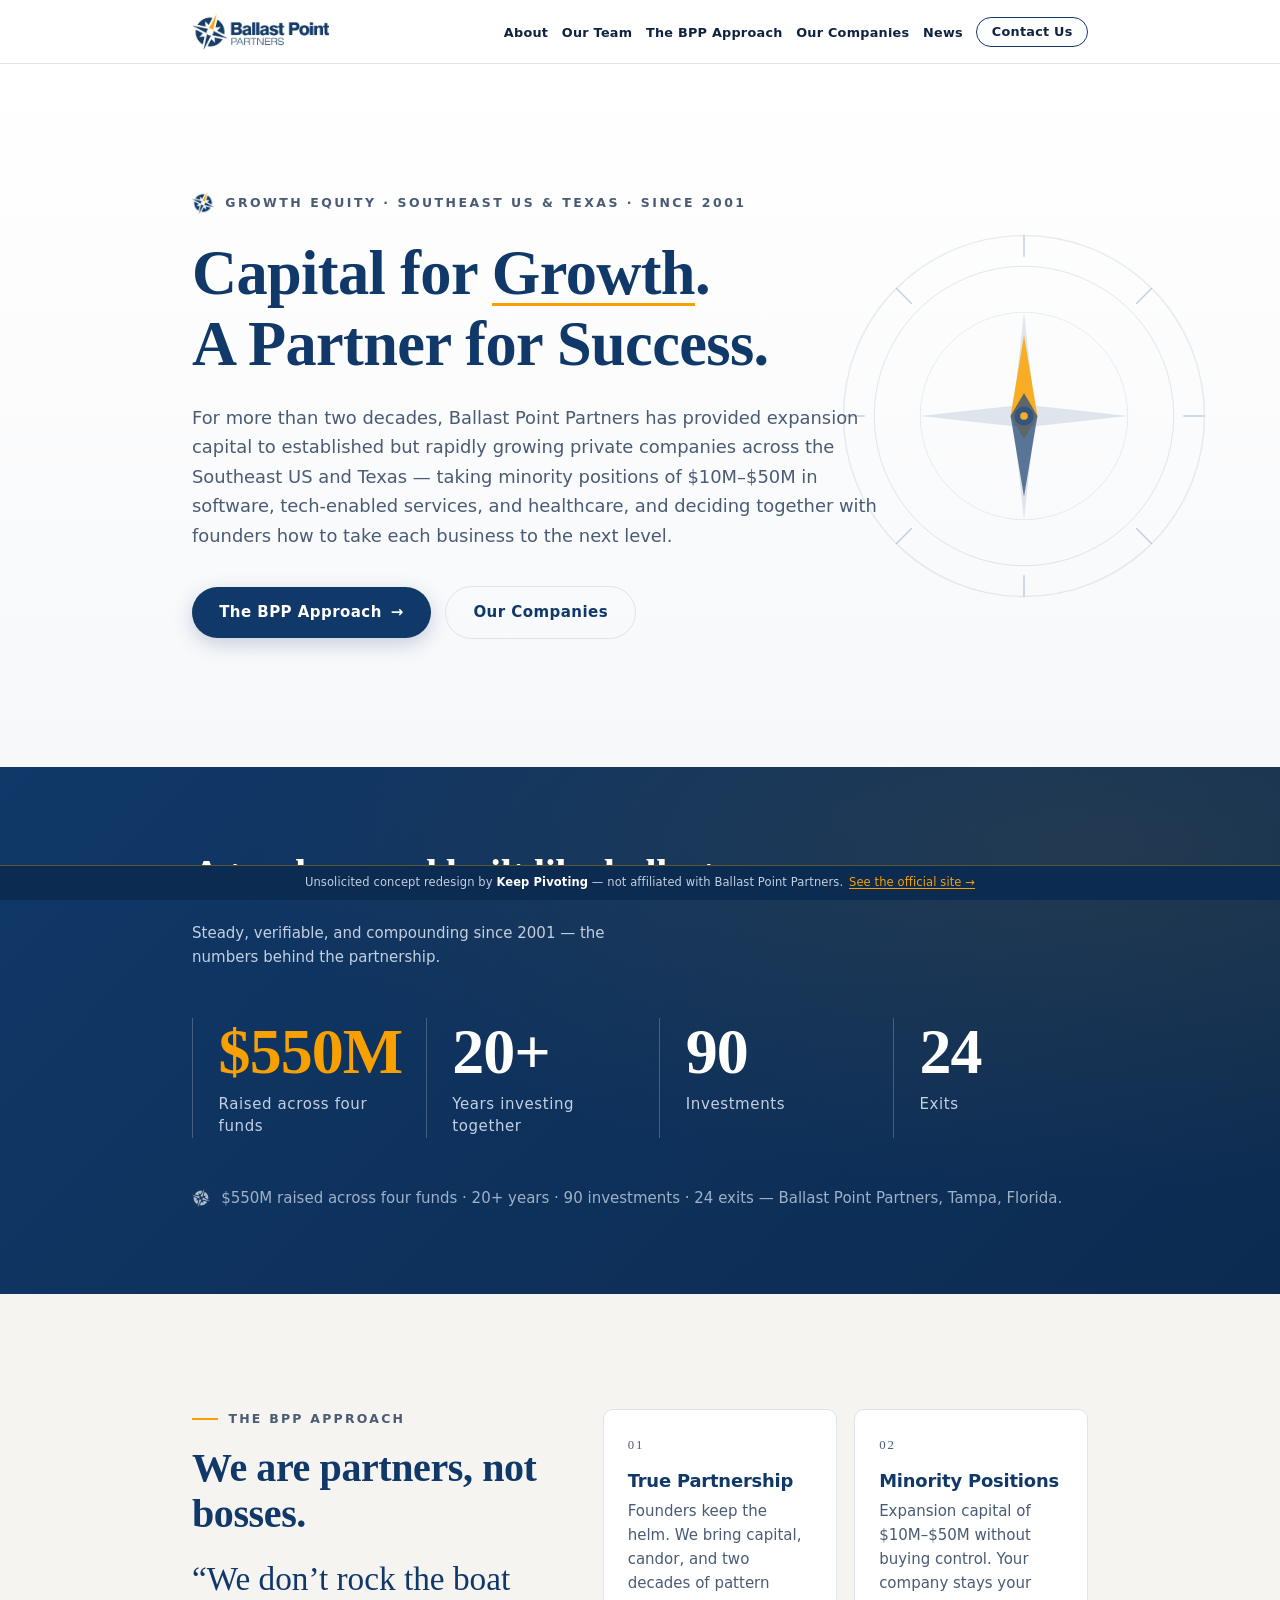
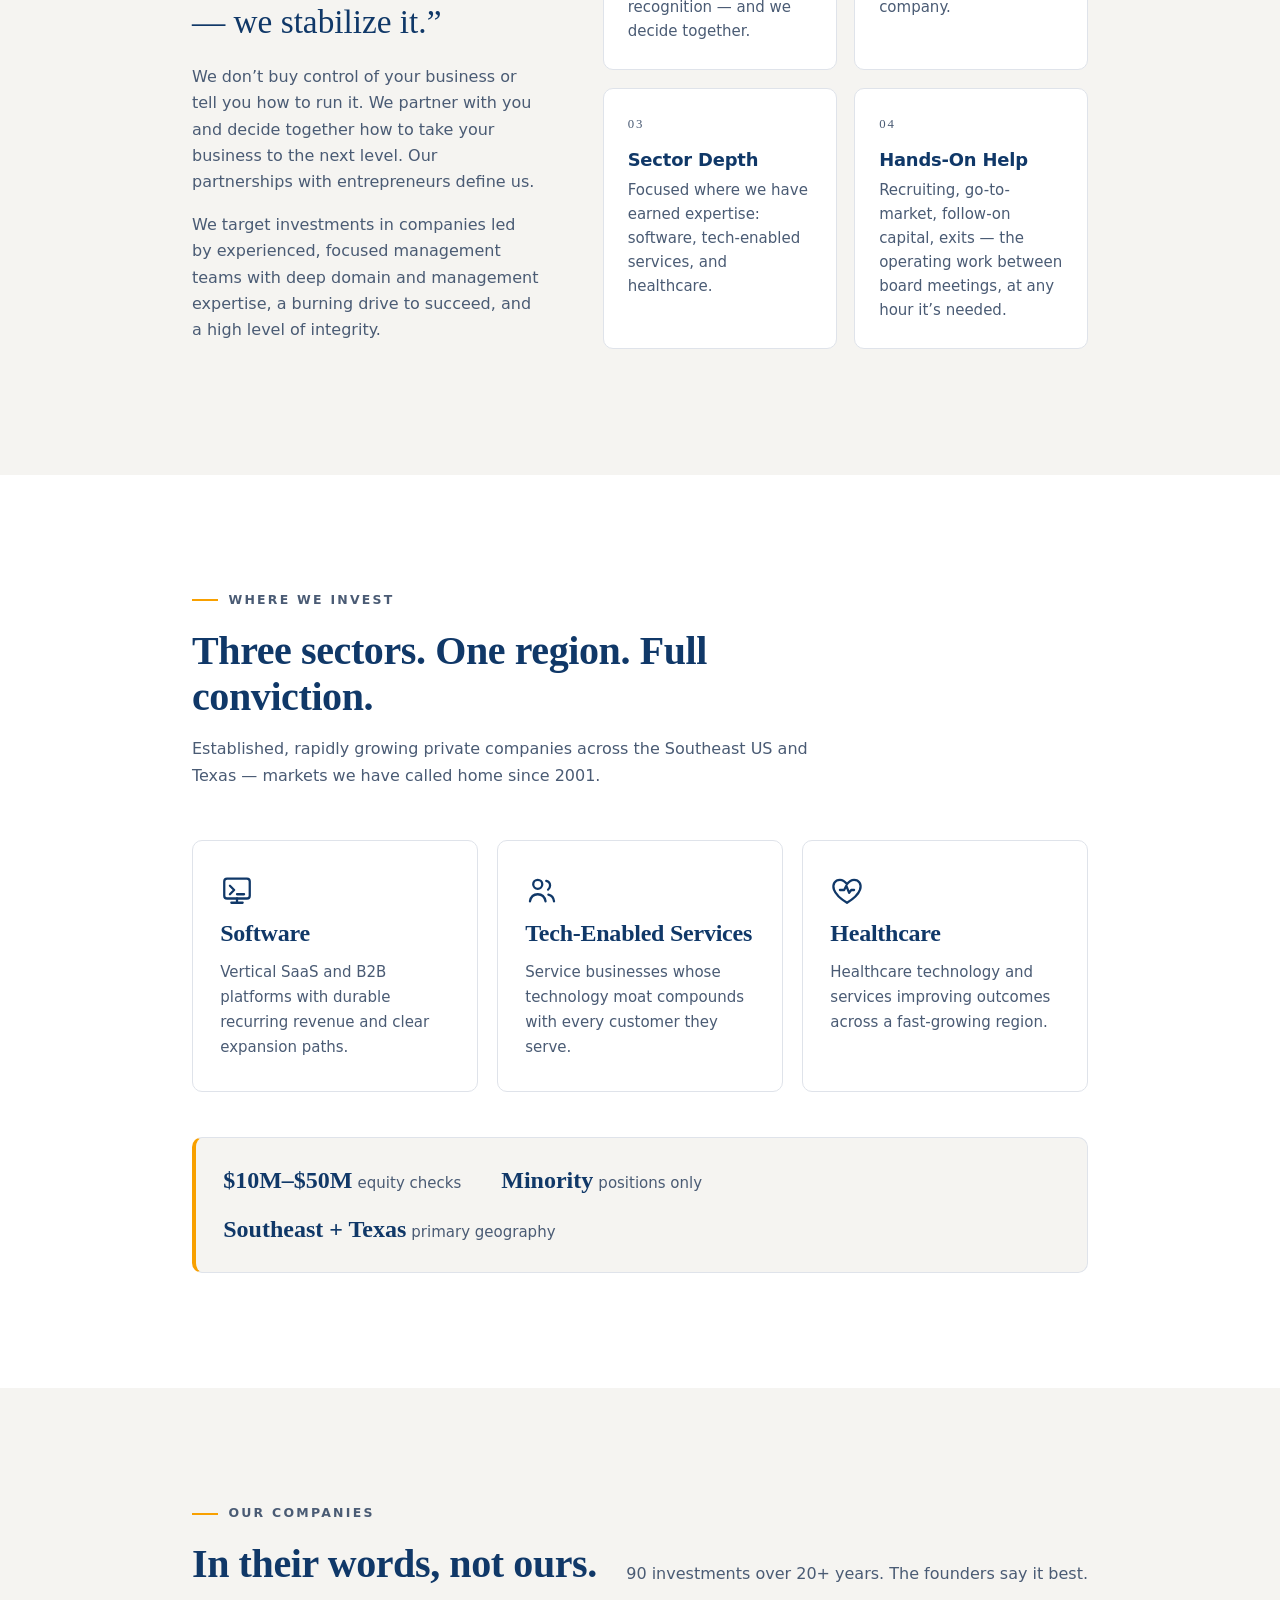
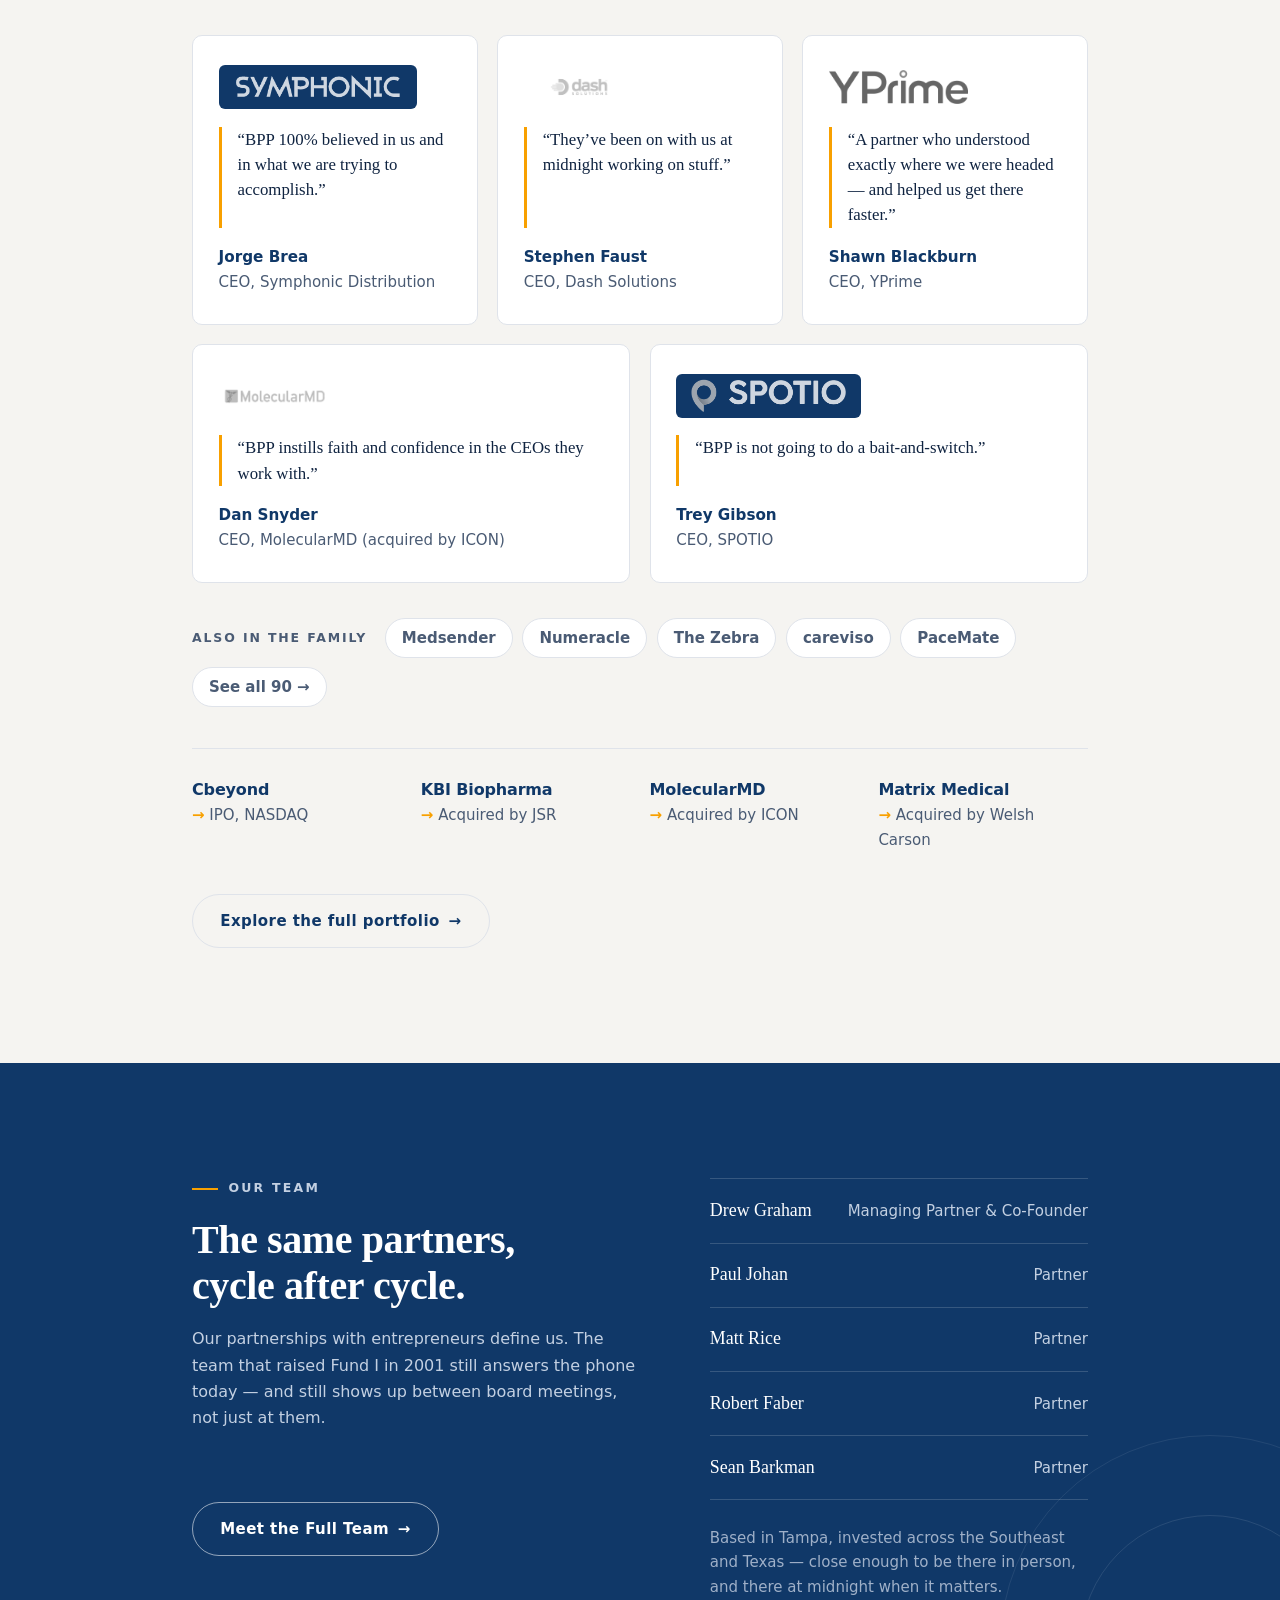
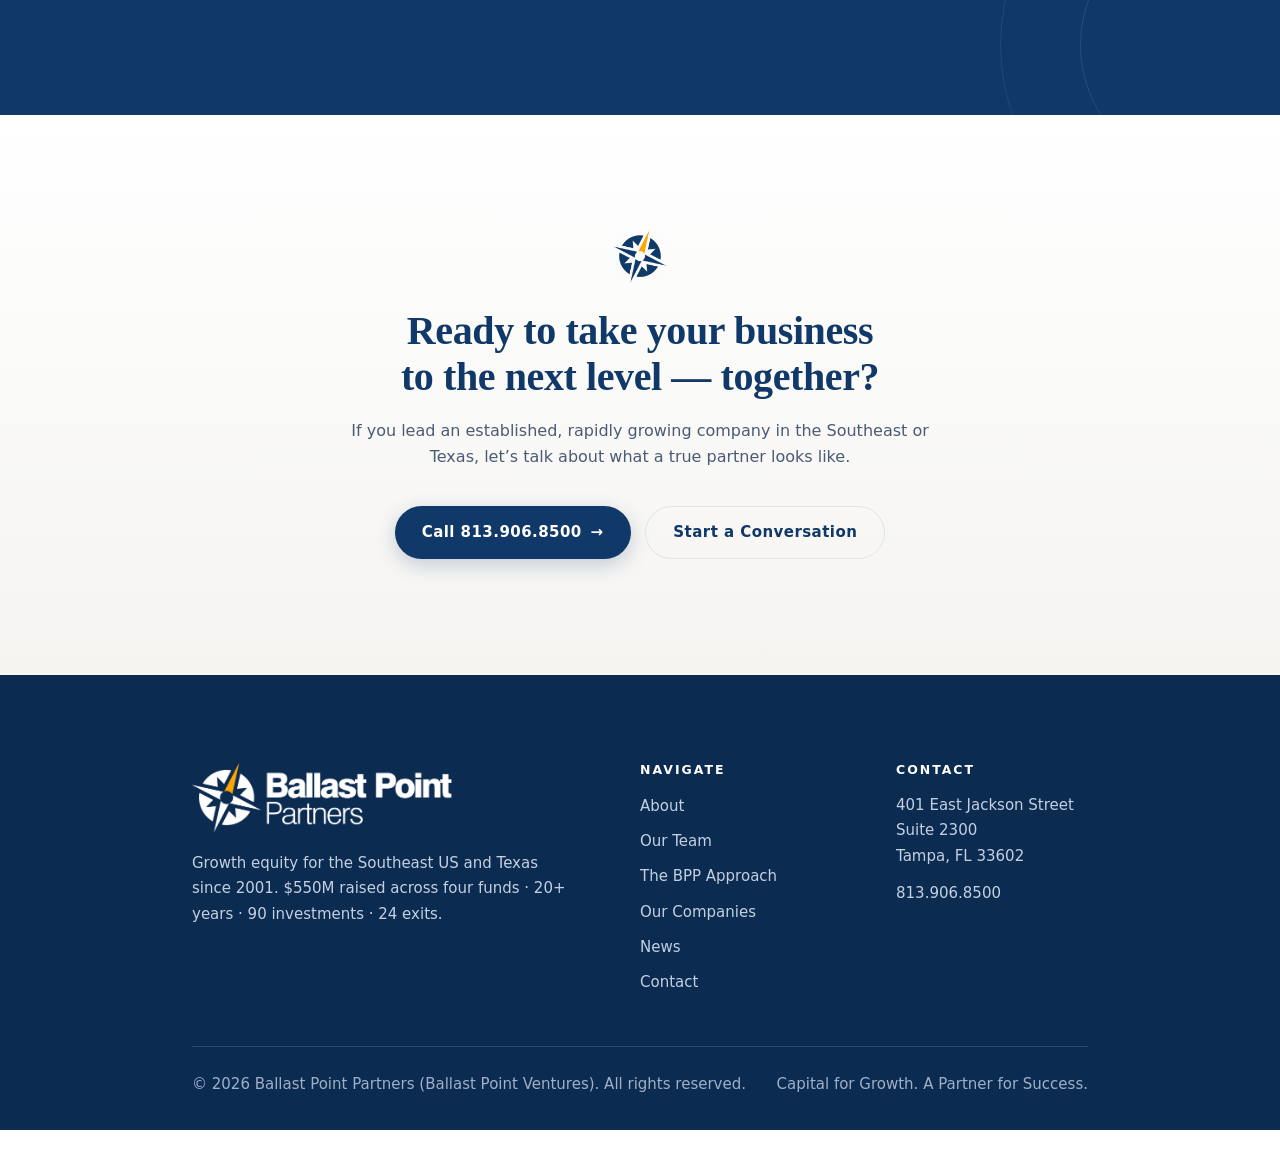
<file: index.html>
<!DOCTYPE html>
<html lang="en">
<head>
<meta charset="UTF-8">
<meta name="viewport" content="width=device-width, initial-scale=1.0">
<meta name="robots" content="noindex,nofollow,noarchive">
<title>Ballast Point Partners — Growth Equity for the Southeast &amp; Texas | Capital for Growth. A Partner for Success.</title>
<meta name="description" content="Ballast Point Partners is a Tampa-based growth equity firm investing $10M–$50M in rapidly growing software, tech-enabled services, and healthcare companies across the Southeast US and Texas. $550M raised across four funds, 20+ years, 90 investments, 24 exits.">
<meta property="og:type" content="website">
<meta property="og:site_name" content="Ballast Point Partners">
<meta property="og:title" content="Ballast Point Partners — Capital for Growth. A Partner for Success.">
<meta property="og:description" content="Growth equity for the Southeast US and Texas. $550M raised across four funds · 20+ years · 90 investments · 24 exits. Minority growth investments of $10M–$50M in software, tech-enabled services, and healthcare.">
<meta property="og:url" content="https://ballastpointpartners.com/">
<meta property="og:image" content="assets/brand/bpp-logo-2026.png">
<meta name="twitter:card" content="summary_large_image">
<meta name="twitter:title" content="Ballast Point Partners — Capital for Growth. A Partner for Success.">
<meta name="twitter:description" content="Tampa-based growth equity. $550M across four funds · 20+ years · 90 investments · 24 exits. Southeast US &amp; Texas.">
<meta name="twitter:image" content="assets/brand/bpp-logo-2026.png">
<link rel="icon" type="image/png" href="assets/brand/bpp-mark.png">
<script type="application/ld+json">
{
  "@context": "https://schema.org",
  "@type": ["Organization", "FinancialService"],
  "name": "Ballast Point Partners",
  "alternateName": "Ballast Point Ventures",
  "url": "https://ballastpointpartners.com/",
  "logo": "https://ballastpointpartners.com/assets/brand/bpp-logo-2026.png",
  "foundingDate": "2001",
  "description": "Ballast Point Partners is a Tampa, Florida growth equity firm founded in 2001. The firm has raised $550 million across four funds and provides expansion capital of $10M to $50M to rapidly growing private companies in software, tech-enabled services, and healthcare across the Southeastern United States and Texas. Over 20+ years the firm has made 90 investments and realized 24 exits, taking minority positions and partnering with — not controlling — founder-led management teams.",
  "telephone": "+1-813-906-8500",
  "address": {
    "@type": "PostalAddress",
    "streetAddress": "401 East Jackson Street, Suite 2300",
    "addressLocality": "Tampa",
    "addressRegion": "FL",
    "postalCode": "33602",
    "addressCountry": "US"
  },
  "areaServed": "Southeastern United States and Texas",
  "knowsAbout": ["Growth equity", "Expansion capital", "Software", "Tech-enabled services", "Healthcare"],
  "slogan": "Capital for Growth. A Partner for Success.",
  "employee": [
    {"@type": "Person", "name": "Drew Graham", "jobTitle": "Managing Partner"},
    {"@type": "Person", "name": "Paul Johan", "jobTitle": "Partner"},
    {"@type": "Person", "name": "Matt Rice", "jobTitle": "Partner"},
    {"@type": "Person", "name": "Robert Faber", "jobTitle": "Partner"},
    {"@type": "Person", "name": "Sean Barkman", "jobTitle": "Partner"}
  ]
}
</script>
<script>
/* Static-mode detection — runs before first paint. */
(function () {
  var isStatic = /[?&]static=1(?:&|$)/.test(window.location.search);
  var reduced = false;
  try { reduced = window.matchMedia('(prefers-reduced-motion: reduce)').matches; } catch (e) {}
  var root = document.documentElement;
  if (isStatic || reduced) { root.classList.add('static'); }
  else { root.classList.add('anim'); }
})();
</script>
<style>
/* ============ TOKENS ============ */
:root{
  --navy:#103868;
  --navy-deep:#0c2b50;
  --ink:#0f2340;
  --gold:#f8a000;
  --paper:#ffffff;
  --paper-warm:#f5f4f1;
  --hairline:#dfe3ea;
  --muted:#4a5b74;
  --muted-on-navy:#c3d0e2;
  --faint-on-navy:#9fb0c8;

  --h1:clamp(2.35rem,5.4vw,3.9rem);
  --h2:clamp(1.7rem,3.2vw,2.5rem);
  --h3:clamp(1.2rem,1.9vw,1.5rem);
  --h4:clamp(1.05rem,1.4vw,1.2rem);
  --h5:1rem;
  --h6:.85rem;
  --p:clamp(1rem,1.1vw,1.125rem);
  --small:.9375rem;
  --eyebrow:.78rem;
  --stat:clamp(2.6rem,5vw,4.1rem);

  --serif:Georgia,'Iowan Old Style','Times New Roman',Times,serif;
  --sans:-apple-system,BlinkMacSystemFont,'Helvetica Neue',system-ui,Segoe UI,Arial,sans-serif;

  --gutter:clamp(20px,15vw,200px);
  --sec-pad:clamp(72px,9vw,128px);

  --radius:10px;
  --shadow:0 10px 34px rgba(16,56,104,.10);
  --ease:cubic-bezier(.22,.61,.2,1);
}

/* ============ RESET / BASE ============ */
*,*::before,*::after{box-sizing:border-box;margin:0;padding:0}
html{scroll-behavior:smooth}
html.static{scroll-behavior:auto}
body{
  font-family:var(--sans);
  font-size:var(--p);
  line-height:1.65;
  color:var(--ink);
  background:var(--paper);
  -webkit-font-smoothing:antialiased;
  overflow-x:hidden;
}
img{max-width:100%;height:auto;display:block}
a{color:var(--navy);text-decoration:none}
ul{list-style:none}
h1,h2,h3{font-family:var(--serif);font-weight:600;line-height:1.15;color:var(--navy);letter-spacing:-.01em}
h1{font-size:var(--h1)}
h2{font-size:var(--h2)}
h3{font-size:var(--h3)}
h4{font-size:var(--h4);font-family:var(--sans);font-weight:600}
section{padding:var(--sec-pad) var(--gutter)}
.eyebrow{
  font-size:var(--eyebrow);
  letter-spacing:.18em;
  text-transform:uppercase;
  font-weight:600;
  color:var(--muted);
  display:flex;
  align-items:center;
  gap:.65rem;
  margin-bottom:1.1rem;
}
.eyebrow::before{content:"";width:26px;height:2px;background:var(--gold);flex:none}
.on-navy .eyebrow{color:var(--muted-on-navy)}
.lede{color:var(--muted);max-width:62ch}
.skip-link{position:absolute;left:-9999px;top:0;background:var(--navy);color:#fff;padding:.6rem 1rem;z-index:1000}
.skip-link:focus{left:12px;top:12px}

/* ============ NAV ============ */
.site-header{
  position:sticky;top:0;z-index:900;
  background:rgba(255,255,255,.94);
  backdrop-filter:saturate(160%) blur(10px);
  -webkit-backdrop-filter:saturate(160%) blur(10px);
  border-bottom:1px solid var(--hairline);
}
.nav-wrap{
  display:flex;align-items:center;justify-content:space-between;
  padding:.85rem var(--gutter);gap:1.5rem;
}
.brand{display:flex;align-items:center;flex:none}
.brand img{height:44px;width:auto}
.nav-links{display:flex;align-items:center;gap:clamp(.9rem,1.8vw,1.7rem)}
.nav-links a{
  font-size:var(--small);font-weight:600;color:var(--ink);
  letter-spacing:.02em;padding:.35rem 0;position:relative;white-space:nowrap;
}
.nav-links a::after{
  content:"";position:absolute;left:0;bottom:-2px;width:100%;height:2px;
  background:var(--gold);transform:scaleX(0);transform-origin:left;
  transition:transform .28s var(--ease);
}
.nav-links a:hover::after,.nav-links a:focus-visible::after{transform:scaleX(1)}
.nav-cta{
  border:1.5px solid var(--navy);border-radius:999px;
  padding:.45rem 1.15rem !important;color:var(--navy);
  transition:background .25s var(--ease),color .25s var(--ease);
}
.nav-cta::after{display:none}
.nav-cta:hover,.nav-cta:focus-visible{background:var(--navy);color:#fff}
.nav-toggle-box{display:none}
.nav-toggle{display:none;cursor:pointer;flex:none;padding:.4rem;border-radius:6px}
.nav-toggle span{display:block;width:24px;height:2px;background:var(--navy);margin:5px 0;transition:transform .25s var(--ease),opacity .25s var(--ease)}
/* Compact desktop nav so all six links fit inside var(--gutter) at 1024–1280 */
@media (min-width:1024px) and (max-width:1280px){
  .brand img{height:36px}
  .nav-links{gap:.85rem}
  .nav-links a{font-size:.8rem}
  .nav-cta{padding:.4rem .9rem !important}
}
@media (max-width:1023px){
  .brand img{height:36px}
  .nav-toggle{display:block}
  .nav-links{
    position:absolute;top:100%;left:0;right:0;
    flex-direction:column;align-items:flex-start;gap:0;
    background:#fff;border-bottom:1px solid var(--hairline);
    padding:.4rem var(--gutter) 1rem;display:none;
  }
  .nav-links a{padding:.7rem 0;width:100%;border-bottom:1px solid var(--hairline)}
  .nav-links a:last-child{border-bottom:none}
  .nav-cta{border:none;padding:.7rem 0 !important;color:var(--navy)}
  .nav-cta:hover{background:transparent;color:var(--navy)}
  .nav-toggle-box:checked ~ nav .nav-links{display:flex}
  .nav-toggle-box:checked ~ .nav-toggle span:nth-child(1){transform:translateY(7px) rotate(45deg)}
  .nav-toggle-box:checked ~ .nav-toggle span:nth-child(2){opacity:0}
  .nav-toggle-box:checked ~ .nav-toggle span:nth-child(3){transform:translateY(-7px) rotate(-45deg)}
}

/* ============ HERO ============ */
.hero{
  position:relative;overflow:hidden;
  padding-top:clamp(84px,10vw,150px);
  padding-bottom:clamp(84px,10vw,150px);
  background:linear-gradient(180deg,#fff 0%,#f7f8fa 100%);
}
.hero-inner{position:relative;z-index:2;max-width:760px}
.hero h1{margin:0 0 1.4rem}
.hero h1 .line{display:block}
.hero .w-growth{display:inline-block;color:var(--navy);position:relative}
.hero .w-growth::after{
  content:"";position:absolute;left:0;bottom:.04em;height:3px;width:100%;
  background:var(--gold);transform:scaleX(1);transform-origin:left;
}
.hero .lede{font-size:clamp(1.05rem,1.4vw,1.25rem);margin-bottom:2.2rem}
.hero-ctas{display:flex;flex-wrap:wrap;gap:.9rem;align-items:center}
.btn{
  display:inline-flex;align-items:center;gap:.55rem;
  font-weight:600;font-size:var(--small);letter-spacing:.03em;
  border-radius:999px;padding:.85rem 1.7rem;
  transition:transform .25s var(--ease),box-shadow .25s var(--ease),background .25s var(--ease),color .25s var(--ease);
}
.btn-primary{background:var(--navy);color:#fff;box-shadow:0 6px 20px rgba(16,56,104,.22)}
.btn-primary:hover,.btn-primary:focus-visible{background:var(--navy-deep);transform:translateY(-2px);box-shadow:0 10px 26px rgba(16,56,104,.3)}
.btn-ghost{border:1.5px solid var(--hairline);color:var(--navy)}
.btn-ghost:hover,.btn-ghost:focus-visible{border-color:var(--navy);transform:translateY(-2px)}
.btn .arr{transition:transform .25s var(--ease)}
.btn:hover .arr{transform:translateX(4px)}
.hero-kicker{
  font-size:var(--eyebrow);letter-spacing:.2em;text-transform:uppercase;
  color:var(--muted);font-weight:600;margin-bottom:1.4rem;
  display:flex;align-items:center;gap:.7rem;
}
.hero-kicker img{width:22px;height:22px;flex:none}
/* Compass motif — kept as the signature hero element, but held inside a
   right-side safety gutter so it is NEVER clipped at the viewport edge. */
.compass-motif{
  position:absolute;z-index:1;top:50%;
  right:clamp(24px,5vw,80px);
  width:clamp(300px,30vw,480px);
  max-width:calc(100vw - 2 * clamp(24px,5vw,80px));
  height:auto;
  transform:translateY(-50%);
  opacity:.85;pointer-events:none;
}
@media (max-width:900px){
  .compass-motif{
    opacity:.22;
    right:clamp(10px,3vw,28px);
    width:min(70vw,360px);
    max-width:calc(100vw - 2 * clamp(10px,3vw,28px));
  }
}
@media (prefers-reduced-motion:no-preference){
  html.anim .needle-g{animation:needleSettle 9s var(--ease) infinite alternate;transform-origin:center;transform-box:fill-box}
  html.anim .rose-ticks{animation:roseDrift 60s linear infinite;transform-origin:center;transform-box:fill-box}
  html.anim .w-growth{animation:riseGrowth 1s var(--ease) both .25s}
  html.anim .w-growth::after{animation:drawRule .7s var(--ease) both 1.05s}
}
@keyframes needleSettle{
  0%{transform:rotate(-4deg)}
  50%{transform:rotate(2.5deg)}
  100%{transform:rotate(-1.5deg)}
}
@keyframes roseDrift{from{transform:rotate(0deg)}to{transform:rotate(360deg)}}
@keyframes riseGrowth{from{opacity:0;transform:translateY(.45em)}to{opacity:1;transform:translateY(0)}}
@keyframes drawRule{from{transform:scaleX(0)}to{transform:scaleX(1)}}

/* ============ SCROLL REVEAL (anim-only, final state = visible) ============ */
@media (prefers-reduced-motion:no-preference){
  html.anim .reveal{opacity:0;transform:translateY(20px);transition:opacity .7s var(--ease),transform .7s var(--ease)}
  html.anim .reveal.in{opacity:1;transform:none}
  html.anim .reveal-d1.in{transition-delay:.08s}
  html.anim .reveal-d2.in{transition-delay:.16s}
  html.anim .reveal-d3.in{transition-delay:.24s}
  html.anim .reveal-d4.in{transition-delay:.32s}
}

/* Static mode: everything settles to final state */
html.static *{animation:none!important;transition:none!important}
html.static .reveal{opacity:1!important;transform:none!important}

/* ============ PROOF BAND ============ */
.proof{
  background:linear-gradient(135deg,var(--navy) 0%,var(--navy-deep) 100%);
  color:#fff;position:relative;overflow:hidden;
  padding-top:clamp(56px,6.5vw,92px);padding-bottom:clamp(56px,6.5vw,92px);
}
.proof::before{
  content:"";position:absolute;inset:0;
  background:radial-gradient(ellipse at 85% 15%,rgba(248,160,0,.09),transparent 55%);
  pointer-events:none;
}
.proof-head{display:flex;align-items:baseline;justify-content:space-between;gap:1.5rem;flex-wrap:wrap;margin-bottom:clamp(2rem,4vw,3rem)}
.proof-head h2{color:#fff;margin:0}
.proof-head p{color:var(--muted-on-navy);font-size:var(--small);max-width:44ch;margin:0}
.stats{
  display:grid;grid-template-columns:repeat(4,minmax(0,1fr));
  gap:clamp(1.4rem,3vw,2.5rem);position:relative;z-index:2;
}
.stat{border-left:1px solid rgba(255,255,255,.22);padding-left:clamp(1rem,2vw,1.6rem)}
.stat .num{
  font-family:var(--serif);font-size:var(--stat);font-weight:600;
  line-height:1.05;letter-spacing:-.015em;color:#fff;display:block;
  font-variant-numeric:tabular-nums;
}
.stat.hero-stat .num{color:var(--gold)}
.stat .lbl{
  display:block;margin-top:.55rem;font-size:var(--small);
  color:var(--muted-on-navy);letter-spacing:.04em;line-height:1.45;
}
.proof-foot{margin-top:clamp(2rem,4vw,3rem);font-size:var(--small);color:var(--faint-on-navy);display:flex;align-items:center;gap:.7rem}
.proof-foot img{width:18px;height:18px;opacity:.7;filter:brightness(0) invert(1)}
@media (max-width:900px){.stats{grid-template-columns:repeat(2,minmax(0,1fr));row-gap:2.2rem}}
@media (max-width:420px){
  .stats{gap:1.2rem}
  .stat{padding-left:.9rem}
  .stat .num{font-size:2.1rem}
}

/* ============ APPROACH ============ */
.approach{background:var(--paper-warm)}
.approach-grid{display:grid;grid-template-columns:minmax(280px,5fr) 7fr;gap:clamp(2.5rem,5vw,5rem);align-items:start}
.approach-copy .big-quote{
  font-family:var(--serif);font-size:clamp(1.5rem,2.6vw,2.1rem);
  line-height:1.3;color:var(--navy);margin:0 0 1.3rem;
}
.approach-copy p{color:var(--muted);margin-bottom:1rem;max-width:52ch}
.pillars{display:grid;grid-template-columns:repeat(2,1fr);gap:1.1rem}
.pillar{
  background:#fff;border:1px solid var(--hairline);border-radius:var(--radius);
  padding:1.6rem 1.5rem;position:relative;overflow:hidden;
  transition:transform .3s var(--ease),box-shadow .3s var(--ease),border-color .3s var(--ease);
}
.pillar::before{
  content:"";position:absolute;top:0;left:0;width:100%;height:3px;
  background:var(--gold);transform:scaleX(0);transform-origin:left;
  transition:transform .35s var(--ease);
}
.pillar:hover{transform:translateY(-4px);box-shadow:var(--shadow);border-color:transparent}
.pillar:hover::before{transform:scaleX(1)}
.pillar h3{font-size:var(--h4);font-family:var(--sans);font-weight:700;color:var(--navy);margin-bottom:.5rem}
.pillar p{font-size:var(--small);color:var(--muted);line-height:1.6}
.pillar .p-num{
  font-family:var(--serif);font-size:.8rem;color:var(--muted);
  letter-spacing:.15em;display:block;margin-bottom:.9rem;
}
@media (max-width:960px){.approach-grid{grid-template-columns:1fr}}
@media (max-width:560px){.pillars{grid-template-columns:1fr}}

/* ============ SECTORS ============ */
.sectors-head{max-width:640px;margin-bottom:clamp(2rem,4vw,3.2rem)}
.sector-cards{display:grid;grid-template-columns:repeat(3,1fr);gap:1.2rem}
.sector{
  border:1px solid var(--hairline);border-radius:var(--radius);
  padding:2rem 1.7rem;background:#fff;
  transition:transform .3s var(--ease),box-shadow .3s var(--ease);
  display:flex;flex-direction:column;gap:.8rem;
}
.sector:hover{transform:translateY(-4px);box-shadow:var(--shadow)}
.sector svg{width:34px;height:34px;stroke:var(--navy);flex:none}
.sector h3{margin:0}
.sector p{font-size:var(--small);color:var(--muted)}
.check-band{
  margin-top:clamp(2rem,3.5vw,3rem);
  border:1px solid var(--hairline);border-left:4px solid var(--gold);
  border-radius:var(--radius);background:var(--paper-warm);
  padding:1.4rem 1.7rem;display:flex;flex-wrap:wrap;gap:.6rem 2.5rem;align-items:baseline;
}
.check-band strong{font-family:var(--serif);font-size:var(--h3);color:var(--navy);font-weight:600}
.check-band span{font-size:var(--small);color:var(--muted)}
@media (max-width:860px){.sector-cards{grid-template-columns:1fr}}

/* ============ PORTFOLIO ============ */
.portfolio{background:var(--paper-warm)}
.port-head{display:flex;justify-content:space-between;align-items:flex-end;gap:1.5rem;flex-wrap:wrap;margin-bottom:clamp(2rem,4vw,3rem)}
.port-head .lede{margin:0}
.featured{display:grid;grid-template-columns:repeat(3,1fr);gap:1.2rem;margin-bottom:1.2rem}
.f-card{
  background:#fff;border:1px solid var(--hairline);border-radius:var(--radius);
  padding:1.8rem 1.6rem;display:flex;flex-direction:column;gap:1.1rem;
  transition:transform .3s var(--ease),box-shadow .3s var(--ease);
}
.f-card:hover{transform:translateY(-5px);box-shadow:var(--shadow)}
.f-card .logo-slot{height:44px;display:flex;align-items:center}
.f-card .logo-slot img{
  max-height:34px;width:auto;max-width:170px;object-fit:contain;
  filter:grayscale(1) opacity(.6);
  transition:filter .35s var(--ease);
}
.f-card:hover .logo-slot img{filter:grayscale(0) opacity(1)}
/* White-artwork logos (Symphonic, SPOTIO) sit on a navy chip so they read on light cards */
.logo-slot.logo-dark{background:var(--navy);border-radius:6px;padding:.5rem .9rem;width:max-content;max-width:100%}
.logo-slot.logo-dark img{filter:grayscale(1) opacity(.8)}
.f-card:hover .logo-slot.logo-dark img{filter:grayscale(0) opacity(1)}
.f-card .logo-slot{transition:transform .3s var(--ease)}
.f-card .logo-slot:hover{transform:translateY(-2px)}
.f-card blockquote{
  font-family:var(--serif);font-size:1.05rem;line-height:1.5;color:var(--ink);
  border-left:3px solid var(--gold);padding-left:1rem;flex:1;
}
.f-card cite{font-style:normal;font-size:var(--small);color:var(--muted)}
.f-card cite strong{color:var(--navy);display:block;font-size:.95rem}
.featured-2{grid-template-columns:repeat(2,1fr)}
@media (max-width:960px){.featured{grid-template-columns:1fr}.featured-2{grid-template-columns:1fr}}
.more-names{
  margin-top:2.2rem;display:flex;flex-wrap:wrap;gap:.6rem;align-items:center;
}
.more-names .tag{
  border:1px solid var(--hairline);background:#fff;border-radius:999px;
  padding:.4rem 1rem;font-size:var(--small);color:var(--muted);font-weight:600;
  transition:color .25s var(--ease),border-color .25s var(--ease),transform .25s var(--ease);
}
.more-names .tag:hover{color:var(--navy);border-color:var(--navy);transform:translateY(-2px)}
.more-label{font-size:var(--eyebrow);letter-spacing:.15em;text-transform:uppercase;font-weight:700;color:var(--muted);margin-right:.5rem}
.exits{
  margin-top:2.6rem;border-top:1px solid var(--hairline);padding-top:2rem;
  display:grid;grid-template-columns:repeat(4,1fr);gap:1.2rem;
}
.exit h3{font-size:1rem;font-family:var(--sans);font-weight:700;color:var(--navy);margin-bottom:.2rem}
.exit p{font-size:var(--small);color:var(--muted)}
.exit .arrow{color:var(--gold);font-weight:700}
.exit a.exit-link{color:inherit;display:block;transition:transform .25s var(--ease)}
.exit a.exit-link:hover{transform:translateY(-2px)}
.exit a.exit-link:hover h3{text-decoration:underline}
.port-cta{margin-top:2.6rem}
@media (max-width:860px){.exits{grid-template-columns:repeat(2,1fr)}}
@media (max-width:480px){.exits{grid-template-columns:1fr}}

/* ============ TEAM ============ */
.team{background:var(--navy);color:#fff;position:relative;overflow:hidden}
.team::after{
  content:"";position:absolute;right:-140px;bottom:-140px;width:420px;height:420px;
  border:1px solid rgba(255,255,255,.08);border-radius:50%;pointer-events:none;
}
.team::before{
  content:"";position:absolute;right:-60px;bottom:-60px;width:260px;height:260px;
  border:1px solid rgba(255,255,255,.10);border-radius:50%;pointer-events:none;
}
.team h2{color:#fff;max-width:20ch}
.team .lede{color:var(--muted-on-navy);margin:1.1rem 0 2.4rem}
.team-grid{display:grid;grid-template-columns:6fr 5fr;gap:clamp(2.5rem,5vw,5rem);align-items:start;position:relative;z-index:2}
.partner-list{display:grid;gap:0}
.partner{
  display:flex;flex-wrap:wrap;justify-content:space-between;align-items:baseline;gap:.2rem 1rem;
  padding:1.05rem 0;border-bottom:1px solid rgba(255,255,255,.16);
  transition:padding-left .3s var(--ease);
}
@media (max-width:560px){.partner .p-role{white-space:normal}}
.partner:first-child{border-top:1px solid rgba(255,255,255,.16)}
.partner:hover{padding-left:.6rem}
.partner .p-name{font-family:var(--serif);font-size:var(--h4);color:#fff}
.partner .p-role{font-size:var(--small);color:var(--muted-on-navy);white-space:nowrap}
.team-note{font-size:var(--small);color:var(--faint-on-navy);margin-top:1.6rem;max-width:46ch}
.team .btn-light{border:1.5px solid rgba(255,255,255,.55);color:#fff;margin-top:2rem}
.team .btn-light:hover,.team .btn-light:focus-visible{background:#fff;color:var(--navy);transform:translateY(-2px)}
@media (max-width:900px){.team-grid{grid-template-columns:1fr}}

/* ============ CTA ============ */
.cta{
  text-align:center;background:linear-gradient(180deg,#fff 0%,var(--paper-warm) 100%);
}
.cta .mark{width:52px;height:52px;margin:0 auto 1.6rem}
.cta h2{max-width:24ch;margin:0 auto 1.1rem}
.cta .lede{margin:0 auto 2.2rem}
.cta-row{display:flex;justify-content:center;gap:.9rem;flex-wrap:wrap}

/* ============ FOOTER ============ */
.site-footer{background:var(--navy-deep);color:var(--muted-on-navy);padding:clamp(56px,7vw,88px) var(--gutter) 32px}
.footer-grid{display:grid;grid-template-columns:2fr 1fr 1fr;gap:clamp(2rem,5vw,4.5rem);padding-bottom:2.6rem;border-bottom:1px solid rgba(255,255,255,.14)}
.site-footer img.f-logo{width:min(260px,80%);height:auto;margin-bottom:1.2rem}
.site-footer p{font-size:var(--small);line-height:1.7}
.site-footer h3{font-family:var(--sans);font-size:var(--eyebrow);letter-spacing:.16em;text-transform:uppercase;color:#fff;font-weight:700;margin-bottom:1rem}
.site-footer ul li{margin-bottom:.55rem}
.site-footer a{color:var(--muted-on-navy);font-size:var(--small);transition:color .25s var(--ease)}
.site-footer a:hover,.site-footer a:focus-visible{color:#fff}
.footer-bottom{
  display:flex;justify-content:space-between;gap:1rem;flex-wrap:wrap;
  padding-top:1.6rem;font-size:.78rem;color:var(--faint-on-navy);
}
address{font-style:normal}
@media (max-width:760px){.footer-grid{grid-template-columns:1fr}}

/* Focus visibility */
:focus-visible{outline:2px solid var(--gold);outline-offset:3px}

/* ============ CONCEPT-DISCLAIMER STRIP (Keep Pivoting, Category A) ============ */
body{padding-bottom:40px}
#varv-disclaimer{
  position:fixed;left:0;right:0;bottom:0;z-index:2147482000;
  display:flex;justify-content:center;align-items:center;gap:.5em;flex-wrap:wrap;
  padding:9px 16px;font-family:var(--sans);
  font-size:11.5px;line-height:1.35;letter-spacing:.01em;text-align:center;
  background:#0c2b50;color:#c3d0e2;border-top:1px solid rgba(248,160,0,.35);
}
#varv-disclaimer a{color:#f8a000;text-decoration:underline;text-underline-offset:2px}
#varv-disclaimer b{color:#fff;font-weight:600}
@media (max-width:560px){#varv-disclaimer{font-size:10.5px;padding:7px 12px}body{padding-bottom:58px}}

/* ============ KEEP PIVOTING POPUP ============ */
#varv-popup{
  position:fixed;right:20px;bottom:52px;z-index:2147483000;
  width:340px;max-width:calc(100vw - 32px);box-sizing:border-box;
  opacity:0;visibility:hidden;pointer-events:none;transform:translateY(14px);
  color:#14151a;background:rgba(252,252,251,.96);
  -webkit-backdrop-filter:saturate(1.1) blur(8px);backdrop-filter:saturate(1.1) blur(8px);
  border:1px solid rgba(20,21,26,.14);border-radius:16px;
  box-shadow:0 18px 50px -12px rgba(15,16,20,.34),0 2px 8px -2px rgba(15,16,20,.18);
  font-family:var(--sans);-webkit-font-smoothing:antialiased;overflow:hidden;
}
#varv-popup.is-open{opacity:1;visibility:visible;pointer-events:auto;transform:translateY(0);transition:opacity .5s ease,transform .5s cubic-bezier(.22,.61,.36,1)}
#varv-popup.varv-static,#varv-popup.varv-static.is-open{transition:none !important}
@media (prefers-reduced-motion:reduce){#varv-popup,#varv-popup.is-open{transition:none !important}}
#varv-popup .vp-inner{padding:14px 14px 16px}
#varv-popup .vp-media{position:relative;margin:0 0 12px;border-radius:11px;overflow:hidden;background:#0c2b50;aspect-ratio:16/10}
#varv-popup .vp-media img{display:block;width:100%;height:100%;object-fit:cover}
#varv-popup .vp-tag{margin:0 2px 12px;font-size:14px;line-height:1.4;font-weight:560;letter-spacing:-.005em;color:inherit}
#varv-popup .vp-ai{display:grid;gap:7px;margin:0 0 11px}
#varv-popup .vp-ai a{display:flex;align-items:center;justify-content:center;gap:8px;text-decoration:none;text-align:center;padding:10px 12px;border-radius:10px;font-size:13px;font-weight:600;letter-spacing:-.005em;color:inherit;background:rgba(20,21,26,.035);border:1px solid rgba(20,21,26,.16);transition:background .15s ease,border-color .15s ease,transform .05s ease}
#varv-popup .vp-ai a:hover{background:rgba(20,21,26,.075);border-color:rgba(20,21,26,.3)}
#varv-popup .vp-ai a:active{transform:translateY(.5px)}
#varv-popup.varv-static .vp-ai a{transition:none}
#varv-popup .vp-ai .vp-dot{width:7px;height:7px;border-radius:50%;flex:none}
#varv-popup .vp-book{display:flex;align-items:center;justify-content:center;gap:6px;text-decoration:none;text-align:center;padding:12px 14px;border-radius:11px;font-size:14px;font-weight:700;letter-spacing:-.01em;color:#fff;background:#103868;border:1px solid #103868;transition:opacity .15s ease,transform .05s ease}
#varv-popup .vp-book:hover{opacity:.9}
#varv-popup .vp-book:active{transform:translateY(.5px)}
#varv-popup.varv-static .vp-book{transition:none}
#varv-popup .vp-close{position:absolute;top:8px;right:8px;z-index:2;width:28px;height:28px;padding:0;display:flex;align-items:center;justify-content:center;border-radius:50%;cursor:pointer;color:#fff;background:rgba(12,13,16,.5);border:0;font-size:15px;line-height:1}
#varv-popup .vp-close:hover{background:rgba(12,13,16,.72)}
#varv-popup a:focus-visible,#varv-popup button:focus-visible{outline:2px solid var(--gold);outline-offset:2px}
@media (max-width:400px){#varv-popup{right:12px;left:12px;bottom:56px;width:auto}}
</style>
</head>
<body>
<a class="skip-link" href="#main">Skip to content</a>

<!-- ============ NAV ============ -->
<header class="site-header">
  <div class="nav-wrap">
    <a class="brand" href="index.html" aria-label="Ballast Point Partners home">
      <img src="assets/brand/bpp-logo-2026.png" alt="Ballast Point Partners — mariner's compass logo" width="2560" height="674">
    </a>
    <input type="checkbox" id="nav-t" class="nav-toggle-box" aria-hidden="true">
    <label for="nav-t" class="nav-toggle" aria-label="Toggle navigation menu">
      <span></span><span></span><span></span>
    </label>
    <nav aria-label="Primary">
      <ul class="nav-links">
        <li><a href="about.html">About</a></li>
        <li><a href="team.html">Our Team</a></li>
        <li><a href="approach.html">The BPP Approach</a></li>
        <li><a href="companies.html">Our Companies</a></li>
        <li><a href="news.html">News</a></li>
        <li><a class="nav-cta" href="contact.html">Contact Us</a></li>
      </ul>
    </nav>
  </div>
</header>

<main id="main">

<!-- ============ HERO ============ -->
<section class="hero" aria-labelledby="hero-h">
  <!-- Compass motif (abstract rose + gold needle), quietly nautical -->
  <svg class="compass-motif" viewBox="0 0 400 400" fill="none" aria-hidden="true" focusable="false">
    <circle cx="200" cy="200" r="188" stroke="#103868" stroke-opacity=".10" stroke-width="1.5"/>
    <circle cx="200" cy="200" r="156" stroke="#103868" stroke-opacity=".14" stroke-width="1"/>
    <circle cx="200" cy="200" r="108" stroke="#103868" stroke-opacity=".10" stroke-width="1"/>
    <g class="rose-ticks" stroke="#103868" stroke-opacity=".28" stroke-width="1.5">
      <line x1="200" y1="12" x2="200" y2="34"/><line x1="200" y1="366" x2="200" y2="388"/>
      <line x1="12" y1="200" x2="34" y2="200"/><line x1="366" y1="200" x2="388" y2="200"/>
      <line x1="67" y1="67" x2="83" y2="83"/><line x1="317" y1="317" x2="333" y2="333"/>
      <line x1="333" y1="67" x2="317" y2="83"/><line x1="83" y1="317" x2="67" y2="333"/>
    </g>
    <g fill="#103868" fill-opacity=".14">
      <path d="M200 92 L212 200 L200 214 L188 200 Z"/>
      <path d="M200 308 L188 200 L200 186 L212 200 Z"/>
      <path d="M92 200 L200 188 L214 200 L200 212 Z"/>
      <path d="M308 200 L200 212 L186 200 L200 188 Z"/>
    </g>
    <g class="needle-g">
      <path d="M200 116 L214 200 L200 224 L186 200 Z" fill="#f8a000"/>
      <path d="M200 284 L186 200 L200 176 L214 200 Z" fill="#103868" fill-opacity=".78"/>
      <circle cx="200" cy="200" r="10" fill="#103868"/>
      <circle cx="200" cy="200" r="4" fill="#f8a000"/>
    </g>
  </svg>

  <div class="hero-inner">
    <p class="hero-kicker">
      <img src="assets/brand/bpp-mark.png" alt="" aria-hidden="true" width="192" height="192">
      Growth Equity · Southeast US &amp; Texas · Since 2001
    </p>
    <h1 id="hero-h">
      <span class="line">Capital for <span class="w-growth">Growth</span>.</span>
      <span class="line">A Partner for Success.</span>
    </h1>
    <p class="lede">For more than two decades, Ballast Point Partners has provided expansion capital to established but rapidly growing private companies across the Southeast US and Texas — taking minority positions of $10M–$50M in software, tech&#8209;enabled services, and healthcare, and deciding together with founders how to take each business to the next level.</p>
    <div class="hero-ctas">
      <a class="btn btn-primary" href="approach.html">The BPP Approach <span class="arr" aria-hidden="true">&rarr;</span></a>
      <a class="btn btn-ghost" href="companies.html">Our Companies</a>
    </div>
  </div>
</section>

<!-- ============ PROOF BAND (the anti-defect) ============ -->
<section class="proof on-navy" aria-labelledby="proof-h">
  <div class="proof-head reveal">
    <h2 id="proof-h">A track record built like ballast.</h2>
    <p>Steady, verifiable, and compounding since 2001 — the numbers behind the partnership.</p>
  </div>
  <div class="stats">
    <div class="stat hero-stat reveal">
      <span class="num"><span class="count" data-count="550" data-prefix="$" data-suffix="M">$550M</span></span>
      <span class="lbl">Raised across four funds</span>
    </div>
    <div class="stat reveal reveal-d1">
      <span class="num"><span class="count" data-count="20" data-suffix="+">20+</span></span>
      <span class="lbl">Years investing together</span>
    </div>
    <div class="stat reveal reveal-d2">
      <span class="num"><span class="count" data-count="90">90</span></span>
      <span class="lbl">Investments</span>
    </div>
    <div class="stat reveal reveal-d3">
      <span class="num"><span class="count" data-count="24">24</span></span>
      <span class="lbl">Exits</span>
    </div>
  </div>
  <p class="proof-foot reveal">
    <img src="assets/brand/bpp-mark.png" alt="" aria-hidden="true" width="192" height="192">
    $550M raised across four funds &middot; 20+ years &middot; 90 investments &middot; 24 exits — Ballast Point Partners, Tampa, Florida.
  </p>
</section>

<!-- ============ APPROACH ============ -->
<section class="approach" id="approach" aria-labelledby="approach-h">
  <div class="approach-grid">
    <div class="approach-copy reveal">
      <p class="eyebrow">The BPP Approach</p>
      <h2 id="approach-h" style="margin-bottom:1.2rem">We are partners, not bosses.</h2>
      <p class="big-quote">&ldquo;We don&rsquo;t rock the boat &mdash; we stabilize it.&rdquo;</p>
      <p>We don&rsquo;t buy control of your business or tell you how to run it. We partner with you and decide together how to take your business to the next level. Our partnerships with entrepreneurs define us.</p>
      <p>We target investments in companies led by experienced, focused management teams with deep domain and management expertise, a burning drive to succeed, and a high level of integrity.</p>
    </div>
    <div class="pillars">
      <article class="pillar reveal">
        <span class="p-num">01</span>
        <h3>True Partnership</h3>
        <p>Founders keep the helm. We bring capital, candor, and two decades of pattern recognition — and we decide together.</p>
      </article>
      <article class="pillar reveal reveal-d1">
        <span class="p-num">02</span>
        <h3>Minority Positions</h3>
        <p>Expansion capital of $10M–$50M without buying control. Your company stays your company.</p>
      </article>
      <article class="pillar reveal reveal-d2">
        <span class="p-num">03</span>
        <h3>Sector Depth</h3>
        <p>Focused where we have earned expertise: software, tech-enabled services, and healthcare.</p>
      </article>
      <article class="pillar reveal reveal-d3">
        <span class="p-num">04</span>
        <h3>Hands-On Help</h3>
        <p>Recruiting, go-to-market, follow-on capital, exits — the operating work between board meetings, at any hour it&rsquo;s needed.</p>
      </article>
    </div>
  </div>
</section>

<!-- ============ SECTORS ============ -->
<section id="sectors" aria-labelledby="sectors-h">
  <div class="sectors-head reveal">
    <p class="eyebrow">Where We Invest</p>
    <h2 id="sectors-h" style="margin-bottom:1rem">Three sectors. One region. Full conviction.</h2>
    <p class="lede">Established, rapidly growing private companies across the Southeast US and Texas — markets we have called home since 2001.</p>
  </div>
  <div class="sector-cards">
    <article class="sector reveal">
      <svg viewBox="0 0 24 24" fill="none" stroke-width="1.6" stroke-linecap="round" stroke-linejoin="round" aria-hidden="true"><rect x="3" y="4" width="18" height="14" rx="2"/><path d="M8 21h8M12 18v3M7 9l3 3-3 3M12 15h5"/></svg>
      <h3>Software</h3>
      <p>Vertical SaaS and B2B platforms with durable recurring revenue and clear expansion paths.</p>
    </article>
    <article class="sector reveal reveal-d1">
      <svg viewBox="0 0 24 24" fill="none" stroke-width="1.6" stroke-linecap="round" stroke-linejoin="round" aria-hidden="true"><circle cx="9" cy="8" r="3.2"/><path d="M3.5 20c.6-3.2 2.8-5 5.5-5s4.9 1.8 5.5 5M15 5.5c1.6.4 2.7 1.7 2.7 3.4 0 1.2-.5 2.2-1.4 2.8M16.5 15.2c2.2.5 3.7 2 4 4.8"/></svg>
      <h3>Tech-Enabled Services</h3>
      <p>Service businesses whose technology moat compounds with every customer they serve.</p>
    </article>
    <article class="sector reveal reveal-d2">
      <svg viewBox="0 0 24 24" fill="none" stroke-width="1.6" stroke-linecap="round" stroke-linejoin="round" aria-hidden="true"><path d="M12 21s-7.5-4.6-9.2-9.3C1.5 8 3.6 4.8 7 4.8c2 0 3.5 1 5 3 1.5-2 3-3 5-3 3.4 0 5.5 3.2 4.2 6.9C19.5 16.4 12 21 12 21z"/><path d="M7 12h3l1.5-3 2 5L15 12h2"/></svg>
      <h3>Healthcare</h3>
      <p>Healthcare technology and services improving outcomes across a fast-growing region.</p>
    </article>
  </div>
  <div class="check-band reveal">
    <div><strong>$10M&ndash;$50M</strong> <span>equity checks</span></div>
    <div><strong>Minority</strong> <span>positions only</span></div>
    <div><strong>Southeast + Texas</strong> <span>primary geography</span></div>
  </div>
</section>

<!-- ============ PORTFOLIO ============ -->
<section class="portfolio" id="companies" aria-labelledby="port-h">
  <div class="port-head reveal">
    <div>
      <p class="eyebrow">Our Companies</p>
      <h2 id="port-h">In their words, not ours.</h2>
    </div>
    <p class="lede">90 investments over 20+ years. The founders say it best.</p>
  </div>

  <div class="featured">
    <article class="f-card reveal">
      <a class="logo-slot logo-dark" href="https://symphonic.com/" target="_blank" rel="noopener" aria-label="Visit Symphonic Distribution"><img src="assets/logos/symphonic.png" alt="Symphonic Distribution logo" width="600" height="114"></a>
      <blockquote>&ldquo;BPP 100% believed in us and in what we are trying to accomplish.&rdquo;</blockquote>
      <cite><strong>Jorge Brea</strong>CEO, Symphonic Distribution</cite>
    </article>
    <article class="f-card reveal reveal-d1">
      <a class="logo-slot" href="https://in-prepaid.com/" target="_blank" rel="noopener" aria-label="Visit Dash Solutions"><img src="assets/logos/dash-gray.png" alt="Dash Solutions logo" width="968" height="299"></a>
      <blockquote>&ldquo;They&rsquo;ve been on with us at midnight working on stuff.&rdquo;</blockquote>
      <cite><strong>Stephen Faust</strong>CEO, Dash Solutions</cite>
    </article>
    <article class="f-card reveal reveal-d2">
      <a class="logo-slot" href="https://www.yprime.com/" target="_blank" rel="noopener" aria-label="Visit YPrime"><img src="assets/logos/yprime.png" alt="YPrime logo" width="720" height="176"></a>
      <blockquote>&ldquo;A partner who understood exactly where we were headed &mdash; and helped us get there faster.&rdquo;</blockquote>
      <cite><strong>Shawn Blackburn</strong>CEO, YPrime</cite>
    </article>
  </div>
  <div class="featured featured-2">
    <article class="f-card reveal">
      <a class="logo-slot" href="https://www.iconplc.com/services/laboratories/specialty-laboratories/" target="_blank" rel="noopener" aria-label="Visit MolecularMD (now part of ICON)"><img src="assets/logos/molecularmd.png" alt="MolecularMD logo" width="968" height="299"></a>
      <blockquote>&ldquo;BPP instills faith and confidence in the CEOs they work with.&rdquo;</blockquote>
      <cite><strong>Dan Snyder</strong>CEO, MolecularMD (acquired by ICON)</cite>
    </article>
    <article class="f-card reveal reveal-d1">
      <a class="logo-slot logo-dark" href="https://spotio.com/" target="_blank" rel="noopener" aria-label="Visit SPOTIO"><img src="assets/logos/spotio.png" alt="SPOTIO logo" width="600" height="131"></a>
      <blockquote>&ldquo;BPP is not going to do a bait-and-switch.&rdquo;</blockquote>
      <cite><strong>Trey Gibson</strong>CEO, SPOTIO</cite>
    </article>
  </div>

  <div class="more-names reveal" aria-label="Additional portfolio companies">
    <span class="more-label">Also in the family</span>
    <a class="tag" href="https://www.medsender.com/" target="_blank" rel="noopener">Medsender</a>
    <a class="tag" href="http://www.numeracle.com" target="_blank" rel="noopener">Numeracle</a>
    <a class="tag" href="https://www.thezebra.com/" target="_blank" rel="noopener">The Zebra</a>
    <a class="tag" href="https://careviso.com/" target="_blank" rel="noopener">careviso</a>
    <a class="tag" href="https://pacemate.com/" target="_blank" rel="noopener">PaceMate</a>
    <a class="tag" href="companies.html">See all 90 &rarr;</a>
  </div>

  <div class="exits reveal">
    <article class="exit"><h3>Cbeyond</h3><p><span class="arrow">&rarr;</span> IPO, NASDAQ</p></article>
    <article class="exit"><a class="exit-link" href="https://www.kbibiopharma.com/" target="_blank" rel="noopener"><h3>KBI Biopharma</h3><p><span class="arrow">&rarr;</span> Acquired by JSR</p></a></article>
    <article class="exit"><a class="exit-link" href="https://www.iconplc.com/services/laboratories/specialty-laboratories/" target="_blank" rel="noopener"><h3>MolecularMD</h3><p><span class="arrow">&rarr;</span> Acquired by ICON</p></a></article>
    <article class="exit"><a class="exit-link" href="https://matrixmedicalnetwork.com/" target="_blank" rel="noopener"><h3>Matrix Medical</h3><p><span class="arrow">&rarr;</span> Acquired by Welsh Carson</p></a></article>
  </div>
  <div class="port-cta reveal">
    <a class="btn btn-ghost" href="companies.html">Explore the full portfolio <span class="arr" aria-hidden="true">&rarr;</span></a>
  </div>
</section>

<!-- ============ TEAM ============ -->
<section class="team on-navy" id="team" aria-labelledby="team-h">
  <div class="team-grid">
    <div class="reveal">
      <p class="eyebrow">Our Team</p>
      <h2 id="team-h">The same partners, cycle after cycle.</h2>
      <p class="lede">Our partnerships with entrepreneurs define us. The team that raised Fund I in 2001 still answers the phone today &mdash; and still shows up between board meetings, not just at them.</p>
      <a class="btn btn-light" href="team.html">Meet the Full Team <span class="arr" aria-hidden="true">&rarr;</span></a>
    </div>
    <div class="reveal reveal-d1">
      <ul class="partner-list">
        <li class="partner"><span class="p-name">Drew Graham</span><span class="p-role">Managing Partner &amp; Co&#8209;Founder</span></li>
        <li class="partner"><span class="p-name">Paul Johan</span><span class="p-role">Partner</span></li>
        <li class="partner"><span class="p-name">Matt Rice</span><span class="p-role">Partner</span></li>
        <li class="partner"><span class="p-name">Robert Faber</span><span class="p-role">Partner</span></li>
        <li class="partner"><span class="p-name">Sean Barkman</span><span class="p-role">Partner</span></li>
      </ul>
      <p class="team-note">Based in Tampa, invested across the Southeast and Texas &mdash; close enough to be there in person, and there at midnight when it matters.</p>
    </div>
  </div>
</section>

<!-- ============ CTA ============ -->
<section class="cta" id="contact" aria-labelledby="cta-h">
  <img class="mark" src="assets/brand/bpp-mark.png" alt="" aria-hidden="true" width="192" height="192">
  <div class="reveal">
    <h2 id="cta-h">Ready to take your business to the next level &mdash; together?</h2>
    <p class="lede">If you lead an established, rapidly growing company in the Southeast or Texas, let&rsquo;s talk about what a true partner looks like.</p>
    <div class="cta-row">
      <a class="btn btn-primary" href="tel:+18139068500">Call 813.906.8500 <span class="arr" aria-hidden="true">&rarr;</span></a>
      <a class="btn btn-ghost" href="contact.html">Start a Conversation</a>
    </div>
  </div>
</section>

</main>

<!-- ============ FOOTER ============ -->
<footer class="site-footer">
  <div class="footer-grid">
    <div>
      <img class="f-logo" src="assets/brand/bpp-white.png" alt="Ballast Point Partners" width="1200" height="319">
      <p>Growth equity for the Southeast US and Texas since 2001. $550M raised across four funds &middot; 20+ years &middot; 90 investments &middot; 24 exits.</p>
    </div>
    <div>
      <h3>Navigate</h3>
      <ul>
        <li><a href="about.html">About</a></li>
        <li><a href="team.html">Our Team</a></li>
        <li><a href="approach.html">The BPP Approach</a></li>
        <li><a href="companies.html">Our Companies</a></li>
        <li><a href="news.html">News</a></li>
        <li><a href="contact.html">Contact</a></li>
      </ul>
    </div>
    <div>
      <h3>Contact</h3>
      <address>
        <p>401 East Jackson Street<br>Suite 2300<br>Tampa, FL 33602</p>
        <p style="margin-top:.7rem"><a href="tel:+18139068500">813.906.8500</a></p>
      </address>
    </div>
  </div>
  <div class="footer-bottom">
    <p>&copy; 2026 Ballast Point Partners (Ballast Point Ventures). All rights reserved.</p>
    <p>Capital for Growth. A Partner for Success.</p>
  </div>
</footer>

<!-- ============ CONCEPT-DISCLAIMER STRIP (Keep Pivoting · Category A) ============ -->
<div id="varv-disclaimer" role="note">
  <span>Unsolicited concept redesign by <b>Keep Pivoting</b> &mdash; not affiliated with Ballast Point Partners.</span>
  <a href="https://ballastpointpartners.com/" target="_blank" rel="noopener">See the official site &rarr;</a>
</div>

<!-- ============ KEEP PIVOTING POPUP ============ -->
<div id="varv-popup" role="dialog" aria-label="A note from Keep Pivoting" aria-live="polite">
  <button type="button" class="vp-close" aria-label="Dismiss">&times;</button>
  <div class="vp-inner">
    <div class="vp-media">
      <img src="assets/brand/popup-poster.svg" alt="" aria-hidden="true" width="320" height="200">
    </div>
    <p class="vp-tag">Don&rsquo;t take our word for it &mdash; ask your AI which site wins you business.</p>
    <div class="vp-ai">
      <a id="vp-chatgpt" href="#" target="_blank" rel="noopener"><span class="vp-dot" style="background:#10a37f"></span> Ask ChatGPT</a>
      <a id="vp-claude" href="#" target="_blank" rel="noopener"><span class="vp-dot" style="background:#d97757"></span> Ask Claude</a>
      <a id="vp-perplexity" href="#" target="_blank" rel="noopener"><span class="vp-dot" style="background:#20b8cd"></span> Ask Perplexity</a>
    </div>
    <a class="vp-book" href="https://cal.com/keep-pivoting/30min" target="_blank" rel="noopener">Book a call &rarr;</a>
  </div>
</div>

<script src="assets/js/site.js"></script>
<script src="assets/js/varv-popup.js"></script>
</body>
</html>
</file>
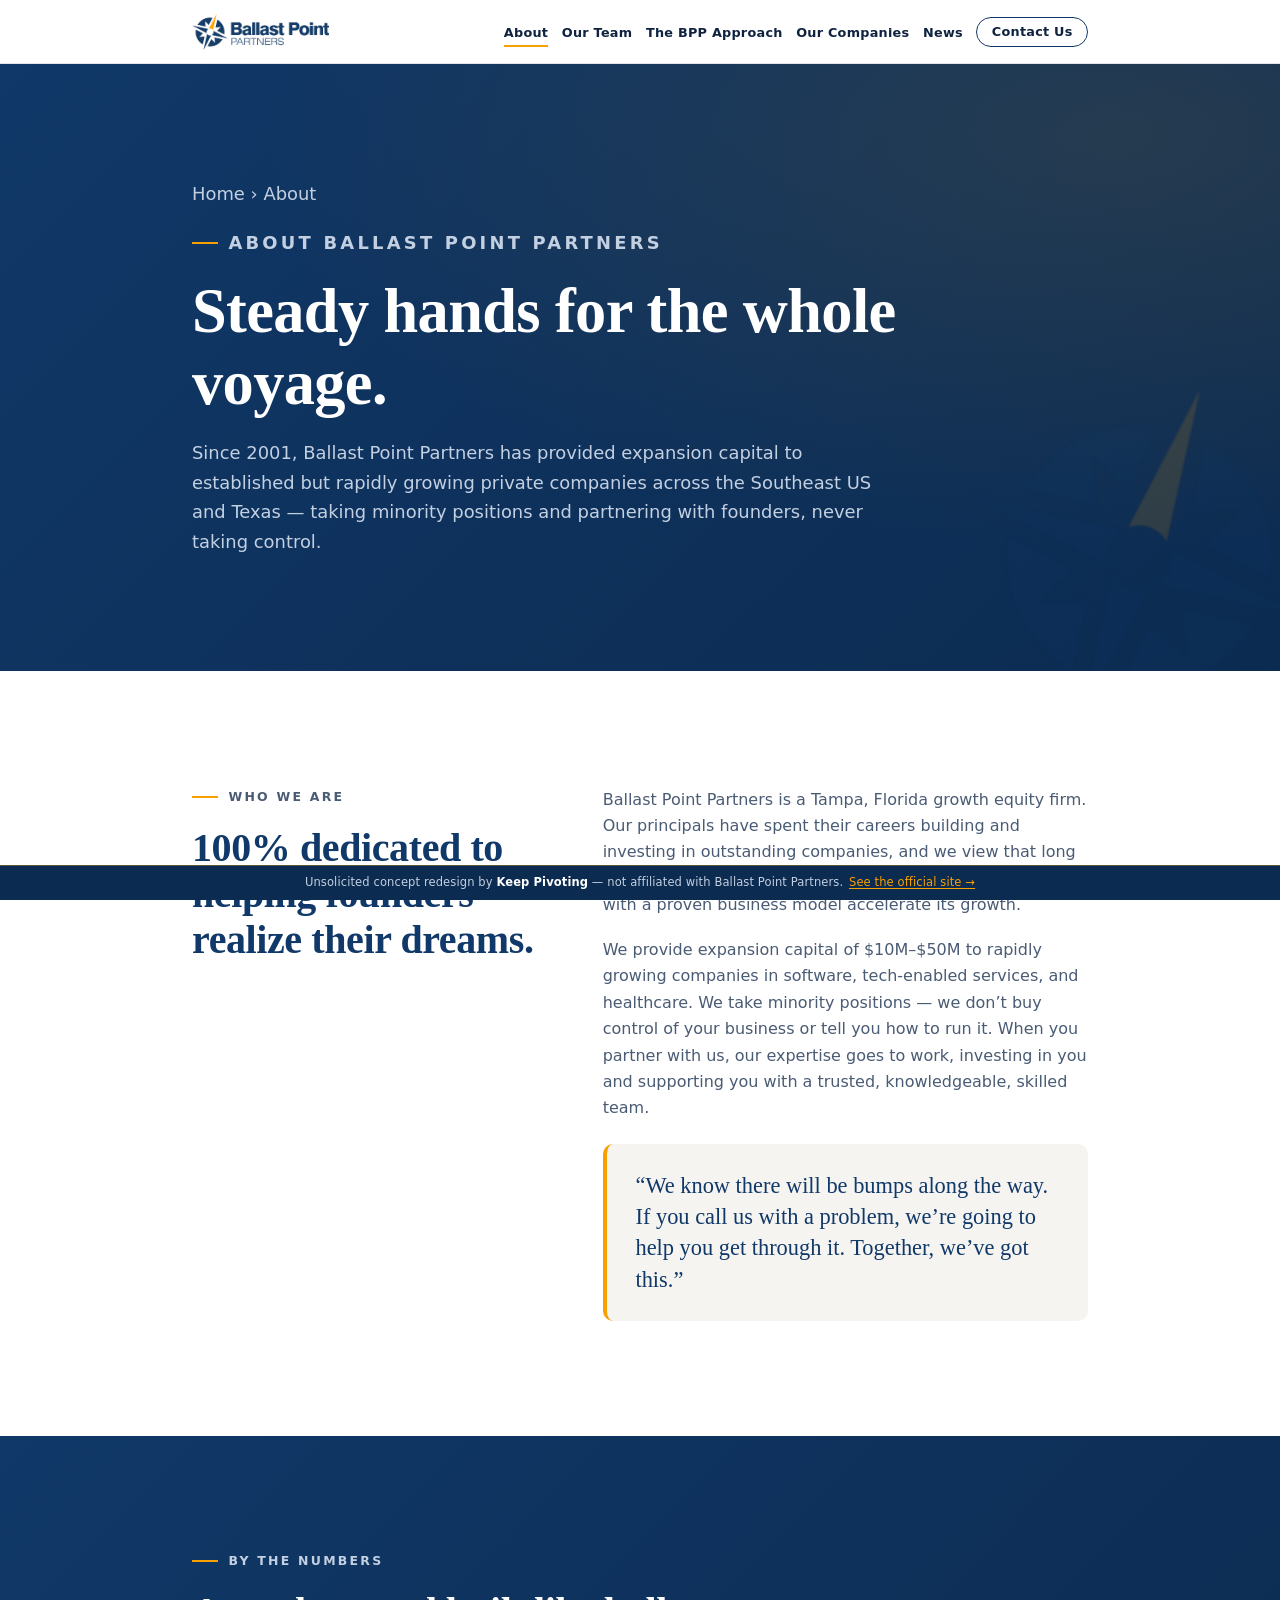
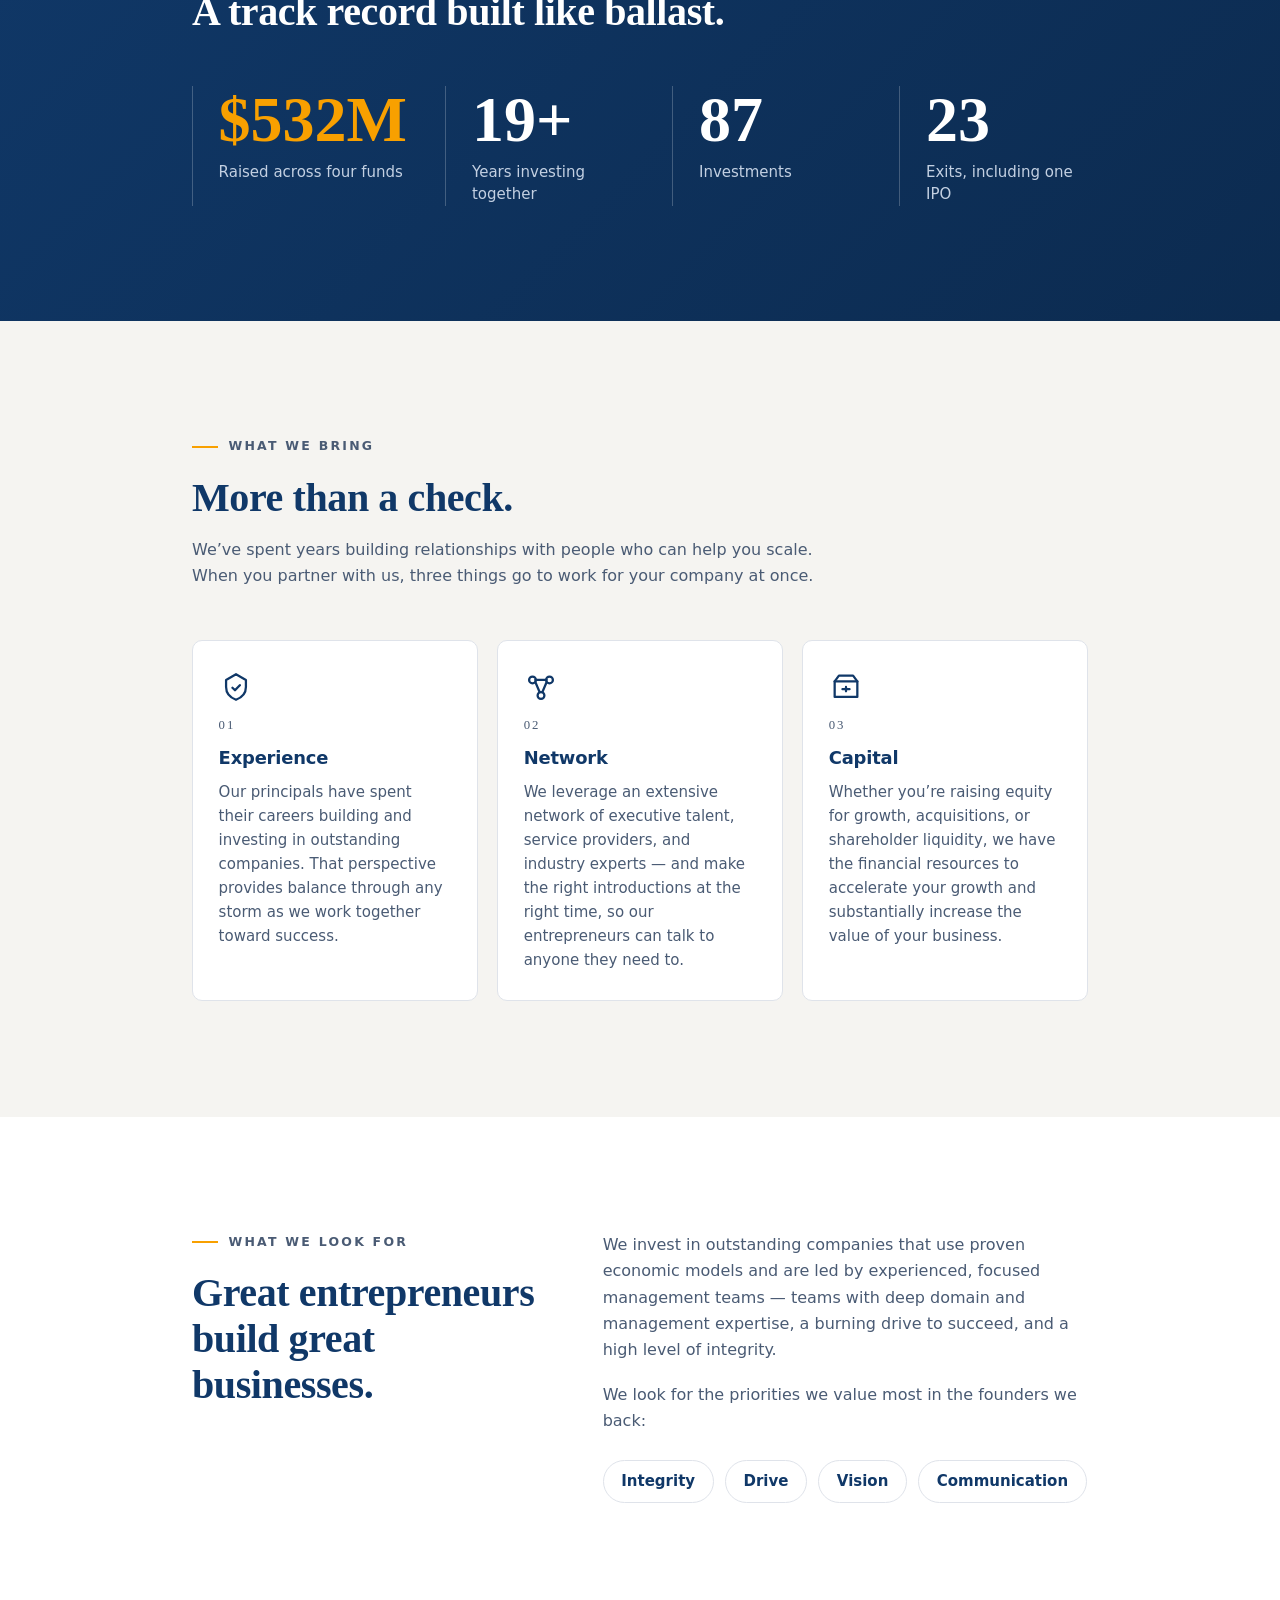
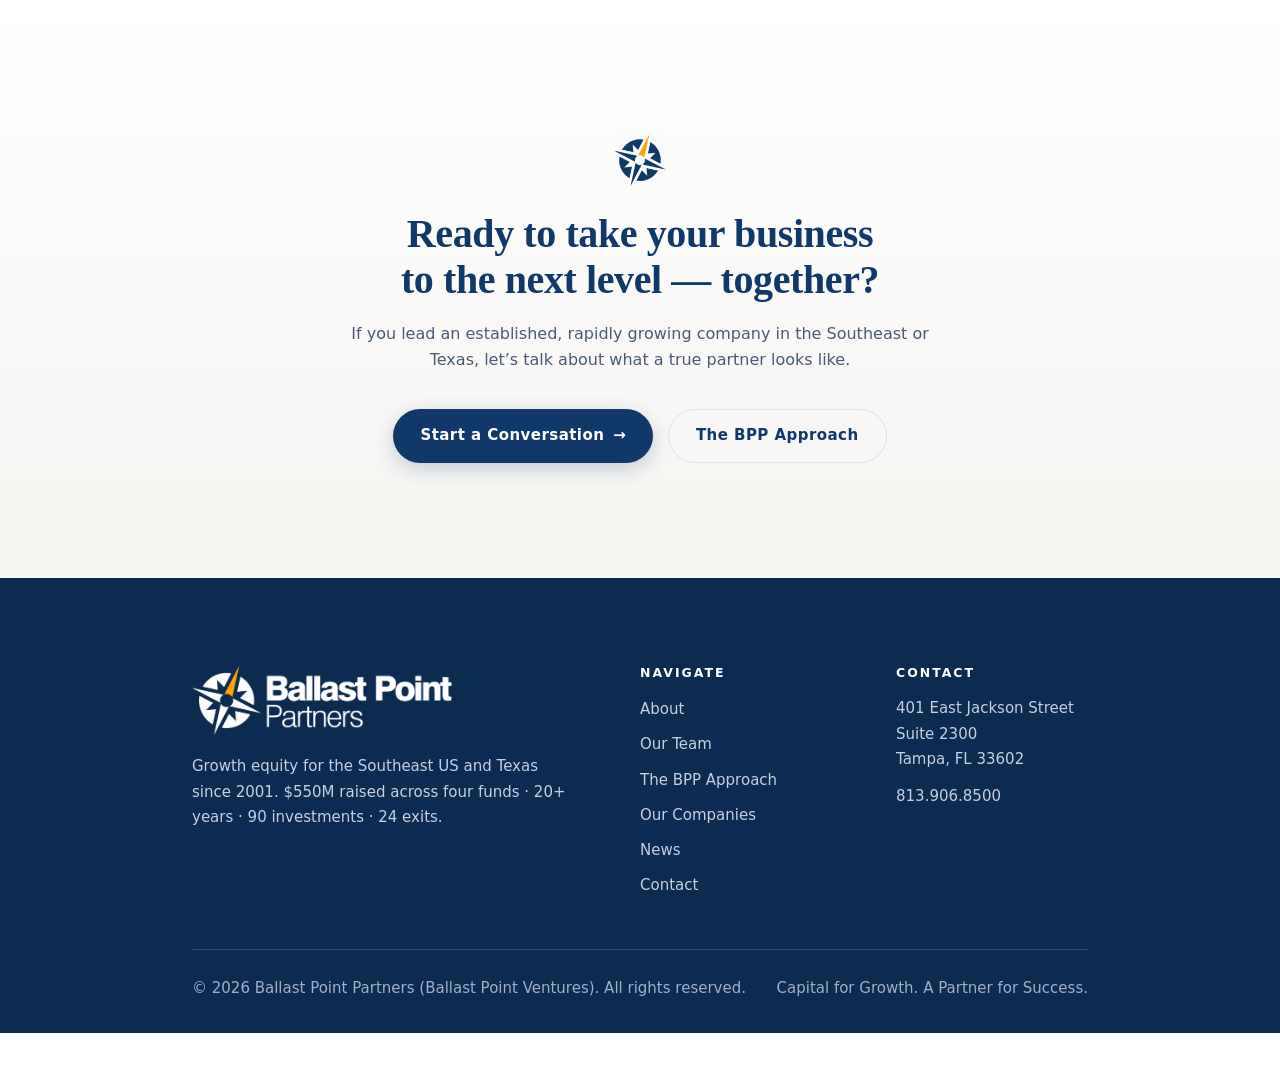
<file: about.html>
<!DOCTYPE html>
<html lang="en">
<head>
<meta charset="UTF-8">
<meta name="viewport" content="width=device-width, initial-scale=1.0">
<meta name="robots" content="noindex,nofollow,noarchive">
<title>About — Ballast Point Partners | Growth equity in Tampa since 2001</title>
<meta name="description" content="About Ballast Point Partners: a Tampa, Florida growth equity firm founded in 2001. We provide $10M–$50M of expansion capital to rapidly growing software, tech-enabled services, and healthcare companies across the Southeast US and Texas — as minority partners, not controlling owners.">
<meta property="og:type" content="website">
<meta property="og:site_name" content="Ballast Point Partners">
<meta property="og:title" content="About — Ballast Point Partners">
<meta property="og:description" content="Growth equity in Tampa since 2001. Experience, network, and capital — for founders, as partners.">
<meta property="og:url" content="https://ballastpointpartners.com/about/">
<meta property="og:image" content="assets/brand/bpp-logo-2026.png">
<meta name="twitter:card" content="summary_large_image">
<link rel="icon" type="image/png" href="assets/brand/bpp-mark.png">
<link rel="stylesheet" href="assets/css/site.css">
<script>
(function(){var s=/[?&]static=1(?:&|$)/.test(location.search),r=false;try{r=matchMedia('(prefers-reduced-motion: reduce)').matches;}catch(e){}document.documentElement.classList.add(s||r?'static':'anim');})();
</script>
<style>
.about-lead{display:grid;grid-template-columns:5fr 7fr;gap:clamp(2.5rem,5vw,5rem);align-items:start}
@media (max-width:960px){.about-lead{grid-template-columns:1fr}}
.storm{border-left:4px solid var(--gold);background:var(--paper-warm);border-radius:var(--radius);padding:1.6rem 1.8rem;margin-top:1.4rem}
.storm p{font-family:var(--serif);font-size:clamp(1.15rem,1.8vw,1.4rem);line-height:1.4;color:var(--navy);margin:0;max-width:46ch}
.stat-band{display:grid;grid-template-columns:repeat(4,1fr);gap:clamp(1.4rem,3vw,2.5rem)}
.stat-band .s{border-left:1px solid rgba(255,255,255,.22);padding-left:clamp(1rem,2vw,1.6rem)}
.stat-band .s .num{font-family:var(--serif);font-size:var(--stat);font-weight:600;line-height:1.05;color:#fff;display:block;font-variant-numeric:tabular-nums}
.stat-band .s.gold .num{color:var(--gold)}
.stat-band .s .lbl{display:block;margin-top:.55rem;font-size:var(--small);color:var(--muted-on-navy);line-height:1.45}
@media (max-width:900px){.stat-band{grid-template-columns:repeat(2,1fr);row-gap:2rem}}
@media (max-width:420px){.stat-band .s .num{font-size:2.1rem}}
.values{display:flex;flex-wrap:wrap;gap:.7rem;margin-top:1.6rem}
.values span{border:1px solid var(--hairline);background:#fff;border-radius:999px;padding:.5rem 1.1rem;font-size:var(--small);font-weight:600;color:var(--navy)}
</style>
</head>
<body>
<a class="skip-link" href="#main">Skip to content</a>

<header class="site-header">
  <div class="nav-wrap">
    <a class="brand" href="index.html" aria-label="Ballast Point Partners home">
      <img src="assets/brand/bpp-logo-2026.png" alt="Ballast Point Partners — mariner's compass logo" width="2560" height="674">
    </a>
    <input type="checkbox" id="nav-t" class="nav-toggle-box" aria-hidden="true">
    <label for="nav-t" class="nav-toggle" aria-label="Toggle navigation menu"><span></span><span></span><span></span></label>
    <nav aria-label="Primary">
      <ul class="nav-links">
        <li><a class="active" href="about.html">About</a></li>
        <li><a href="team.html">Our Team</a></li>
        <li><a href="approach.html">The BPP Approach</a></li>
        <li><a href="companies.html">Our Companies</a></li>
        <li><a href="news.html">News</a></li>
        <li><a class="nav-cta" href="contact.html">Contact Us</a></li>
      </ul>
    </nav>
  </div>
</header>

<main id="main">

<section class="page-hero" aria-labelledby="ph">
  <img class="compass-corner" src="assets/brand/bpp-mark.png" alt="" aria-hidden="true">
  <div class="ph-inner">
    <p class="crumb"><a href="index.html">Home</a> &rsaquo; About</p>
    <p class="eyebrow">About Ballast Point Partners</p>
    <h1 id="ph">Steady hands for the whole voyage.</h1>
    <p>Since 2001, Ballast Point Partners has provided expansion capital to established but rapidly growing private companies across the Southeast US and Texas — taking minority positions and partnering with founders, never taking control.</p>
  </div>
</section>

<section aria-labelledby="story-h">
  <div class="about-lead">
    <div class="reveal">
      <p class="eyebrow">Who We Are</p>
      <h2 id="story-h" style="margin-bottom:1.2rem">100% dedicated to helping founders realize their dreams.</h2>
    </div>
    <div class="prose reveal reveal-d1">
      <p>Ballast Point Partners is a Tampa, Florida growth equity firm. Our principals have spent their careers building and investing in outstanding companies, and we view that long industry experience as the means for helping a company with a proven business model accelerate its growth.</p>
      <p>We provide expansion capital of $10M&ndash;$50M to rapidly growing companies in software, tech-enabled services, and healthcare. We take minority positions &mdash; we don&rsquo;t buy control of your business or tell you how to run it. When you partner with us, our expertise goes to work, investing in you and supporting you with a trusted, knowledgeable, skilled team.</p>
      <div class="storm">
        <p>&ldquo;We know there will be bumps along the way. If you call us with a problem, we&rsquo;re going to help you get through it. Together, we&rsquo;ve got this.&rdquo;</p>
      </div>
    </div>
  </div>
</section>

<!-- PROOF -->
<section class="on-navy" aria-labelledby="proof-h" style="background:linear-gradient(135deg,var(--navy) 0%,var(--navy-deep) 100%)">
  <div class="section-head reveal" style="max-width:none">
    <p class="eyebrow">By the numbers</p>
    <h2 id="proof-h">A track record built like ballast.</h2>
  </div>
  <div class="stat-band">
    <div class="s gold reveal"><span class="num"><span class="count" data-count="550" data-prefix="$" data-suffix="M">$550M</span></span><span class="lbl">Raised across four funds</span></div>
    <div class="s reveal reveal-d1"><span class="num"><span class="count" data-count="20" data-suffix="+">20+</span></span><span class="lbl">Years investing together</span></div>
    <div class="s reveal reveal-d2"><span class="num"><span class="count" data-count="90">90</span></span><span class="lbl">Investments</span></div>
    <div class="s reveal reveal-d3"><span class="num"><span class="count" data-count="24">24</span></span><span class="lbl">Exits, including one IPO</span></div>
  </div>
</section>

<!-- WHAT WE BRING -->
<section class="alt" aria-labelledby="bring-h">
  <div class="section-head reveal">
    <p class="eyebrow">What We Bring</p>
    <h2 id="bring-h">More than a check.</h2>
    <p class="lede">We&rsquo;ve spent years building relationships with people who can help you scale. When you partner with us, three things go to work for your company at once.</p>
  </div>
  <div class="val-grid">
    <article class="val reveal">
      <svg viewBox="0 0 24 24" stroke-width="1.6" stroke-linecap="round" stroke-linejoin="round"><path d="M12 3l7 4v5c0 4.5-3 7.5-7 9-4-1.5-7-4.5-7-9V7l7-4z"/><path d="M9.5 12.5l1.8 1.8 3.4-3.6"/></svg>
      <span class="v-num">01</span>
      <h3>Experience</h3>
      <p>Our principals have spent their careers building and investing in outstanding companies. That perspective provides balance through any storm as we work together toward success.</p>
    </article>
    <article class="val reveal reveal-d1">
      <svg viewBox="0 0 24 24" stroke-width="1.6" stroke-linecap="round" stroke-linejoin="round"><circle cx="6" cy="7" r="2.4"/><circle cx="18" cy="7" r="2.4"/><circle cx="12" cy="18" r="2.4"/><path d="M8 8.5l3 7M16 8.5l-3 7M8 7h8"/></svg>
      <span class="v-num">02</span>
      <h3>Network</h3>
      <p>We leverage an extensive network of executive talent, service providers, and industry experts &mdash; and make the right introductions at the right time, so our entrepreneurs can talk to anyone they need to.</p>
    </article>
    <article class="val reveal reveal-d2">
      <svg viewBox="0 0 24 24" stroke-width="1.6" stroke-linecap="round" stroke-linejoin="round"><path d="M4 8h16v11H4z"/><path d="M4 8l3-4h10l3 4M12 12v3M9.5 13.5h5"/></svg>
      <span class="v-num">03</span>
      <h3>Capital</h3>
      <p>Whether you&rsquo;re raising equity for growth, acquisitions, or shareholder liquidity, we have the financial resources to accelerate your growth and substantially increase the value of your business.</p>
    </article>
  </div>
</section>

<!-- WHAT WE LOOK FOR -->
<section aria-labelledby="look-h">
  <div class="about-lead">
    <div class="reveal">
      <p class="eyebrow">What We Look For</p>
      <h2 id="look-h" style="margin-bottom:1rem">Great entrepreneurs build great businesses.</h2>
    </div>
    <div class="prose reveal reveal-d1">
      <p>We invest in outstanding companies that use proven economic models and are led by experienced, focused management teams &mdash; teams with deep domain and management expertise, a burning drive to succeed, and a high level of integrity.</p>
      <p>We look for the priorities we value most in the founders we back:</p>
      <div class="values">
        <span>Integrity</span><span>Drive</span><span>Vision</span><span>Communication</span>
      </div>
    </div>
  </div>
</section>

<!-- CTA -->
<section class="cta" aria-labelledby="cta-h">
  <img class="mark" src="assets/brand/bpp-mark.png" alt="" aria-hidden="true" width="192" height="192">
  <div class="reveal">
    <h2 id="cta-h">Ready to take your business to the next level &mdash; together?</h2>
    <p class="lede">If you lead an established, rapidly growing company in the Southeast or Texas, let&rsquo;s talk about what a true partner looks like.</p>
    <div class="cta-row">
      <a class="btn btn-primary" href="contact.html">Start a Conversation <span class="arr" aria-hidden="true">&rarr;</span></a>
      <a class="btn btn-ghost" href="approach.html">The BPP Approach</a>
    </div>
  </div>
</section>

</main>

<footer class="site-footer">
  <div class="footer-grid">
    <div>
      <img class="f-logo" src="assets/brand/bpp-white.png" alt="Ballast Point Partners" width="1200" height="319">
      <p>Growth equity for the Southeast US and Texas since 2001. $550M raised across four funds &middot; 20+ years &middot; 90 investments &middot; 24 exits.</p>
    </div>
    <div>
      <h3>Navigate</h3>
      <ul>
        <li><a href="about.html">About</a></li>
        <li><a href="team.html">Our Team</a></li>
        <li><a href="approach.html">The BPP Approach</a></li>
        <li><a href="companies.html">Our Companies</a></li>
        <li><a href="news.html">News</a></li>
        <li><a href="contact.html">Contact</a></li>
      </ul>
    </div>
    <div>
      <h3>Contact</h3>
      <address>
        <p>401 East Jackson Street<br>Suite 2300<br>Tampa, FL 33602</p>
        <p style="margin-top:.7rem"><a href="tel:+18139068500">813.906.8500</a></p>
      </address>
    </div>
  </div>
  <div class="footer-bottom">
    <p>&copy; 2026 Ballast Point Partners (Ballast Point Ventures). All rights reserved.</p>
    <p>Capital for Growth. A Partner for Success.</p>
  </div>
</footer>

<div id="varv-disclaimer" role="note">
  <span>Unsolicited concept redesign by <b>Keep Pivoting</b> &mdash; not affiliated with Ballast Point Partners.</span>
  <a href="https://ballastpointpartners.com/" target="_blank" rel="noopener">See the official site &rarr;</a>
</div>

<div id="varv-popup" role="dialog" aria-label="A note from Keep Pivoting" aria-live="polite">
  <button type="button" class="vp-close" aria-label="Dismiss">&times;</button>
  <div class="vp-inner">
    <div class="vp-media"><img src="assets/brand/popup-poster.svg" alt="" aria-hidden="true" width="320" height="200"></div>
    <p class="vp-tag">Don&rsquo;t take our word for it &mdash; ask your AI which site wins you business.</p>
    <div class="vp-ai">
      <a id="vp-chatgpt" href="#" target="_blank" rel="noopener"><span class="vp-dot" style="background:#10a37f"></span> Ask ChatGPT</a>
      <a id="vp-claude" href="#" target="_blank" rel="noopener"><span class="vp-dot" style="background:#d97757"></span> Ask Claude</a>
      <a id="vp-perplexity" href="#" target="_blank" rel="noopener"><span class="vp-dot" style="background:#20b8cd"></span> Ask Perplexity</a>
    </div>
    <a class="vp-book" href="https://cal.com/keep-pivoting/30min" target="_blank" rel="noopener">Book a call &rarr;</a>
  </div>
</div>

<script src="assets/js/site.js"></script>
<script src="assets/js/varv-popup.js"></script>
</body>
</html>
</file>
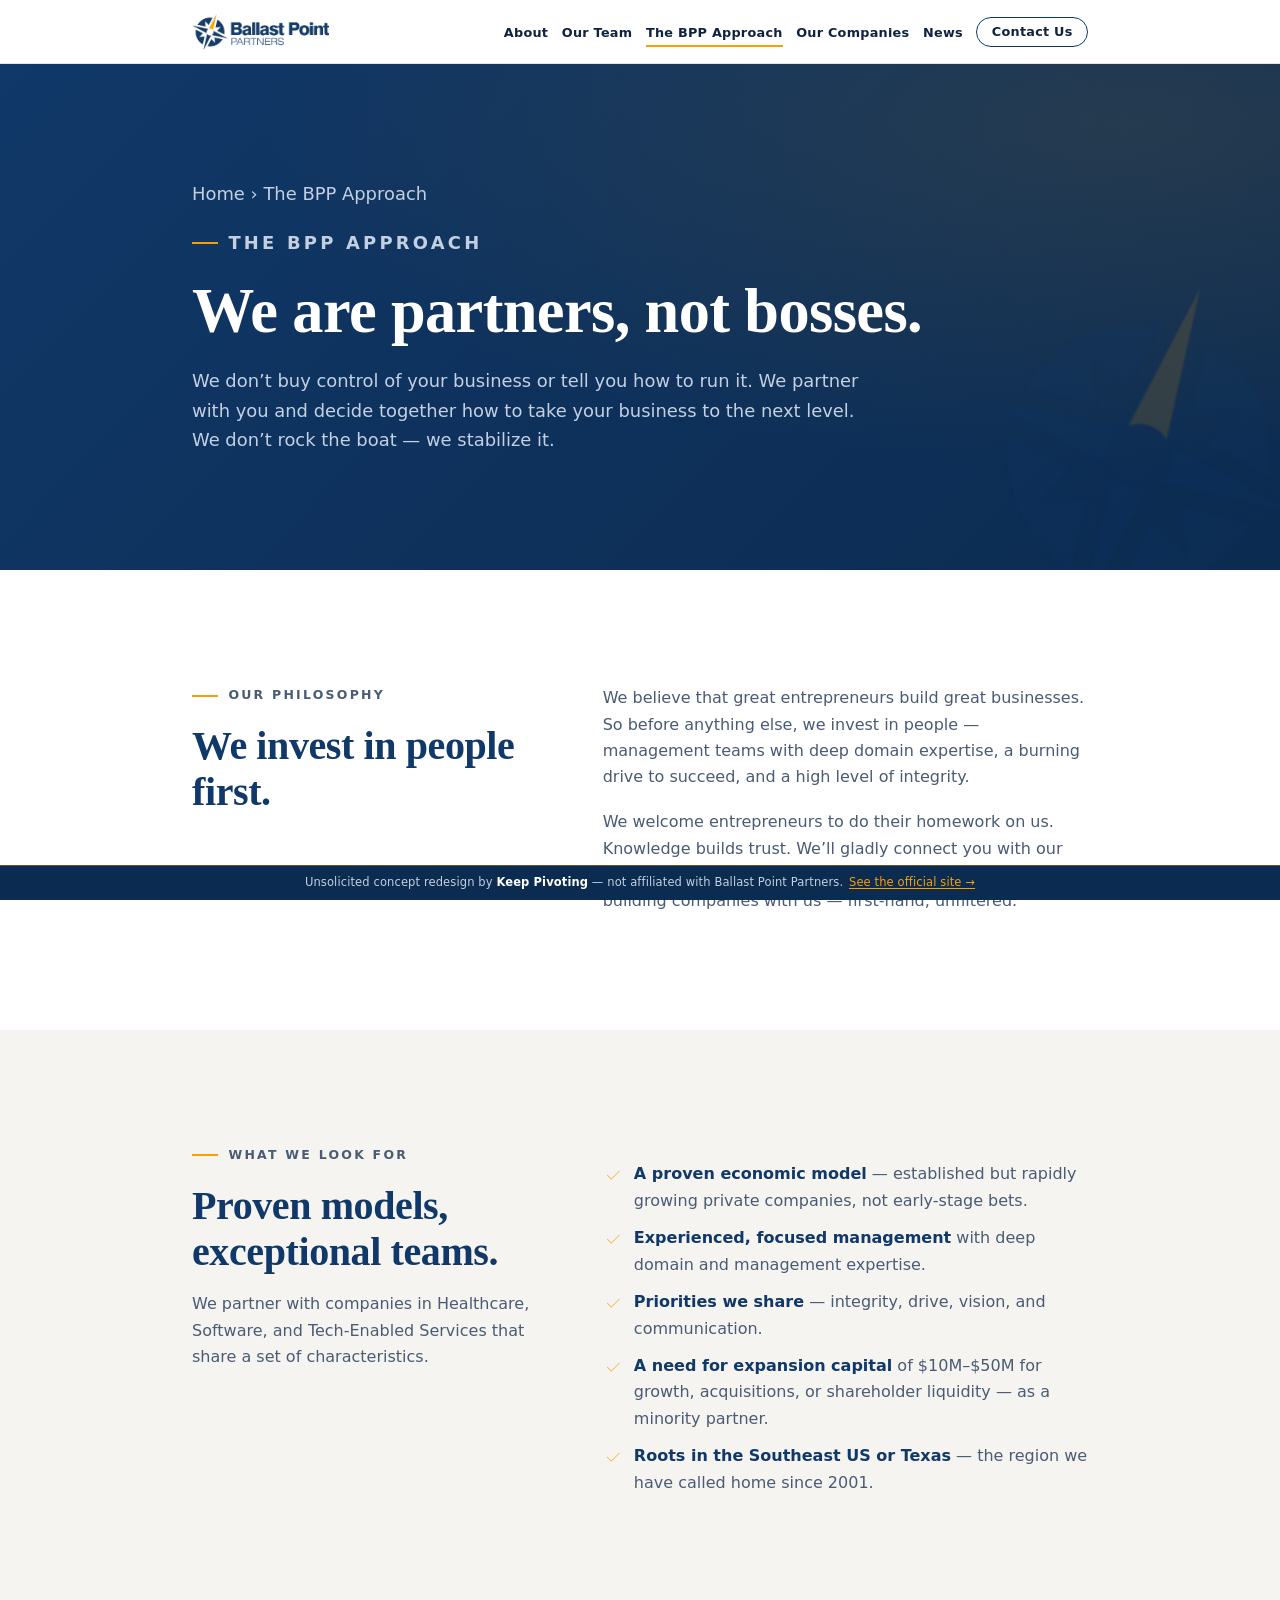
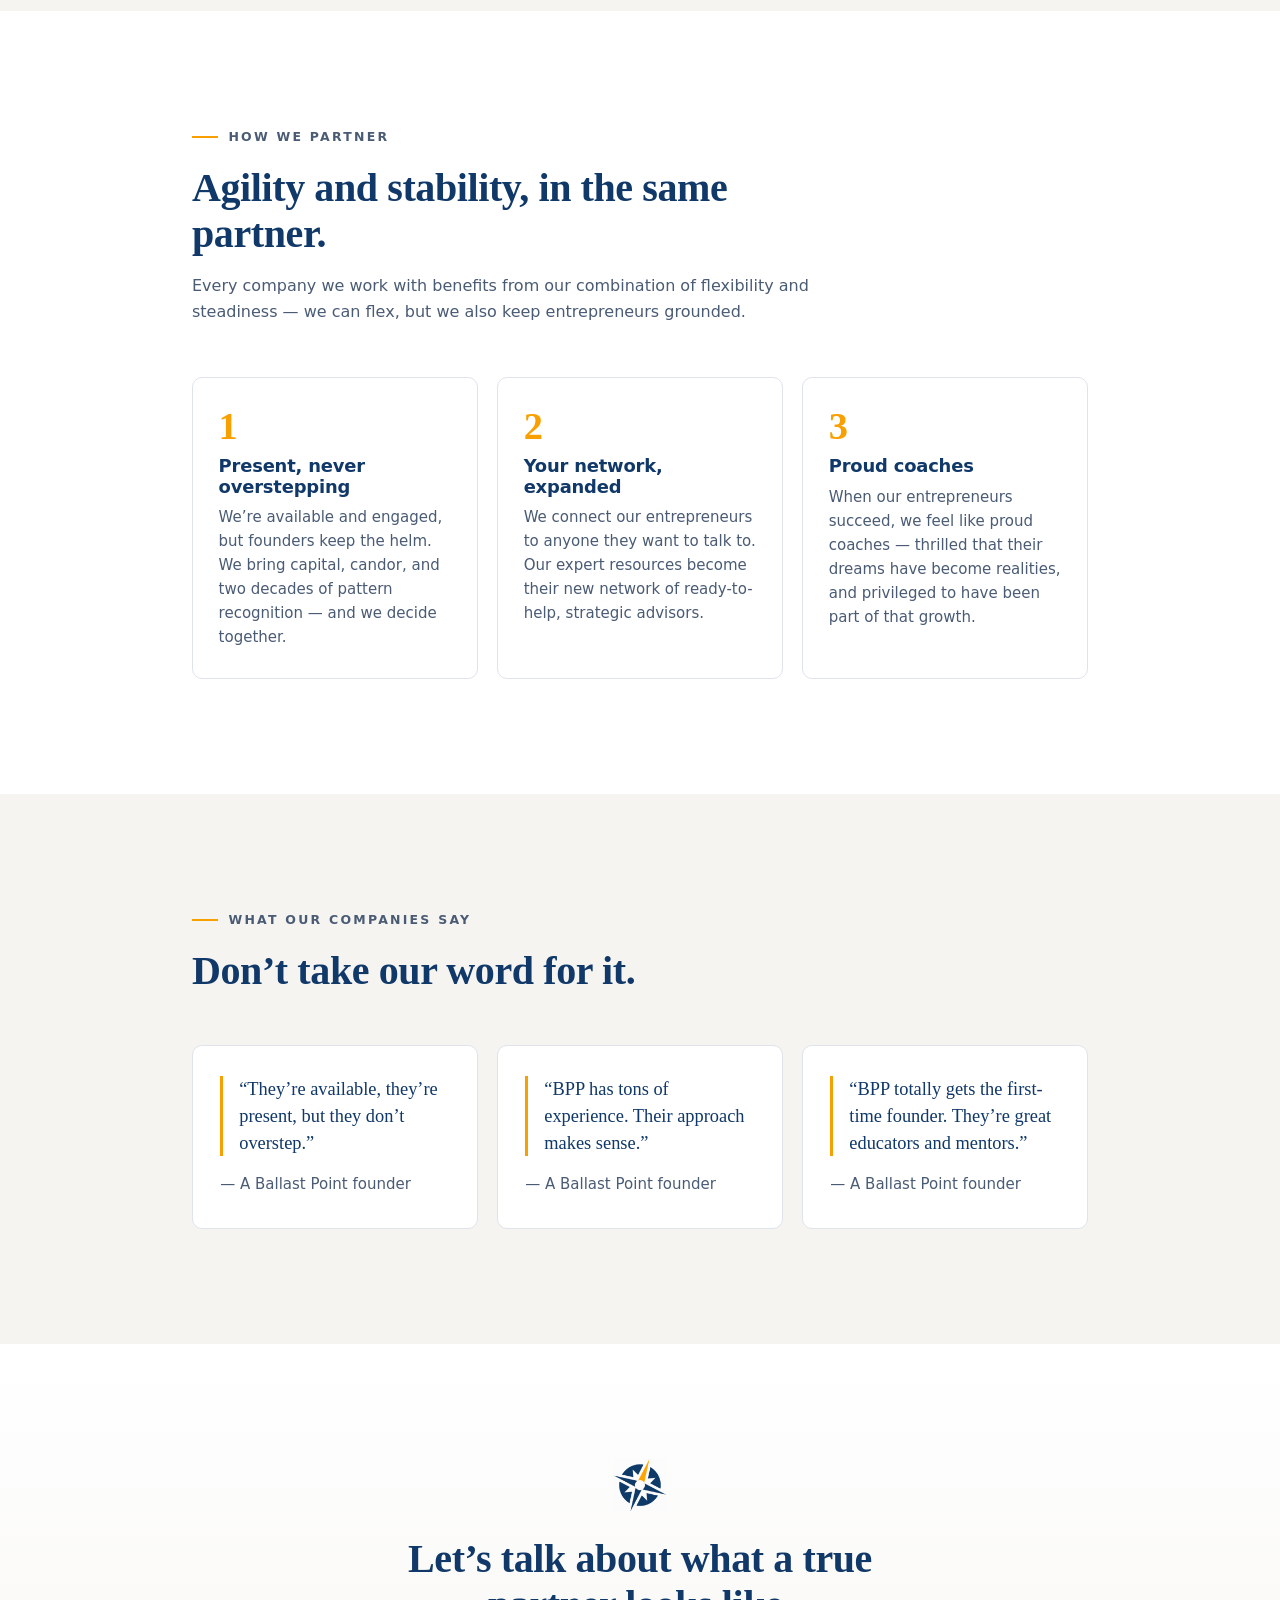
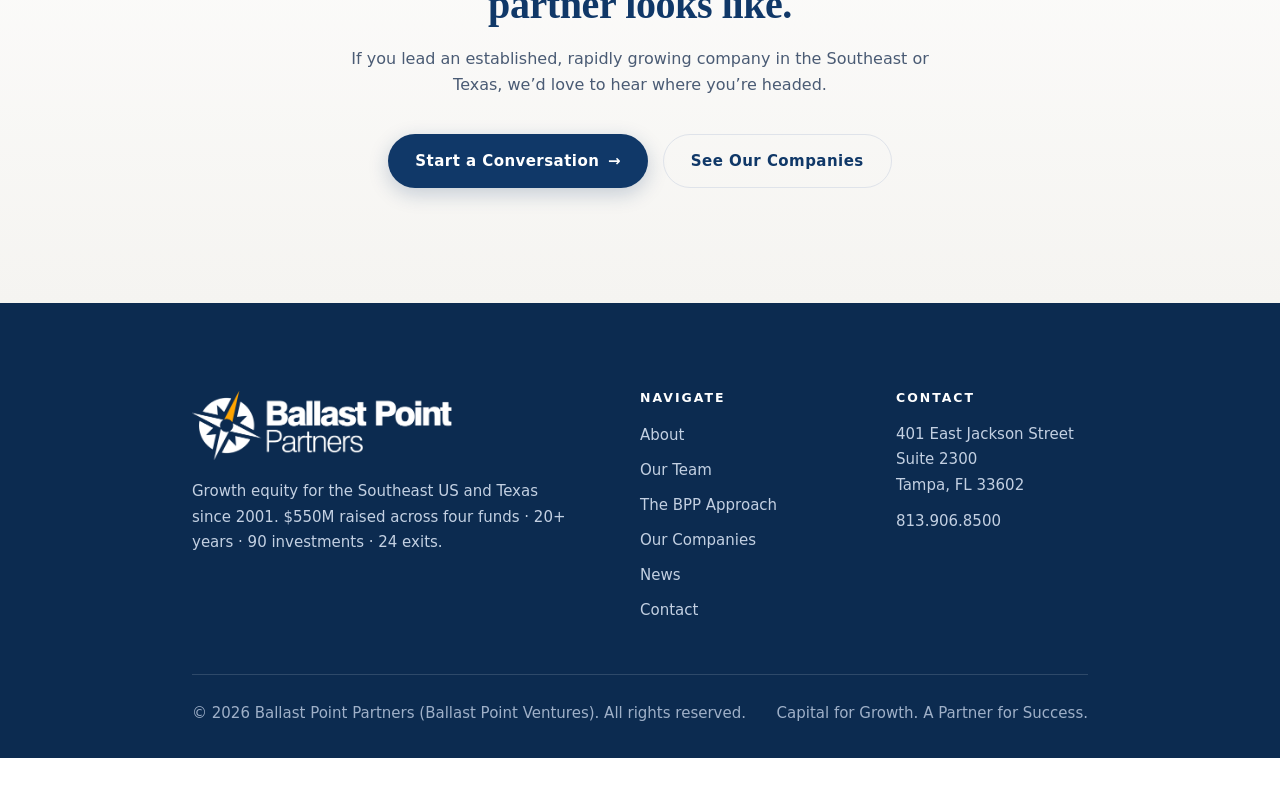
<file: approach.html>
<!DOCTYPE html>
<html lang="en">
<head>
<meta charset="UTF-8">
<meta name="viewport" content="width=device-width, initial-scale=1.0">
<meta name="robots" content="noindex,nofollow,noarchive">
<title>The BPP Approach — Ballast Point Partners | We are partners, not bosses</title>
<meta name="description" content="The BPP Approach: Ballast Point Partners invests in people first. We take minority positions, keep founders at the helm, and combine agility with stability — partnering with entrepreneurs in software, tech-enabled services, and healthcare across the Southeast US and Texas.">
<meta property="og:type" content="website">
<meta property="og:site_name" content="Ballast Point Partners">
<meta property="og:title" content="The BPP Approach — Ballast Point Partners">
<meta property="og:description" content="We invest in people first. Minority positions, founders at the helm, agility with stability.">
<meta property="og:url" content="https://ballastpointpartners.com/our-approach/">
<meta property="og:image" content="assets/brand/bpp-logo-2026.png">
<meta name="twitter:card" content="summary_large_image">
<link rel="icon" type="image/png" href="assets/brand/bpp-mark.png">
<link rel="stylesheet" href="assets/css/site.css">
<script>
(function(){var s=/[?&]static=1(?:&|$)/.test(location.search),r=false;try{r=matchMedia('(prefers-reduced-motion: reduce)').matches;}catch(e){}document.documentElement.classList.add(s||r?'static':'anim');})();
</script>
<style>
.approach-lead{display:grid;grid-template-columns:5fr 7fr;gap:clamp(2.5rem,5vw,5rem);align-items:start}
@media (max-width:960px){.approach-lead{grid-template-columns:1fr}}
.steps{display:grid;grid-template-columns:repeat(3,1fr);gap:1.2rem;counter-reset:step}
.step{background:#fff;border:1px solid var(--hairline);border-radius:var(--radius);padding:1.8rem 1.6rem;position:relative;overflow:hidden;transition:transform .3s var(--ease),box-shadow .3s var(--ease)}
.step:hover{transform:translateY(-4px);box-shadow:var(--shadow)}
.step .st-num{font-family:var(--serif);font-size:2.4rem;color:var(--gold);line-height:1;display:block;margin-bottom:.7rem;font-weight:600}
.step h3{font-family:var(--sans);font-weight:700;font-size:var(--h4);color:var(--navy);margin-bottom:.5rem}
.step p{font-size:var(--small);color:var(--muted);line-height:1.6}
@media (max-width:860px){.steps{grid-template-columns:1fr}}
.look-list{display:grid;gap:.7rem;margin-top:1rem}
.look-list li{display:flex;gap:.7rem;align-items:flex-start;color:var(--muted);font-size:var(--p)}
.look-list li svg{width:20px;height:20px;stroke:var(--gold);fill:none;flex:none;margin-top:.25rem}
.look-list li b{color:var(--navy)}
.quotes{display:grid;grid-template-columns:repeat(3,1fr);gap:1.2rem}
.q{background:#fff;border:1px solid var(--hairline);border-radius:var(--radius);padding:1.9rem 1.7rem;display:flex;flex-direction:column;gap:1rem;transition:transform .3s var(--ease),box-shadow .3s var(--ease)}
.q:hover{transform:translateY(-4px);box-shadow:var(--shadow)}
.q blockquote{font-family:var(--serif);font-size:1.15rem;line-height:1.45;color:var(--navy);border-left:3px solid var(--gold);padding-left:1rem}
.q cite{font-style:normal;font-size:var(--small);color:var(--muted)}
@media (max-width:860px){.quotes{grid-template-columns:1fr}}
</style>
</head>
<body>
<a class="skip-link" href="#main">Skip to content</a>

<header class="site-header">
  <div class="nav-wrap">
    <a class="brand" href="index.html" aria-label="Ballast Point Partners home">
      <img src="assets/brand/bpp-logo-2026.png" alt="Ballast Point Partners — mariner's compass logo" width="2560" height="674">
    </a>
    <input type="checkbox" id="nav-t" class="nav-toggle-box" aria-hidden="true">
    <label for="nav-t" class="nav-toggle" aria-label="Toggle navigation menu"><span></span><span></span><span></span></label>
    <nav aria-label="Primary">
      <ul class="nav-links">
        <li><a href="about.html">About</a></li>
        <li><a href="team.html">Our Team</a></li>
        <li><a class="active" href="approach.html">The BPP Approach</a></li>
        <li><a href="companies.html">Our Companies</a></li>
        <li><a href="news.html">News</a></li>
        <li><a class="nav-cta" href="contact.html">Contact Us</a></li>
      </ul>
    </nav>
  </div>
</header>

<main id="main">

<section class="page-hero" aria-labelledby="ph">
  <img class="compass-corner" src="assets/brand/bpp-mark.png" alt="" aria-hidden="true">
  <div class="ph-inner">
    <p class="crumb"><a href="index.html">Home</a> &rsaquo; The BPP Approach</p>
    <p class="eyebrow">The BPP Approach</p>
    <h1 id="ph">We are partners, not bosses.</h1>
    <p>We don&rsquo;t buy control of your business or tell you how to run it. We partner with you and decide together how to take your business to the next level. We don&rsquo;t rock the boat &mdash; we stabilize it.</p>
  </div>
</section>

<!-- PEOPLE FIRST -->
<section aria-labelledby="pf-h">
  <div class="approach-lead">
    <div class="reveal">
      <p class="eyebrow">Our Philosophy</p>
      <h2 id="pf-h" style="margin-bottom:1rem">We invest in people first.</h2>
    </div>
    <div class="prose reveal reveal-d1">
      <p>We believe that great entrepreneurs build great businesses. So before anything else, we invest in people &mdash; management teams with deep domain expertise, a burning drive to succeed, and a high level of integrity.</p>
      <p>We welcome entrepreneurs to do their homework on us. Knowledge builds trust. We&rsquo;ll gladly connect you with our partner entrepreneurs so you can hear their stories of building companies with us &mdash; first-hand, unfiltered.</p>
    </div>
  </div>
</section>

<!-- WHAT WE LOOK FOR -->
<section class="alt" aria-labelledby="wl-h">
  <div class="approach-lead">
    <div class="reveal">
      <p class="eyebrow">What We Look For</p>
      <h2 id="wl-h" style="margin-bottom:1rem">Proven models, exceptional teams.</h2>
      <p class="lede">We partner with companies in Healthcare, Software, and Tech-Enabled Services that share a set of characteristics.</p>
    </div>
    <div class="reveal reveal-d1">
      <ul class="look-list">
        <li><svg viewBox="0 0 24 24"><path d="M5 12l5 5L20 7"/></svg><span><b>A proven economic model</b> &mdash; established but rapidly growing private companies, not early-stage bets.</span></li>
        <li><svg viewBox="0 0 24 24"><path d="M5 12l5 5L20 7"/></svg><span><b>Experienced, focused management</b> with deep domain and management expertise.</span></li>
        <li><svg viewBox="0 0 24 24"><path d="M5 12l5 5L20 7"/></svg><span><b>Priorities we share</b> &mdash; integrity, drive, vision, and communication.</span></li>
        <li><svg viewBox="0 0 24 24"><path d="M5 12l5 5L20 7"/></svg><span><b>A need for expansion capital</b> of $10M&ndash;$50M for growth, acquisitions, or shareholder liquidity &mdash; as a minority partner.</span></li>
        <li><svg viewBox="0 0 24 24"><path d="M5 12l5 5L20 7"/></svg><span><b>Roots in the Southeast US or Texas</b> &mdash; the region we have called home since 2001.</span></li>
      </ul>
    </div>
  </div>
</section>

<!-- HOW WE PARTNER -->
<section aria-labelledby="hp-h">
  <div class="section-head reveal">
    <p class="eyebrow">How We Partner</p>
    <h2 id="hp-h">Agility and stability, in the same partner.</h2>
    <p class="lede">Every company we work with benefits from our combination of flexibility and steadiness &mdash; we can flex, but we also keep entrepreneurs grounded.</p>
  </div>
  <div class="steps">
    <article class="step reveal">
      <span class="st-num">1</span>
      <h3>Present, never overstepping</h3>
      <p>We&rsquo;re available and engaged, but founders keep the helm. We bring capital, candor, and two decades of pattern recognition &mdash; and we decide together.</p>
    </article>
    <article class="step reveal reveal-d1">
      <span class="st-num">2</span>
      <h3>Your network, expanded</h3>
      <p>We connect our entrepreneurs to anyone they want to talk to. Our expert resources become their new network of ready-to-help, strategic advisors.</p>
    </article>
    <article class="step reveal reveal-d2">
      <span class="st-num">3</span>
      <h3>Proud coaches</h3>
      <p>When our entrepreneurs succeed, we feel like proud coaches &mdash; thrilled that their dreams have become realities, and privileged to have been part of that growth.</p>
    </article>
  </div>
</section>

<!-- WHAT COMPANIES SAY -->
<section class="alt" aria-labelledby="cs-h">
  <div class="section-head reveal">
    <p class="eyebrow">What Our Companies Say</p>
    <h2 id="cs-h">Don&rsquo;t take our word for it.</h2>
  </div>
  <div class="quotes">
    <article class="q reveal">
      <blockquote>&ldquo;They&rsquo;re available, they&rsquo;re present, but they don&rsquo;t overstep.&rdquo;</blockquote>
      <cite>&mdash; A Ballast Point founder</cite>
    </article>
    <article class="q reveal reveal-d1">
      <blockquote>&ldquo;BPP has tons of experience. Their approach makes sense.&rdquo;</blockquote>
      <cite>&mdash; A Ballast Point founder</cite>
    </article>
    <article class="q reveal reveal-d2">
      <blockquote>&ldquo;BPP totally gets the first-time founder. They&rsquo;re great educators and mentors.&rdquo;</blockquote>
      <cite>&mdash; A Ballast Point founder</cite>
    </article>
  </div>
</section>

<!-- CTA -->
<section class="cta" aria-labelledby="cta-h">
  <img class="mark" src="assets/brand/bpp-mark.png" alt="" aria-hidden="true" width="192" height="192">
  <div class="reveal">
    <h2 id="cta-h">Let&rsquo;s talk about what a true partner looks like.</h2>
    <p class="lede">If you lead an established, rapidly growing company in the Southeast or Texas, we&rsquo;d love to hear where you&rsquo;re headed.</p>
    <div class="cta-row">
      <a class="btn btn-primary" href="contact.html">Start a Conversation <span class="arr" aria-hidden="true">&rarr;</span></a>
      <a class="btn btn-ghost" href="companies.html">See Our Companies</a>
    </div>
  </div>
</section>

</main>

<footer class="site-footer">
  <div class="footer-grid">
    <div>
      <img class="f-logo" src="assets/brand/bpp-white.png" alt="Ballast Point Partners" width="1200" height="319">
      <p>Growth equity for the Southeast US and Texas since 2001. $550M raised across four funds &middot; 20+ years &middot; 90 investments &middot; 24 exits.</p>
    </div>
    <div>
      <h3>Navigate</h3>
      <ul>
        <li><a href="about.html">About</a></li>
        <li><a href="team.html">Our Team</a></li>
        <li><a href="approach.html">The BPP Approach</a></li>
        <li><a href="companies.html">Our Companies</a></li>
        <li><a href="news.html">News</a></li>
        <li><a href="contact.html">Contact</a></li>
      </ul>
    </div>
    <div>
      <h3>Contact</h3>
      <address>
        <p>401 East Jackson Street<br>Suite 2300<br>Tampa, FL 33602</p>
        <p style="margin-top:.7rem"><a href="tel:+18139068500">813.906.8500</a></p>
      </address>
    </div>
  </div>
  <div class="footer-bottom">
    <p>&copy; 2026 Ballast Point Partners (Ballast Point Ventures). All rights reserved.</p>
    <p>Capital for Growth. A Partner for Success.</p>
  </div>
</footer>

<div id="varv-disclaimer" role="note">
  <span>Unsolicited concept redesign by <b>Keep Pivoting</b> &mdash; not affiliated with Ballast Point Partners.</span>
  <a href="https://ballastpointpartners.com/" target="_blank" rel="noopener">See the official site &rarr;</a>
</div>

<div id="varv-popup" role="dialog" aria-label="A note from Keep Pivoting" aria-live="polite">
  <button type="button" class="vp-close" aria-label="Dismiss">&times;</button>
  <div class="vp-inner">
    <div class="vp-media"><img src="assets/brand/popup-poster.svg" alt="" aria-hidden="true" width="320" height="200"></div>
    <p class="vp-tag">Don&rsquo;t take our word for it &mdash; ask your AI which site wins you business.</p>
    <div class="vp-ai">
      <a id="vp-chatgpt" href="#" target="_blank" rel="noopener"><span class="vp-dot" style="background:#10a37f"></span> Ask ChatGPT</a>
      <a id="vp-claude" href="#" target="_blank" rel="noopener"><span class="vp-dot" style="background:#d97757"></span> Ask Claude</a>
      <a id="vp-perplexity" href="#" target="_blank" rel="noopener"><span class="vp-dot" style="background:#20b8cd"></span> Ask Perplexity</a>
    </div>
    <a class="vp-book" href="https://cal.com/keep-pivoting/30min" target="_blank" rel="noopener">Book a call &rarr;</a>
  </div>
</div>

<script src="assets/js/site.js"></script>
<script src="assets/js/varv-popup.js"></script>
</body>
</html>
</file>
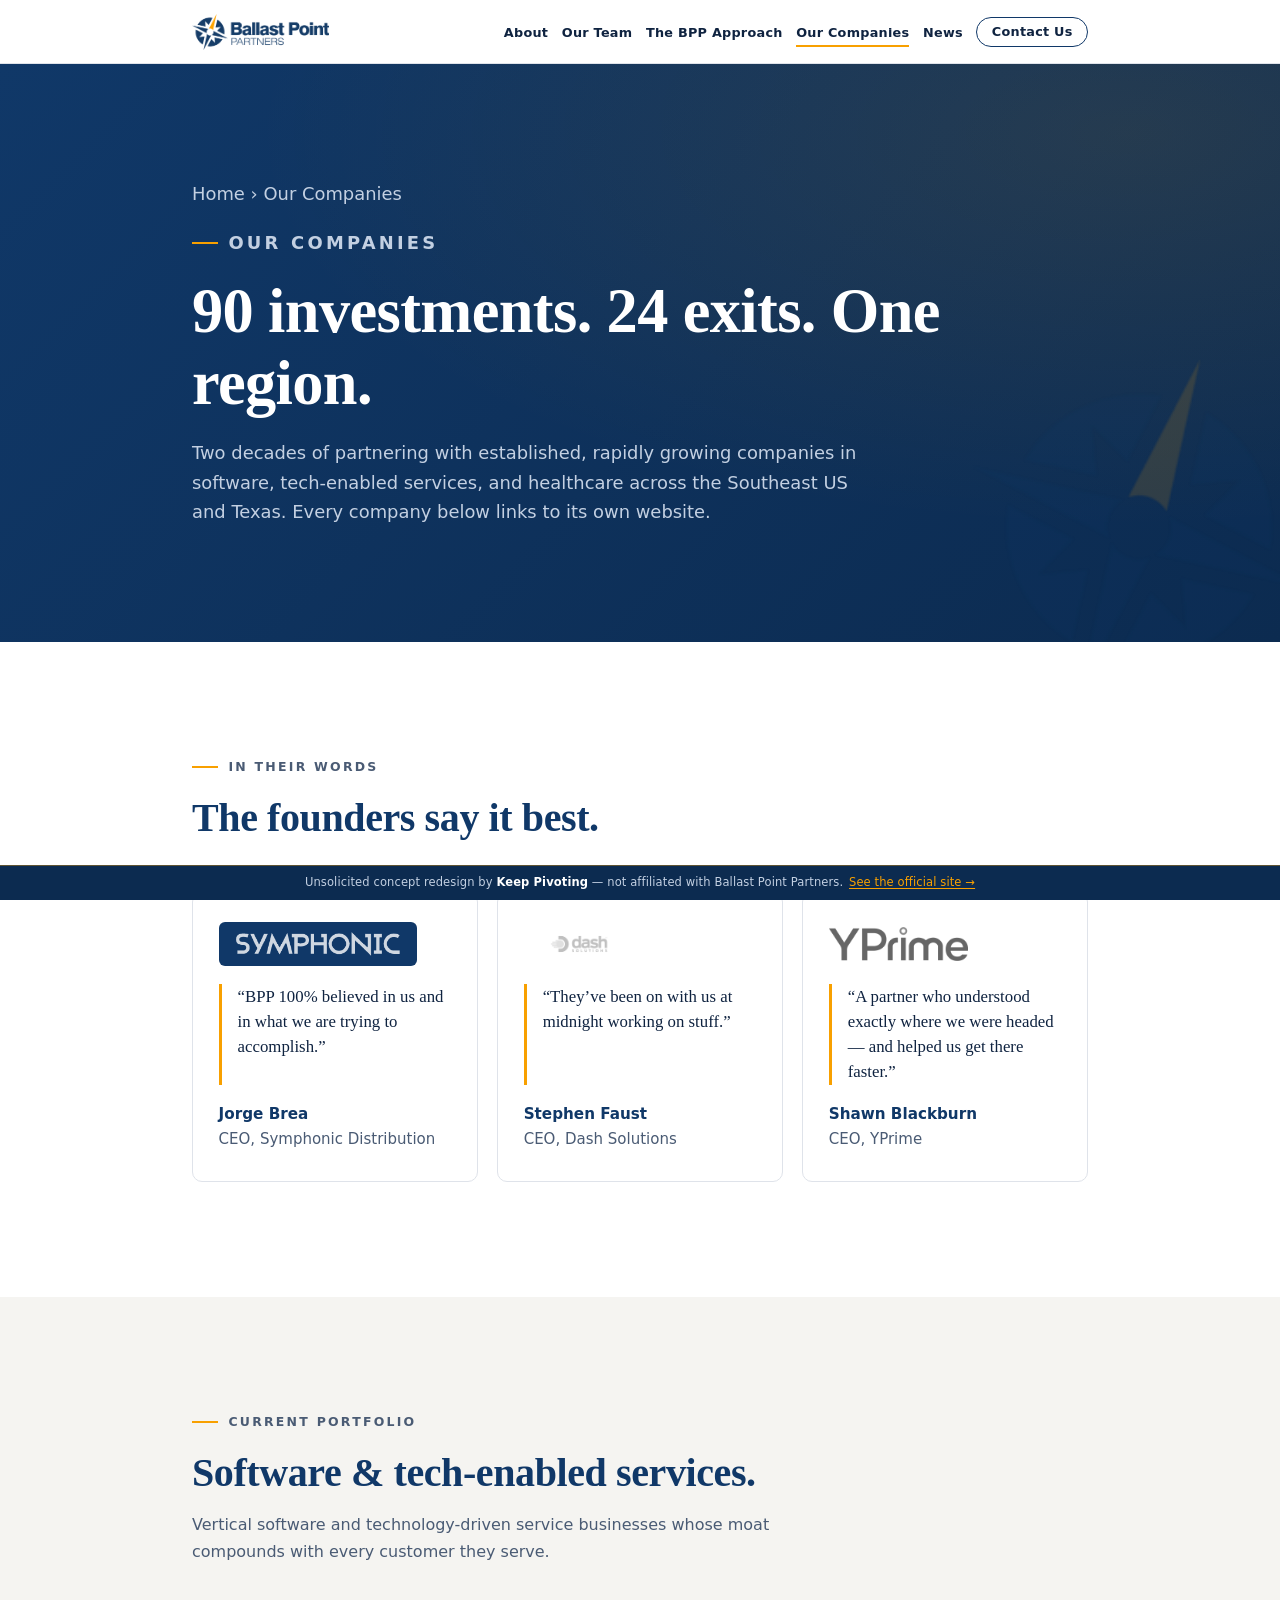
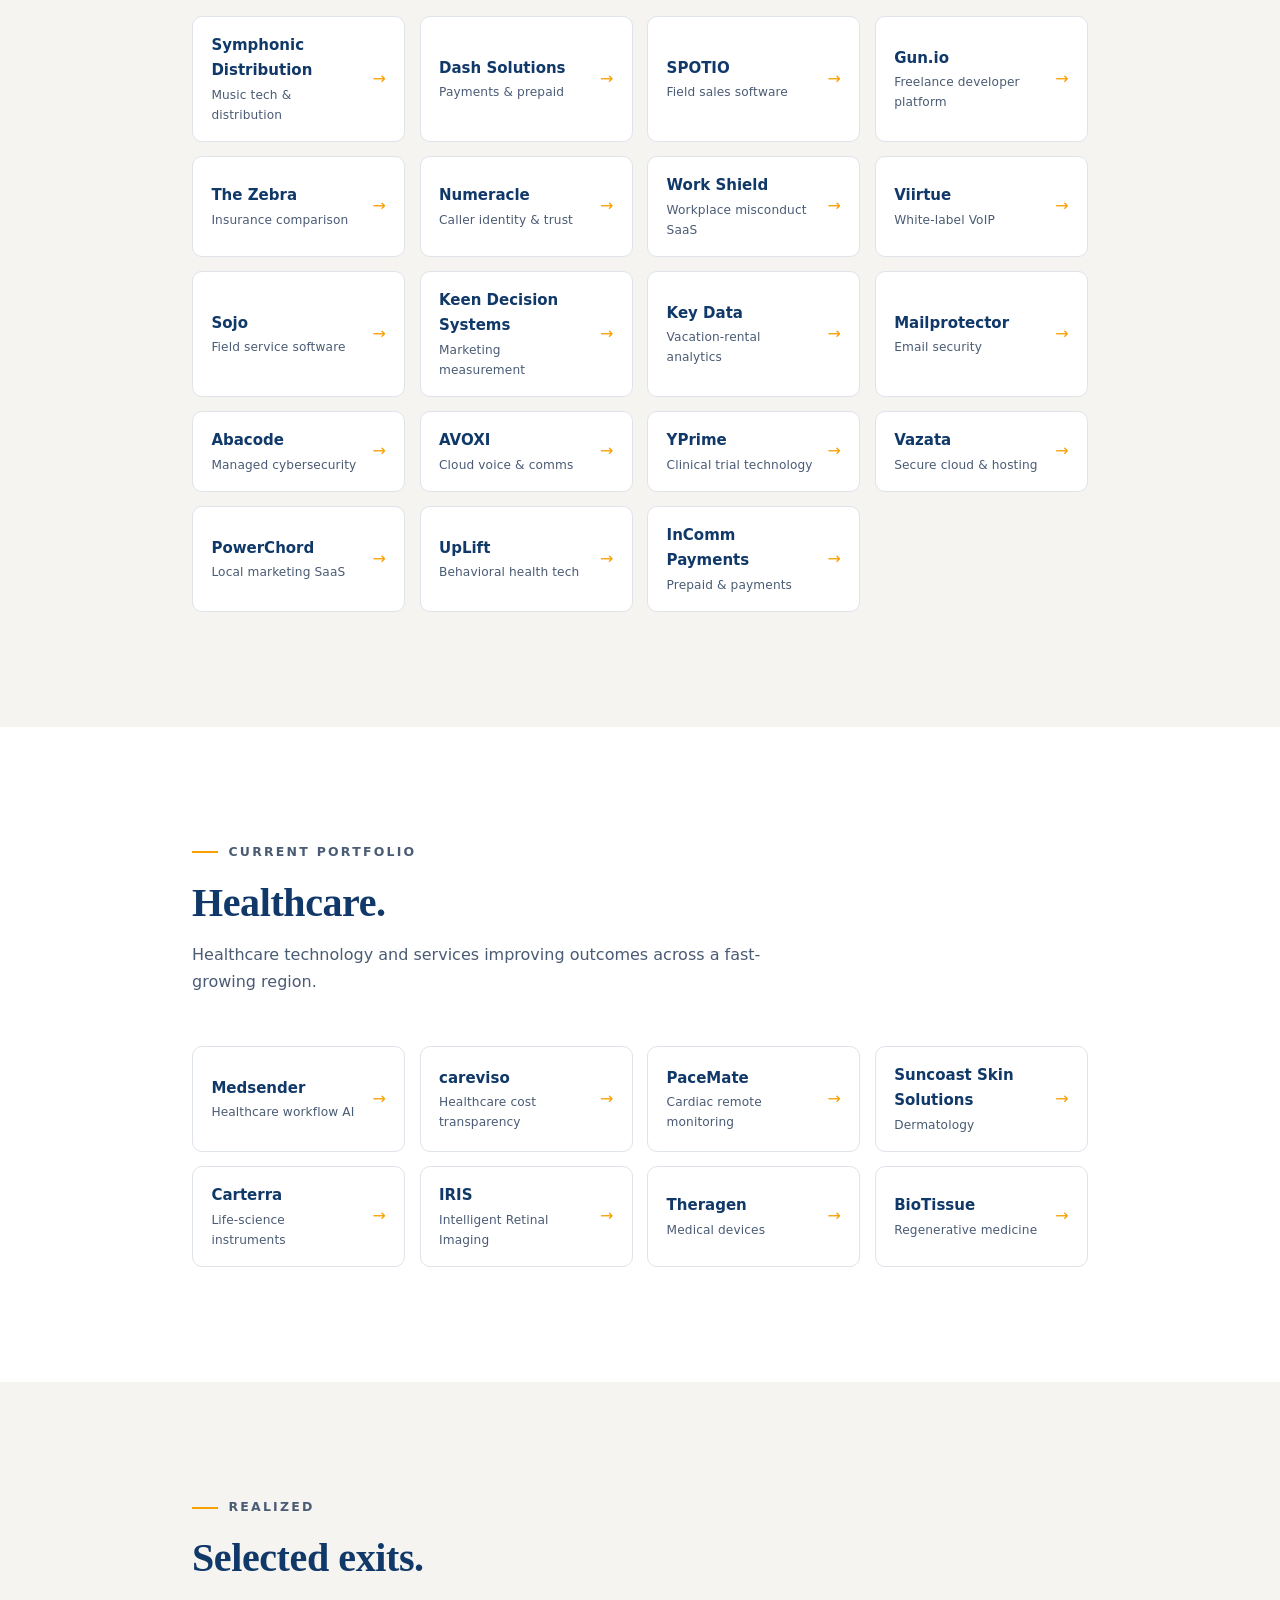
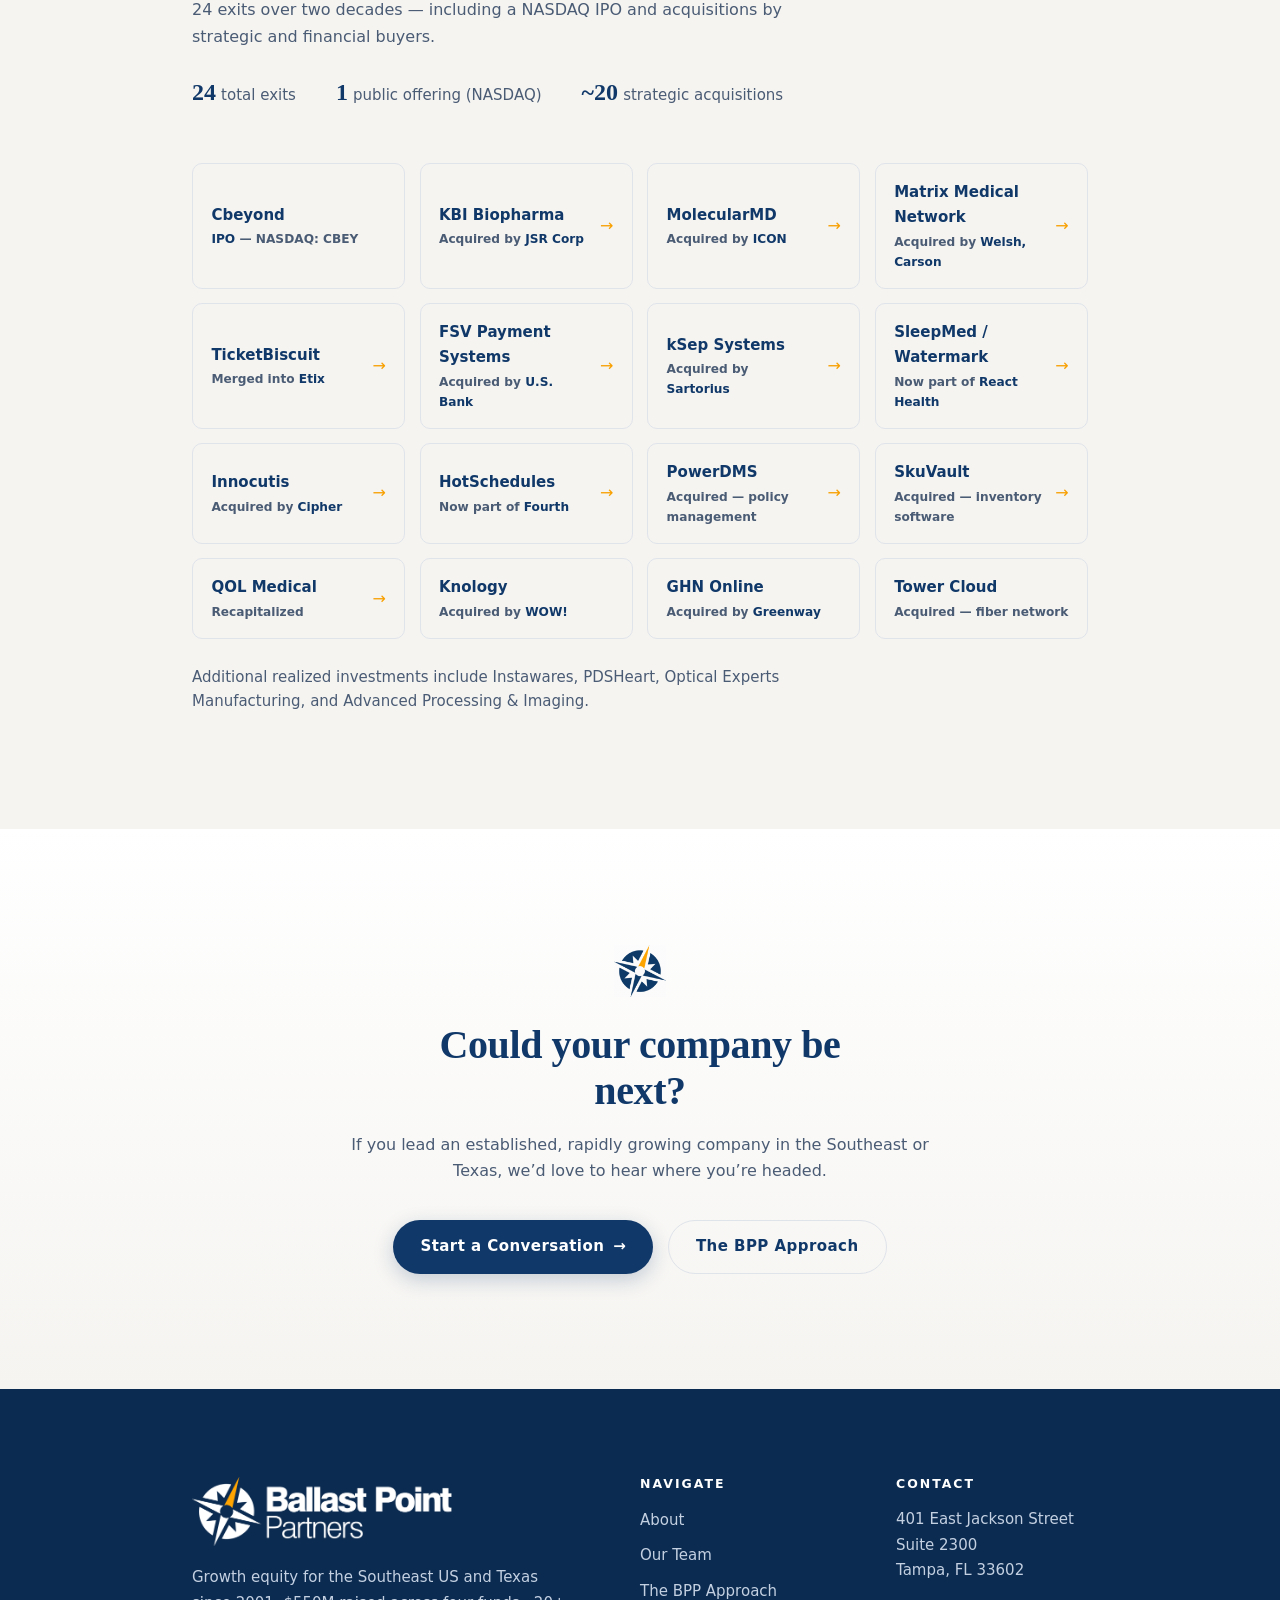
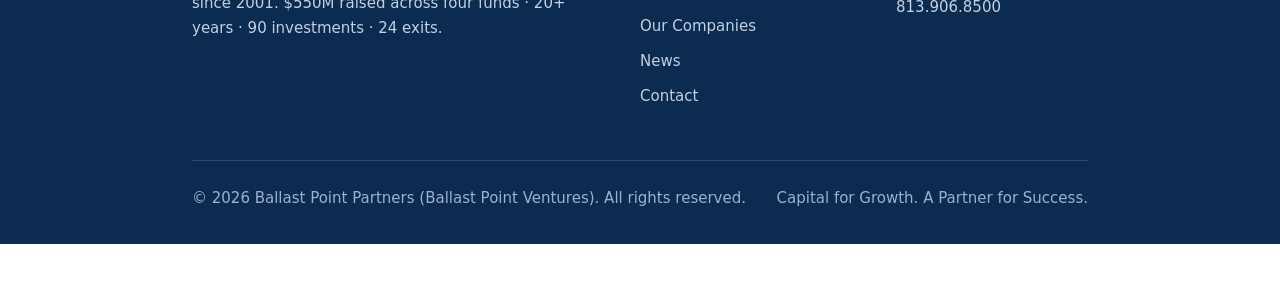
<file: companies.html>
<!DOCTYPE html>
<html lang="en">
<head>
<meta charset="UTF-8">
<meta name="viewport" content="width=device-width, initial-scale=1.0">
<meta name="robots" content="noindex,nofollow,noarchive">
<title>Our Companies — Ballast Point Partners | 90 investments, 24 exits</title>
<meta name="description" content="The Ballast Point Partners portfolio: current and realized investments in software, tech-enabled services, and healthcare across the Southeast US and Texas. 90 investments and 24 exits since 2001, including Cbeyond (IPO), KBI Biopharma, MolecularMD, and Matrix Medical Network.">
<meta property="og:type" content="website">
<meta property="og:site_name" content="Ballast Point Partners">
<meta property="og:title" content="Our Companies — Ballast Point Partners">
<meta property="og:description" content="90 investments, 24 exits across software, tech-enabled services, and healthcare. Every company links to its site.">
<meta property="og:url" content="https://ballastpointpartners.com/our-companies/">
<meta property="og:image" content="assets/brand/bpp-logo-2026.png">
<meta name="twitter:card" content="summary_large_image">
<link rel="icon" type="image/png" href="assets/brand/bpp-mark.png">
<link rel="stylesheet" href="assets/css/site.css">
<script>
(function(){var s=/[?&]static=1(?:&|$)/.test(location.search),r=false;try{r=matchMedia('(prefers-reduced-motion: reduce)').matches;}catch(e){}document.documentElement.classList.add(s||r?'static':'anim');})();
</script>
<style>
.featured{display:grid;grid-template-columns:repeat(3,1fr);gap:1.2rem;margin-top:1.6rem}
.f-card{background:#fff;border:1px solid var(--hairline);border-radius:var(--radius);padding:1.8rem 1.6rem;display:flex;flex-direction:column;gap:1.1rem;transition:transform .3s var(--ease),box-shadow .3s var(--ease)}
.f-card:hover{transform:translateY(-5px);box-shadow:var(--shadow)}
.f-card .logo-slot{height:44px;display:flex;align-items:center;transition:transform .3s var(--ease)}
.f-card .logo-slot:hover{transform:translateY(-2px)}
.f-card .logo-slot img{max-height:34px;width:auto;max-width:170px;object-fit:contain;filter:grayscale(1) opacity(.6);transition:filter .35s var(--ease)}
.f-card:hover .logo-slot img{filter:grayscale(0) opacity(1)}
.logo-slot.logo-dark{background:var(--navy);border-radius:6px;padding:.5rem .9rem;width:max-content;max-width:100%}
.logo-slot.logo-dark img{filter:grayscale(1) opacity(.8)}
.f-card:hover .logo-slot.logo-dark img{filter:grayscale(0) opacity(1)}
.f-card blockquote{font-family:var(--serif);font-size:1.05rem;line-height:1.5;color:var(--ink);border-left:3px solid var(--gold);padding-left:1rem;flex:1}
.f-card cite{font-style:normal;font-size:var(--small);color:var(--muted)}
.f-card cite strong{color:var(--navy);display:block;font-size:.95rem}
@media (max-width:960px){.featured{grid-template-columns:1fr}}
.stat-inline{display:flex;flex-wrap:wrap;gap:.6rem 2.5rem;align-items:baseline;margin-top:1.4rem}
.stat-inline div strong{font-family:var(--serif);font-size:var(--h3);color:var(--navy);font-weight:600}
.stat-inline div span{font-size:var(--small);color:var(--muted)}
</style>
</head>
<body>
<a class="skip-link" href="#main">Skip to content</a>

<header class="site-header">
  <div class="nav-wrap">
    <a class="brand" href="index.html" aria-label="Ballast Point Partners home">
      <img src="assets/brand/bpp-logo-2026.png" alt="Ballast Point Partners — mariner's compass logo" width="2560" height="674">
    </a>
    <input type="checkbox" id="nav-t" class="nav-toggle-box" aria-hidden="true">
    <label for="nav-t" class="nav-toggle" aria-label="Toggle navigation menu"><span></span><span></span><span></span></label>
    <nav aria-label="Primary">
      <ul class="nav-links">
        <li><a href="about.html">About</a></li>
        <li><a href="team.html">Our Team</a></li>
        <li><a href="approach.html">The BPP Approach</a></li>
        <li><a class="active" href="companies.html">Our Companies</a></li>
        <li><a href="news.html">News</a></li>
        <li><a class="nav-cta" href="contact.html">Contact Us</a></li>
      </ul>
    </nav>
  </div>
</header>

<main id="main">

<section class="page-hero" aria-labelledby="ph">
  <img class="compass-corner" src="assets/brand/bpp-mark.png" alt="" aria-hidden="true">
  <div class="ph-inner">
    <p class="crumb"><a href="index.html">Home</a> &rsaquo; Our Companies</p>
    <p class="eyebrow">Our Companies</p>
    <h1 id="ph">90 investments. 24 exits. One region.</h1>
    <p>Two decades of partnering with established, rapidly growing companies in software, tech-enabled services, and healthcare across the Southeast US and Texas. Every company below links to its own website.</p>
  </div>
</section>

<!-- FEATURED -->
<section aria-labelledby="feat-h">
  <div class="section-head reveal">
    <p class="eyebrow">In Their Words</p>
    <h2 id="feat-h">The founders say it best.</h2>
  </div>
  <div class="featured">
    <article class="f-card reveal">
      <a class="logo-slot logo-dark" href="https://symphonic.com/" target="_blank" rel="noopener" aria-label="Visit Symphonic Distribution"><img src="assets/logos/symphonic.png" alt="Symphonic Distribution logo" width="600" height="114"></a>
      <blockquote>&ldquo;BPP 100% believed in us and in what we are trying to accomplish.&rdquo;</blockquote>
      <cite><strong>Jorge Brea</strong>CEO, Symphonic Distribution</cite>
    </article>
    <article class="f-card reveal reveal-d1">
      <a class="logo-slot" href="https://in-prepaid.com/" target="_blank" rel="noopener" aria-label="Visit Dash Solutions"><img src="assets/logos/dash-gray.png" alt="Dash Solutions logo" width="968" height="299"></a>
      <blockquote>&ldquo;They&rsquo;ve been on with us at midnight working on stuff.&rdquo;</blockquote>
      <cite><strong>Stephen Faust</strong>CEO, Dash Solutions</cite>
    </article>
    <article class="f-card reveal reveal-d2">
      <a class="logo-slot" href="https://www.yprime.com/" target="_blank" rel="noopener" aria-label="Visit YPrime"><img src="assets/logos/yprime.png" alt="YPrime logo" width="720" height="176"></a>
      <blockquote>&ldquo;A partner who understood exactly where we were headed &mdash; and helped us get there faster.&rdquo;</blockquote>
      <cite><strong>Shawn Blackburn</strong>CEO, YPrime</cite>
    </article>
  </div>
</section>

<!-- CURRENT: SOFTWARE & TECH-ENABLED -->
<section class="alt" aria-labelledby="cur-h">
  <div class="section-head reveal">
    <p class="eyebrow">Current Portfolio</p>
    <h2 id="cur-h">Software &amp; tech-enabled services.</h2>
    <p class="lede">Vertical software and technology-driven service businesses whose moat compounds with every customer they serve.</p>
  </div>
  <div class="co-wall reveal">
    <a class="co" href="https://symphonic.com/" target="_blank" rel="noopener"><span class="c-name">Symphonic Distribution<span class="c-sec">Music tech &amp; distribution</span></span><span class="c-go" aria-hidden="true">&rarr;</span></a>
    <a class="co" href="https://in-prepaid.com/" target="_blank" rel="noopener"><span class="c-name">Dash Solutions<span class="c-sec">Payments &amp; prepaid</span></span><span class="c-go" aria-hidden="true">&rarr;</span></a>
    <a class="co" href="https://spotio.com/" target="_blank" rel="noopener"><span class="c-name">SPOTIO<span class="c-sec">Field sales software</span></span><span class="c-go" aria-hidden="true">&rarr;</span></a>
    <a class="co" href="https://gun.io/" target="_blank" rel="noopener"><span class="c-name">Gun.io<span class="c-sec">Freelance developer platform</span></span><span class="c-go" aria-hidden="true">&rarr;</span></a>
    <a class="co" href="https://www.thezebra.com/" target="_blank" rel="noopener"><span class="c-name">The Zebra<span class="c-sec">Insurance comparison</span></span><span class="c-go" aria-hidden="true">&rarr;</span></a>
    <a class="co" href="http://www.numeracle.com" target="_blank" rel="noopener"><span class="c-name">Numeracle<span class="c-sec">Caller identity &amp; trust</span></span><span class="c-go" aria-hidden="true">&rarr;</span></a>
    <a class="co" href="https://workshield.com/" target="_blank" rel="noopener"><span class="c-name">Work Shield<span class="c-sec">Workplace misconduct SaaS</span></span><span class="c-go" aria-hidden="true">&rarr;</span></a>
    <a class="co" href="https://www.viirtue.com/" target="_blank" rel="noopener"><span class="c-name">Viirtue<span class="c-sec">White-label VoIP</span></span><span class="c-go" aria-hidden="true">&rarr;</span></a>
    <a class="co" href="https://www.getsojo.com/" target="_blank" rel="noopener"><span class="c-name">Sojo<span class="c-sec">Field service software</span></span><span class="c-go" aria-hidden="true">&rarr;</span></a>
    <a class="co" href="https://keends.com/" target="_blank" rel="noopener"><span class="c-name">Keen Decision Systems<span class="c-sec">Marketing measurement</span></span><span class="c-go" aria-hidden="true">&rarr;</span></a>
    <a class="co" href="https://www.keydatadashboard.com/" target="_blank" rel="noopener"><span class="c-name">Key Data<span class="c-sec">Vacation-rental analytics</span></span><span class="c-go" aria-hidden="true">&rarr;</span></a>
    <a class="co" href="https://www.mailprotector.com/" target="_blank" rel="noopener"><span class="c-name">Mailprotector<span class="c-sec">Email security</span></span><span class="c-go" aria-hidden="true">&rarr;</span></a>
    <a class="co" href="https://abacode.com/" target="_blank" rel="noopener"><span class="c-name">Abacode<span class="c-sec">Managed cybersecurity</span></span><span class="c-go" aria-hidden="true">&rarr;</span></a>
    <a class="co" href="https://www.avoxi.com/" target="_blank" rel="noopener"><span class="c-name">AVOXI<span class="c-sec">Cloud voice &amp; comms</span></span><span class="c-go" aria-hidden="true">&rarr;</span></a>
    <a class="co" href="https://www.yprime.com/" target="_blank" rel="noopener"><span class="c-name">YPrime<span class="c-sec">Clinical trial technology</span></span><span class="c-go" aria-hidden="true">&rarr;</span></a>
    <a class="co" href="https://www.vazata.com/" target="_blank" rel="noopener"><span class="c-name">Vazata<span class="c-sec">Secure cloud &amp; hosting</span></span><span class="c-go" aria-hidden="true">&rarr;</span></a>
    <a class="co" href="https://www.powerchord.com/" target="_blank" rel="noopener"><span class="c-name">PowerChord<span class="c-sec">Local marketing SaaS</span></span><span class="c-go" aria-hidden="true">&rarr;</span></a>
    <a class="co" href="https://www.joinuplift.co/" target="_blank" rel="noopener"><span class="c-name">UpLift<span class="c-sec">Behavioral health tech</span></span><span class="c-go" aria-hidden="true">&rarr;</span></a>
    <a class="co" href="https://www.incomm.com/" target="_blank" rel="noopener"><span class="c-name">InComm Payments<span class="c-sec">Prepaid &amp; payments</span></span><span class="c-go" aria-hidden="true">&rarr;</span></a>
  </div>
</section>

<!-- CURRENT: HEALTHCARE -->
<section aria-labelledby="hc-h">
  <div class="section-head reveal">
    <p class="eyebrow">Current Portfolio</p>
    <h2 id="hc-h">Healthcare.</h2>
    <p class="lede">Healthcare technology and services improving outcomes across a fast-growing region.</p>
  </div>
  <div class="co-wall reveal">
    <a class="co" href="https://www.medsender.com/" target="_blank" rel="noopener"><span class="c-name">Medsender<span class="c-sec">Healthcare workflow AI</span></span><span class="c-go" aria-hidden="true">&rarr;</span></a>
    <a class="co" href="https://careviso.com/" target="_blank" rel="noopener"><span class="c-name">careviso<span class="c-sec">Healthcare cost transparency</span></span><span class="c-go" aria-hidden="true">&rarr;</span></a>
    <a class="co" href="https://pacemate.com/" target="_blank" rel="noopener"><span class="c-name">PaceMate<span class="c-sec">Cardiac remote monitoring</span></span><span class="c-go" aria-hidden="true">&rarr;</span></a>
    <a class="co" href="https://www.suncoastskin.com/" target="_blank" rel="noopener"><span class="c-name">Suncoast Skin Solutions<span class="c-sec">Dermatology</span></span><span class="c-go" aria-hidden="true">&rarr;</span></a>
    <a class="co" href="https://carterra-bio.com/" target="_blank" rel="noopener"><span class="c-name">Carterra<span class="c-sec">Life-science instruments</span></span><span class="c-go" aria-hidden="true">&rarr;</span></a>
    <a class="co" href="https://retinalscreenings.com/" target="_blank" rel="noopener"><span class="c-name">IRIS<span class="c-sec">Intelligent Retinal Imaging</span></span><span class="c-go" aria-hidden="true">&rarr;</span></a>
    <a class="co" href="https://theragen.com/" target="_blank" rel="noopener"><span class="c-name">Theragen<span class="c-sec">Medical devices</span></span><span class="c-go" aria-hidden="true">&rarr;</span></a>
    <a class="co" href="https://biotissue.com/" target="_blank" rel="noopener"><span class="c-name">BioTissue<span class="c-sec">Regenerative medicine</span></span><span class="c-go" aria-hidden="true">&rarr;</span></a>
  </div>
</section>

<!-- REALIZED / EXITED -->
<section class="alt" aria-labelledby="exit-h">
  <div class="section-head reveal">
    <p class="eyebrow">Realized</p>
    <h2 id="exit-h">Selected exits.</h2>
    <p class="lede">24 exits over two decades &mdash; including a NASDAQ IPO and acquisitions by strategic and financial buyers.</p>
    <div class="stat-inline">
      <div><strong>24</strong> <span>total exits</span></div>
      <div><strong>1</strong> <span>public offering (NASDAQ)</span></div>
      <div><strong>~20</strong> <span>strategic acquisitions</span></div>
    </div>
  </div>
  <div class="co-wall reveal">
    <span class="co exited"><span class="c-name">Cbeyond<span class="c-out"><b>IPO</b> &mdash; NASDAQ: CBEY</span></span></span>
    <a class="co exited" href="https://www.kbibiopharma.com/" target="_blank" rel="noopener"><span class="c-name">KBI Biopharma<span class="c-out">Acquired by <b>JSR Corp</b></span></span><span class="c-go" aria-hidden="true">&rarr;</span></a>
    <a class="co exited" href="https://www.iconplc.com/services/laboratories/specialty-laboratories/" target="_blank" rel="noopener"><span class="c-name">MolecularMD<span class="c-out">Acquired by <b>ICON</b></span></span><span class="c-go" aria-hidden="true">&rarr;</span></a>
    <a class="co exited" href="https://matrixmedicalnetwork.com/" target="_blank" rel="noopener"><span class="c-name">Matrix Medical Network<span class="c-out">Acquired by <b>Welsh, Carson</b></span></span><span class="c-go" aria-hidden="true">&rarr;</span></a>
    <a class="co exited" href="https://hello.etix.com/" target="_blank" rel="noopener"><span class="c-name">TicketBiscuit<span class="c-out">Merged into <b>Etix</b></span></span><span class="c-go" aria-hidden="true">&rarr;</span></a>
    <a class="co exited" href="https://www.fsvpaymentsystems.com/index.html" target="_blank" rel="noopener"><span class="c-name">FSV Payment Systems<span class="c-out">Acquired by <b>U.S. Bank</b></span></span><span class="c-go" aria-hidden="true">&rarr;</span></a>
    <a class="co exited" href="https://www.sartorius.com/en/products/process-filtration/cell-harvesting/ksep-systems" target="_blank" rel="noopener"><span class="c-name">kSep Systems<span class="c-out">Acquired by <b>Sartorius</b></span></span><span class="c-go" aria-hidden="true">&rarr;</span></a>
    <a class="co exited" href="https://www.reacthealth.com/" target="_blank" rel="noopener"><span class="c-name">SleepMed / Watermark<span class="c-out">Now part of <b>React Health</b></span></span><span class="c-go" aria-hidden="true">&rarr;</span></a>
    <a class="co exited" href="https://www.cipherpharma.com/" target="_blank" rel="noopener"><span class="c-name">Innocutis<span class="c-out">Acquired by <b>Cipher</b></span></span><span class="c-go" aria-hidden="true">&rarr;</span></a>
    <a class="co exited" href="https://www.fourth.com/hotschedules/" target="_blank" rel="noopener"><span class="c-name">HotSchedules<span class="c-out">Now part of <b>Fourth</b></span></span><span class="c-go" aria-hidden="true">&rarr;</span></a>
    <a class="co exited" href="https://www.powerdms.com/" target="_blank" rel="noopener"><span class="c-name">PowerDMS<span class="c-out">Acquired &mdash; policy management</span></span><span class="c-go" aria-hidden="true">&rarr;</span></a>
    <a class="co exited" href="https://www.skuvault.com/" target="_blank" rel="noopener"><span class="c-name">SkuVault<span class="c-out">Acquired &mdash; inventory software</span></span><span class="c-go" aria-hidden="true">&rarr;</span></a>
    <a class="co exited" href="https://www.qolmed.com/" target="_blank" rel="noopener"><span class="c-name">QOL Medical<span class="c-out">Recapitalized</span></span><span class="c-go" aria-hidden="true">&rarr;</span></a>
    <span class="co exited"><span class="c-name">Knology<span class="c-out">Acquired by <b>WOW!</b></span></span></span>
    <span class="co exited"><span class="c-name">GHN Online<span class="c-out">Acquired by <b>Greenway</b></span></span></span>
    <span class="co exited"><span class="c-name">Tower Cloud<span class="c-out">Acquired &mdash; fiber network</span></span></span>
  </div>
  <p class="lede reveal" style="margin-top:1.6rem;font-size:var(--small)">Additional realized investments include Instawares, PDSHeart, Optical Experts Manufacturing, and Advanced Processing &amp; Imaging.</p>
</section>

<!-- CTA -->
<section class="cta" aria-labelledby="cta-h">
  <img class="mark" src="assets/brand/bpp-mark.png" alt="" aria-hidden="true" width="192" height="192">
  <div class="reveal">
    <h2 id="cta-h">Could your company be next?</h2>
    <p class="lede">If you lead an established, rapidly growing company in the Southeast or Texas, we&rsquo;d love to hear where you&rsquo;re headed.</p>
    <div class="cta-row">
      <a class="btn btn-primary" href="contact.html">Start a Conversation <span class="arr" aria-hidden="true">&rarr;</span></a>
      <a class="btn btn-ghost" href="approach.html">The BPP Approach</a>
    </div>
  </div>
</section>

</main>

<footer class="site-footer">
  <div class="footer-grid">
    <div>
      <img class="f-logo" src="assets/brand/bpp-white.png" alt="Ballast Point Partners" width="1200" height="319">
      <p>Growth equity for the Southeast US and Texas since 2001. $550M raised across four funds &middot; 20+ years &middot; 90 investments &middot; 24 exits.</p>
    </div>
    <div>
      <h3>Navigate</h3>
      <ul>
        <li><a href="about.html">About</a></li>
        <li><a href="team.html">Our Team</a></li>
        <li><a href="approach.html">The BPP Approach</a></li>
        <li><a href="companies.html">Our Companies</a></li>
        <li><a href="news.html">News</a></li>
        <li><a href="contact.html">Contact</a></li>
      </ul>
    </div>
    <div>
      <h3>Contact</h3>
      <address>
        <p>401 East Jackson Street<br>Suite 2300<br>Tampa, FL 33602</p>
        <p style="margin-top:.7rem"><a href="tel:+18139068500">813.906.8500</a></p>
      </address>
    </div>
  </div>
  <div class="footer-bottom">
    <p>&copy; 2026 Ballast Point Partners (Ballast Point Ventures). All rights reserved.</p>
    <p>Capital for Growth. A Partner for Success.</p>
  </div>
</footer>

<div id="varv-disclaimer" role="note">
  <span>Unsolicited concept redesign by <b>Keep Pivoting</b> &mdash; not affiliated with Ballast Point Partners.</span>
  <a href="https://ballastpointpartners.com/" target="_blank" rel="noopener">See the official site &rarr;</a>
</div>

<div id="varv-popup" role="dialog" aria-label="A note from Keep Pivoting" aria-live="polite">
  <button type="button" class="vp-close" aria-label="Dismiss">&times;</button>
  <div class="vp-inner">
    <div class="vp-media"><img src="assets/brand/popup-poster.svg" alt="" aria-hidden="true" width="320" height="200"></div>
    <p class="vp-tag">Don&rsquo;t take our word for it &mdash; ask your AI which site wins you business.</p>
    <div class="vp-ai">
      <a id="vp-chatgpt" href="#" target="_blank" rel="noopener"><span class="vp-dot" style="background:#10a37f"></span> Ask ChatGPT</a>
      <a id="vp-claude" href="#" target="_blank" rel="noopener"><span class="vp-dot" style="background:#d97757"></span> Ask Claude</a>
      <a id="vp-perplexity" href="#" target="_blank" rel="noopener"><span class="vp-dot" style="background:#20b8cd"></span> Ask Perplexity</a>
    </div>
    <a class="vp-book" href="https://cal.com/keep-pivoting/30min" target="_blank" rel="noopener">Book a call &rarr;</a>
  </div>
</div>

<script src="assets/js/site.js"></script>
<script src="assets/js/varv-popup.js"></script>
</body>
</html>
</file>
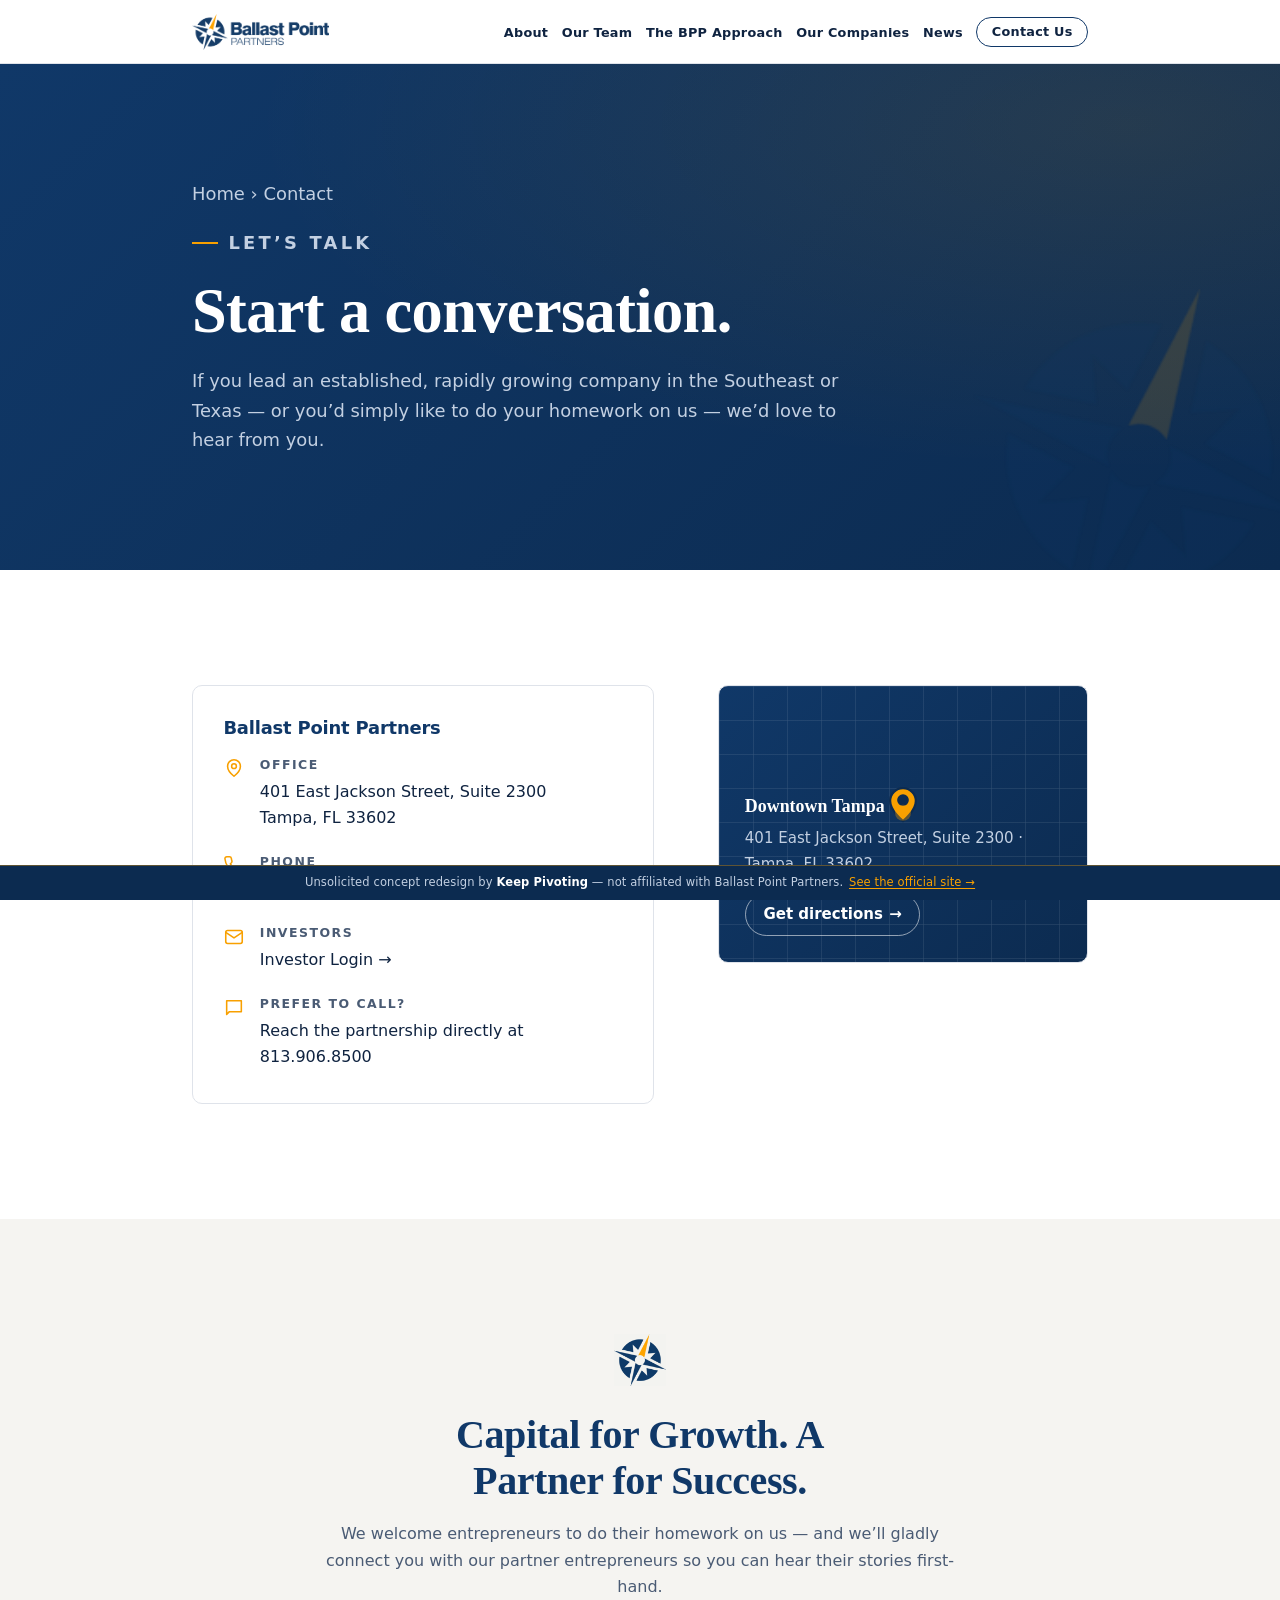
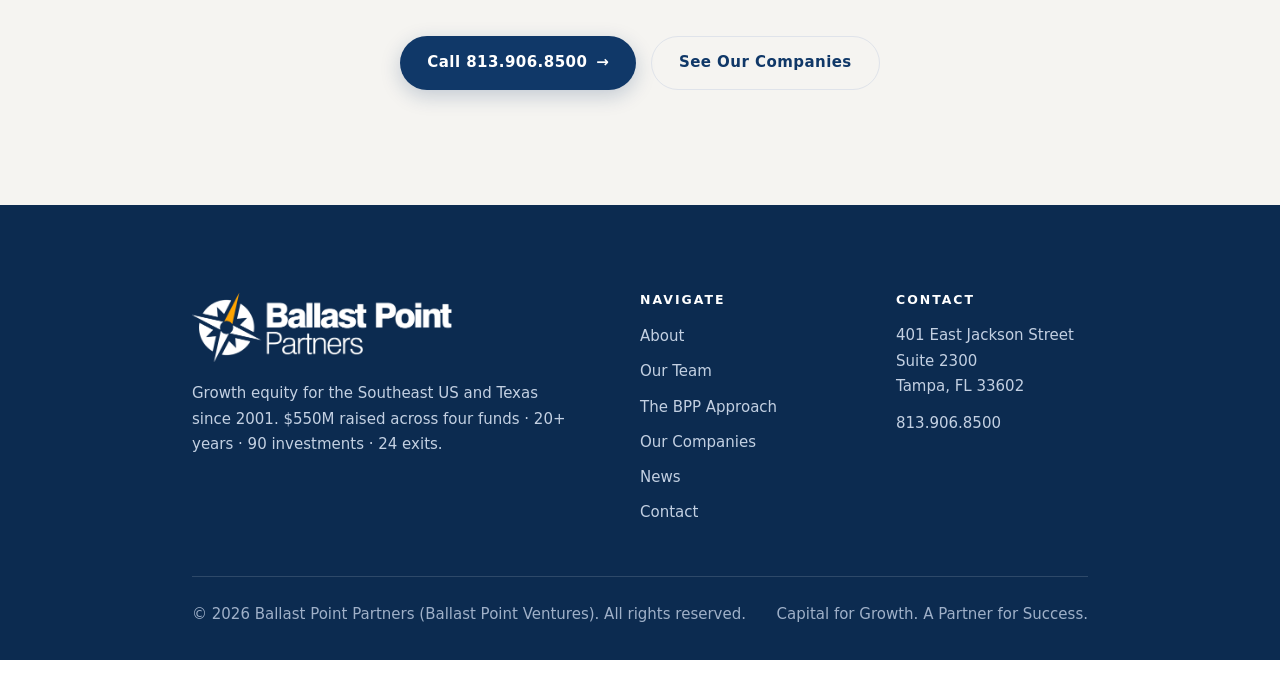
<file: contact.html>
<!DOCTYPE html>
<html lang="en">
<head>
<meta charset="UTF-8">
<meta name="viewport" content="width=device-width, initial-scale=1.0">
<meta name="robots" content="noindex,nofollow,noarchive">
<title>Contact — Ballast Point Partners | Tampa, Florida</title>
<meta name="description" content="Contact Ballast Point Partners — 401 East Jackson Street, Suite 2300, Tampa, FL 33602. Call 813.906.8500. Growth equity for rapidly growing software, tech-enabled services, and healthcare companies across the Southeast US and Texas.">
<meta property="og:type" content="website">
<meta property="og:site_name" content="Ballast Point Partners">
<meta property="og:title" content="Contact — Ballast Point Partners">
<meta property="og:description" content="401 East Jackson Street, Suite 2300, Tampa, FL 33602 · 813.906.8500.">
<meta property="og:url" content="https://ballastpointpartners.com/contact-us/">
<meta property="og:image" content="assets/brand/bpp-logo-2026.png">
<meta name="twitter:card" content="summary_large_image">
<link rel="icon" type="image/png" href="assets/brand/bpp-mark.png">
<link rel="stylesheet" href="assets/css/site.css">
<script>
(function(){var s=/[?&]static=1(?:&|$)/.test(location.search),r=false;try{r=matchMedia('(prefers-reduced-motion: reduce)').matches;}catch(e){}document.documentElement.classList.add(s||r?'static':'anim');})();
</script>
<style>
.loc-card{position:relative;border-radius:var(--radius);overflow:hidden;border:1px solid var(--hairline);aspect-ratio:4/3;background:linear-gradient(135deg,var(--navy) 0%,var(--navy-deep) 100%);display:flex;flex-direction:column;justify-content:flex-end;padding:1.6rem;color:#fff}
.loc-card .grid-bg{position:absolute;inset:0;opacity:.16;background-image:linear-gradient(rgba(255,255,255,.5) 1px,transparent 1px),linear-gradient(90deg,rgba(255,255,255,.5) 1px,transparent 1px);background-size:34px 34px}
.loc-card .pin{position:absolute;top:44%;left:50%;transform:translate(-50%,-50%);z-index:2}
.loc-card .pin svg{width:44px;height:44px}
.loc-card .pin .pulse{position:absolute;left:50%;top:60%;transform:translate(-50%,-50%);width:16px;height:16px;border-radius:50%;background:rgba(248,160,0,.35)}
@media (prefers-reduced-motion:no-preference){html.anim .loc-card .pin .pulse{animation:pin 2.4s var(--ease) infinite}}
@keyframes pin{0%{box-shadow:0 0 0 0 rgba(248,160,0,.35)}100%{box-shadow:0 0 0 26px rgba(248,160,0,0)}}
.loc-card .loc-meta{position:relative;z-index:2}
.loc-card .loc-meta b{display:block;font-family:var(--serif);font-size:var(--h4);margin-bottom:.2rem}
.loc-card .loc-meta span{font-size:var(--small);color:var(--muted-on-navy)}
.loc-card .dir{position:relative;z-index:2;margin-top:1rem;display:inline-flex;align-items:center;gap:.4rem;font-size:var(--small);font-weight:600;color:#fff;border:1.5px solid rgba(255,255,255,.55);border-radius:999px;padding:.5rem 1.1rem;width:max-content;transition:background .25s var(--ease),color .25s var(--ease)}
.loc-card .dir:hover{background:#fff;color:var(--navy)}
</style>
</head>
<body>
<a class="skip-link" href="#main">Skip to content</a>

<header class="site-header">
  <div class="nav-wrap">
    <a class="brand" href="index.html" aria-label="Ballast Point Partners home">
      <img src="assets/brand/bpp-logo-2026.png" alt="Ballast Point Partners — mariner's compass logo" width="2560" height="674">
    </a>
    <input type="checkbox" id="nav-t" class="nav-toggle-box" aria-hidden="true">
    <label for="nav-t" class="nav-toggle" aria-label="Toggle navigation menu"><span></span><span></span><span></span></label>
    <nav aria-label="Primary">
      <ul class="nav-links">
        <li><a href="about.html">About</a></li>
        <li><a href="team.html">Our Team</a></li>
        <li><a href="approach.html">The BPP Approach</a></li>
        <li><a href="companies.html">Our Companies</a></li>
        <li><a href="news.html">News</a></li>
        <li><a class="nav-cta active" href="contact.html">Contact Us</a></li>
      </ul>
    </nav>
  </div>
</header>

<main id="main">

<section class="page-hero" aria-labelledby="ph">
  <img class="compass-corner" src="assets/brand/bpp-mark.png" alt="" aria-hidden="true">
  <div class="ph-inner">
    <p class="crumb"><a href="index.html">Home</a> &rsaquo; Contact</p>
    <p class="eyebrow">Let&rsquo;s Talk</p>
    <h1 id="ph">Start a conversation.</h1>
    <p>If you lead an established, rapidly growing company in the Southeast or Texas &mdash; or you&rsquo;d simply like to do your homework on us &mdash; we&rsquo;d love to hear from you.</p>
  </div>
</section>

<section aria-labelledby="c-h">
  <div class="contact-grid">
    <div class="contact-card reveal">
      <h3>Ballast Point Partners</h3>
      <div class="contact-row">
        <svg viewBox="0 0 24 24" stroke-width="1.7" stroke-linecap="round" stroke-linejoin="round"><path d="M12 21s-7-5.6-7-11a7 7 0 0 1 14 0c0 5.4-7 11-7 11z"/><circle cx="12" cy="10" r="2.6"/></svg>
        <div>
          <div class="cr-lbl">Office</div>
          <address>401 East Jackson Street, Suite 2300<br>Tampa, FL 33602</address>
        </div>
      </div>
      <div class="contact-row">
        <svg viewBox="0 0 24 24" stroke-width="1.7" stroke-linecap="round" stroke-linejoin="round"><path d="M22 16.9v3a2 2 0 0 1-2.2 2 19.8 19.8 0 0 1-8.6-3.1 19.5 19.5 0 0 1-6-6 19.8 19.8 0 0 1-3.1-8.7A2 2 0 0 1 4.1 2h3a2 2 0 0 1 2 1.7c.1.9.3 1.8.6 2.7a2 2 0 0 1-.5 2.1L8 9.6a16 16 0 0 0 6 6l1.1-1.1a2 2 0 0 1 2.1-.5c.9.3 1.8.5 2.7.6a2 2 0 0 1 1.7 2z"/></svg>
        <div>
          <div class="cr-lbl">Phone</div>
          <a href="tel:+18139068500">813.906.8500</a>
        </div>
      </div>
      <div class="contact-row">
        <svg viewBox="0 0 24 24" stroke-width="1.7" stroke-linecap="round" stroke-linejoin="round"><rect x="3" y="5" width="18" height="14" rx="2"/><path d="M3 7l9 6 9-6"/></svg>
        <div>
          <div class="cr-lbl">Investors</div>
          <a href="https://ballastpointventures.altareturn.com/" target="_blank" rel="noopener">Investor Login &rarr;</a>
        </div>
      </div>
      <div class="contact-row" style="margin-bottom:0">
        <svg viewBox="0 0 24 24" stroke-width="1.7" stroke-linecap="round" stroke-linejoin="round"><path d="M4 4h16v12H7l-3 3z"/></svg>
        <div>
          <div class="cr-lbl">Prefer to call?</div>
          <a href="tel:+18139068500">Reach the partnership directly at 813.906.8500</a>
        </div>
      </div>
    </div>

    <div class="reveal reveal-d1">
      <div class="loc-card">
        <div class="grid-bg" aria-hidden="true"></div>
        <div class="pin" aria-hidden="true">
          <span class="pulse"></span>
          <svg viewBox="0 0 24 24" fill="#f8a000" stroke="#0c2b50" stroke-width="1.2"><path d="M12 22s-7-5.6-7-11a7 7 0 0 1 14 0c0 5.4-7 11-7 11z"/><circle cx="12" cy="10.5" r="2.6" fill="#0c2b50"/></svg>
        </div>
        <div class="loc-meta">
          <b>Downtown Tampa</b>
          <span>401 East Jackson Street, Suite 2300 &middot; Tampa, FL 33602</span>
        </div>
        <a class="dir" href="https://www.google.com/maps/search/?api=1&amp;query=401+East+Jackson+Street+Suite+2300+Tampa+FL+33602" target="_blank" rel="noopener">Get directions <span aria-hidden="true">&rarr;</span></a>
      </div>
    </div>
  </div>
</section>

<!-- CTA -->
<section class="cta alt" aria-labelledby="cta-h" style="background:var(--paper-warm)">
  <img class="mark" src="assets/brand/bpp-mark.png" alt="" aria-hidden="true" width="192" height="192">
  <div class="reveal">
    <h2 id="cta-h">Capital for Growth. A Partner for Success.</h2>
    <p class="lede">We welcome entrepreneurs to do their homework on us &mdash; and we&rsquo;ll gladly connect you with our partner entrepreneurs so you can hear their stories first-hand.</p>
    <div class="cta-row">
      <a class="btn btn-primary" href="tel:+18139068500">Call 813.906.8500 <span class="arr" aria-hidden="true">&rarr;</span></a>
      <a class="btn btn-ghost" href="companies.html">See Our Companies</a>
    </div>
  </div>
</section>

</main>

<footer class="site-footer">
  <div class="footer-grid">
    <div>
      <img class="f-logo" src="assets/brand/bpp-white.png" alt="Ballast Point Partners" width="1200" height="319">
      <p>Growth equity for the Southeast US and Texas since 2001. $550M raised across four funds &middot; 20+ years &middot; 90 investments &middot; 24 exits.</p>
    </div>
    <div>
      <h3>Navigate</h3>
      <ul>
        <li><a href="about.html">About</a></li>
        <li><a href="team.html">Our Team</a></li>
        <li><a href="approach.html">The BPP Approach</a></li>
        <li><a href="companies.html">Our Companies</a></li>
        <li><a href="news.html">News</a></li>
        <li><a href="contact.html">Contact</a></li>
      </ul>
    </div>
    <div>
      <h3>Contact</h3>
      <address>
        <p>401 East Jackson Street<br>Suite 2300<br>Tampa, FL 33602</p>
        <p style="margin-top:.7rem"><a href="tel:+18139068500">813.906.8500</a></p>
      </address>
    </div>
  </div>
  <div class="footer-bottom">
    <p>&copy; 2026 Ballast Point Partners (Ballast Point Ventures). All rights reserved.</p>
    <p>Capital for Growth. A Partner for Success.</p>
  </div>
</footer>

<div id="varv-disclaimer" role="note">
  <span>Unsolicited concept redesign by <b>Keep Pivoting</b> &mdash; not affiliated with Ballast Point Partners.</span>
  <a href="https://ballastpointpartners.com/" target="_blank" rel="noopener">See the official site &rarr;</a>
</div>

<div id="varv-popup" role="dialog" aria-label="A note from Keep Pivoting" aria-live="polite">
  <button type="button" class="vp-close" aria-label="Dismiss">&times;</button>
  <div class="vp-inner">
    <div class="vp-media"><img src="assets/brand/popup-poster.svg" alt="" aria-hidden="true" width="320" height="200"></div>
    <p class="vp-tag">Don&rsquo;t take our word for it &mdash; ask your AI which site wins you business.</p>
    <div class="vp-ai">
      <a id="vp-chatgpt" href="#" target="_blank" rel="noopener"><span class="vp-dot" style="background:#10a37f"></span> Ask ChatGPT</a>
      <a id="vp-claude" href="#" target="_blank" rel="noopener"><span class="vp-dot" style="background:#d97757"></span> Ask Claude</a>
      <a id="vp-perplexity" href="#" target="_blank" rel="noopener"><span class="vp-dot" style="background:#20b8cd"></span> Ask Perplexity</a>
    </div>
    <a class="vp-book" href="https://cal.com/keep-pivoting/30min" target="_blank" rel="noopener">Book a call &rarr;</a>
  </div>
</div>

<script src="assets/js/site.js"></script>
<script src="assets/js/varv-popup.js"></script>
</body>
</html>
</file>
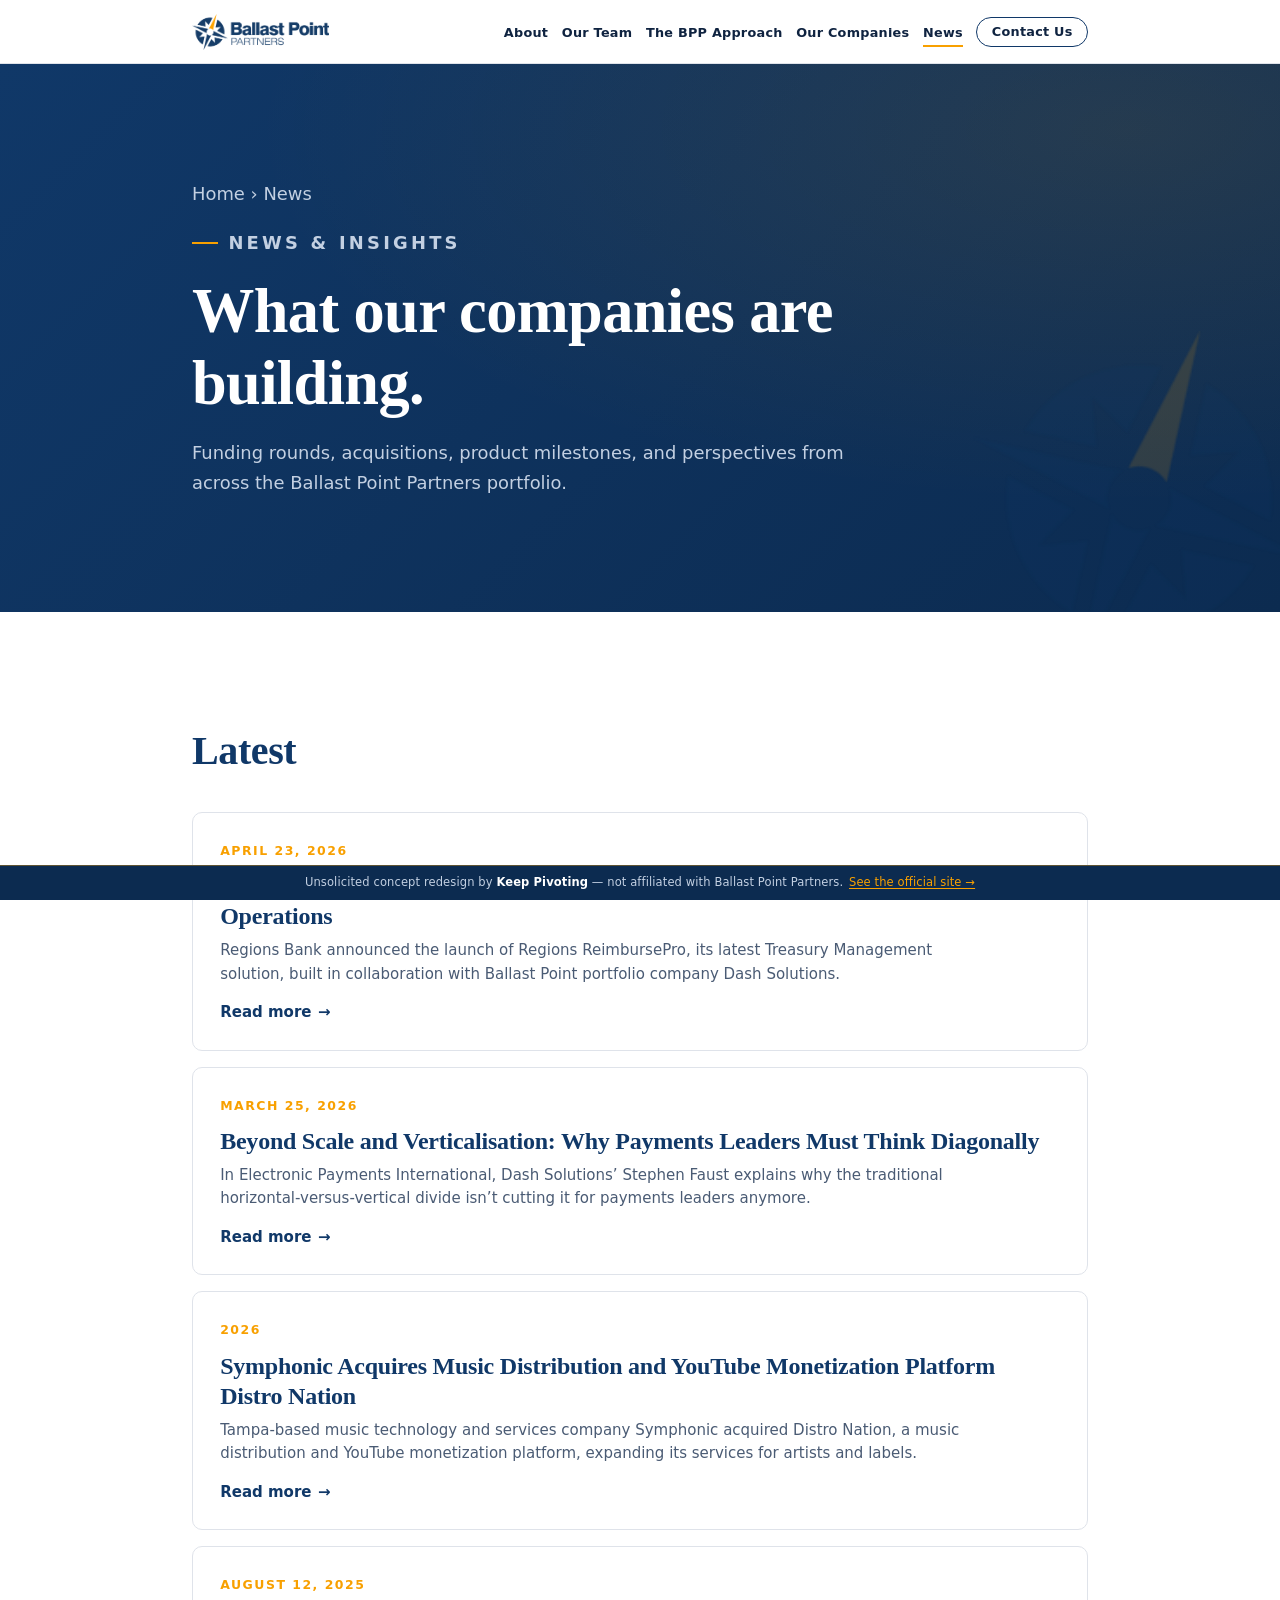
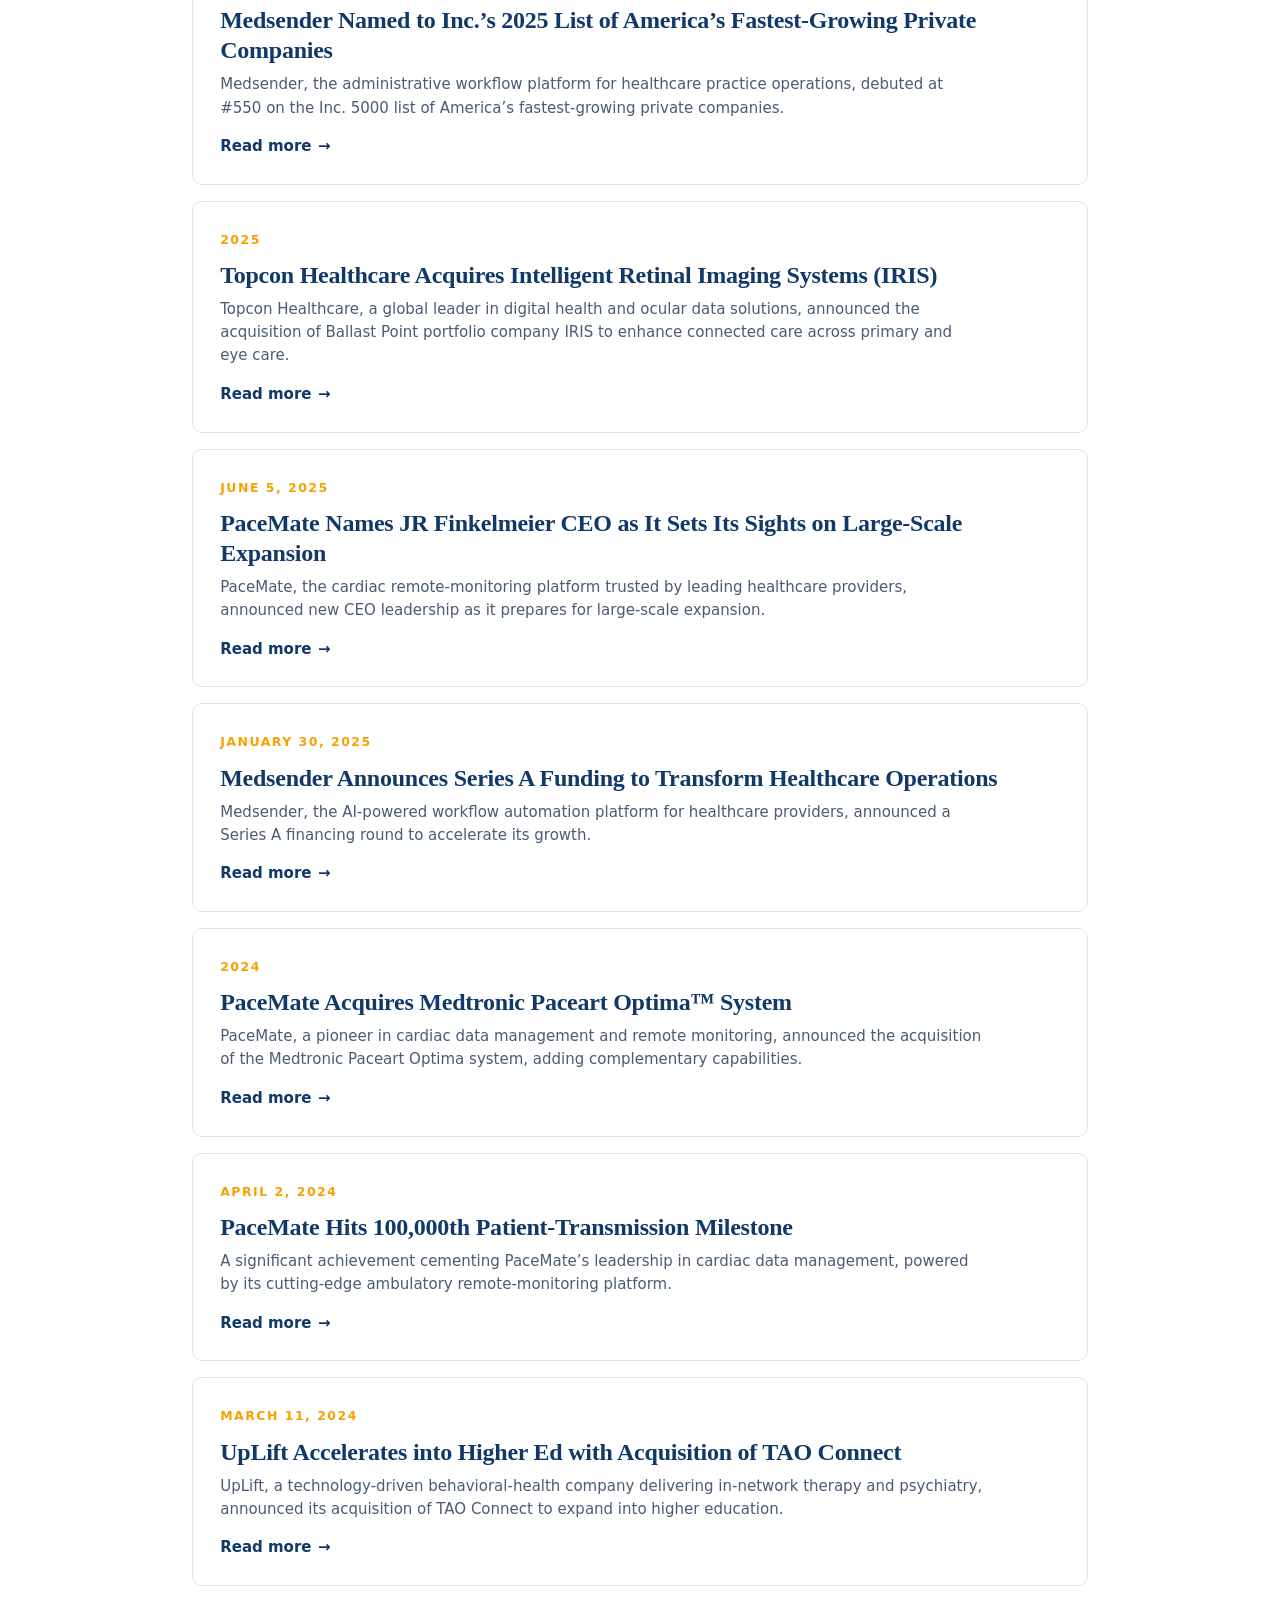
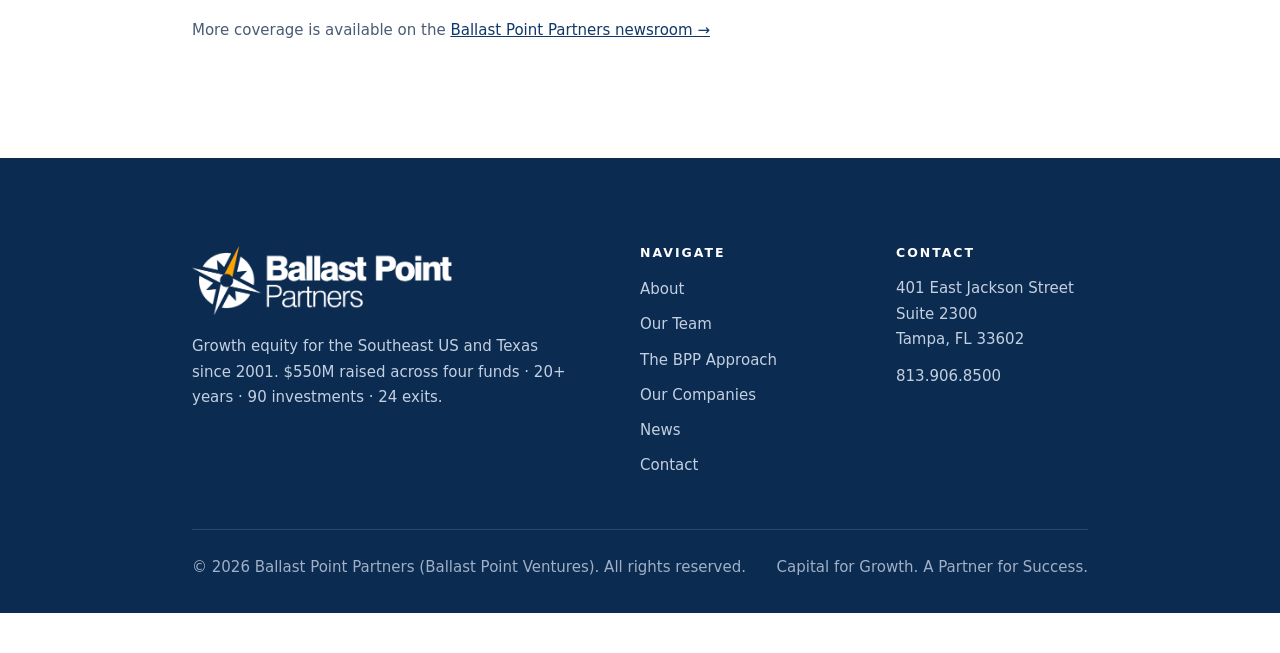
<file: news.html>
<!DOCTYPE html>
<html lang="en">
<head>
<meta charset="UTF-8">
<meta name="viewport" content="width=device-width, initial-scale=1.0">
<meta name="robots" content="noindex,nofollow,noarchive">
<title>News &amp; Insights — Ballast Point Partners</title>
<meta name="description" content="News and insights from Ballast Point Partners and its portfolio — funding rounds, acquisitions, and milestones across software, tech-enabled services, and healthcare, including Medsender, PaceMate, Symphonic, Dash Solutions, UpLift, and IRIS.">
<meta property="og:type" content="website">
<meta property="og:site_name" content="Ballast Point Partners">
<meta property="og:title" content="News &amp; Insights — Ballast Point Partners">
<meta property="og:description" content="Funding, acquisitions, and milestones across the Ballast Point Partners portfolio.">
<meta property="og:url" content="https://ballastpointpartners.com/news/">
<meta property="og:image" content="assets/brand/bpp-logo-2026.png">
<meta name="twitter:card" content="summary_large_image">
<link rel="icon" type="image/png" href="assets/brand/bpp-mark.png">
<link rel="stylesheet" href="assets/css/site.css">
<script>
(function(){var s=/[?&]static=1(?:&|$)/.test(location.search),r=false;try{r=matchMedia('(prefers-reduced-motion: reduce)').matches;}catch(e){}document.documentElement.classList.add(s||r?'static':'anim');})();
</script>
</head>
<body>
<a class="skip-link" href="#main">Skip to content</a>

<header class="site-header">
  <div class="nav-wrap">
    <a class="brand" href="index.html" aria-label="Ballast Point Partners home">
      <img src="assets/brand/bpp-logo-2026.png" alt="Ballast Point Partners — mariner's compass logo" width="2560" height="674">
    </a>
    <input type="checkbox" id="nav-t" class="nav-toggle-box" aria-hidden="true">
    <label for="nav-t" class="nav-toggle" aria-label="Toggle navigation menu"><span></span><span></span><span></span></label>
    <nav aria-label="Primary">
      <ul class="nav-links">
        <li><a href="about.html">About</a></li>
        <li><a href="team.html">Our Team</a></li>
        <li><a href="approach.html">The BPP Approach</a></li>
        <li><a href="companies.html">Our Companies</a></li>
        <li><a class="active" href="news.html">News</a></li>
        <li><a class="nav-cta" href="contact.html">Contact Us</a></li>
      </ul>
    </nav>
  </div>
</header>

<main id="main">

<section class="page-hero" aria-labelledby="ph">
  <img class="compass-corner" src="assets/brand/bpp-mark.png" alt="" aria-hidden="true">
  <div class="ph-inner">
    <p class="crumb"><a href="index.html">Home</a> &rsaquo; News</p>
    <p class="eyebrow">News &amp; Insights</p>
    <h1 id="ph">What our companies are building.</h1>
    <p>Funding rounds, acquisitions, product milestones, and perspectives from across the Ballast Point Partners portfolio.</p>
  </div>
</section>

<section aria-labelledby="nl-h">
  <h2 id="nl-h" class="reveal" style="margin-bottom:clamp(1.6rem,3vw,2.4rem)">Latest</h2>
  <div class="news-list">

    <a class="news-item reveal" href="https://ballastpointpartners.com/regions-bank-and-dash-solutions-collaborate-on-new-solution-to-modernize-client-payment-operations/" target="_blank" rel="noopener">
      <span class="n-date">April 23, 2026</span>
      <h3 class="n-title">Regions Bank and Dash Solutions Collaborate to Modernize Client Payment Operations</h3>
      <p class="n-exc">Regions Bank announced the launch of Regions ReimbursePro, its latest Treasury Management solution, built in collaboration with Ballast Point portfolio company Dash Solutions.</p>
      <span class="n-more">Read more <span class="arr" aria-hidden="true">&rarr;</span></span>
    </a>

    <a class="news-item reveal" href="https://ballastpointpartners.com/beyond-scale-and-verticalisation-why-payments-leaders-must-think-diagonally/" target="_blank" rel="noopener">
      <span class="n-date">March 25, 2026</span>
      <h3 class="n-title">Beyond Scale and Verticalisation: Why Payments Leaders Must Think Diagonally</h3>
      <p class="n-exc">In Electronic Payments International, Dash Solutions&rsquo; Stephen Faust explains why the traditional horizontal-versus-vertical divide isn&rsquo;t cutting it for payments leaders anymore.</p>
      <span class="n-more">Read more <span class="arr" aria-hidden="true">&rarr;</span></span>
    </a>

    <a class="news-item reveal" href="https://ballastpointpartners.com/symphonic-acquires-music-distribution-and-youtube-monetization-platform-distro-nation/" target="_blank" rel="noopener">
      <span class="n-date">2026</span>
      <h3 class="n-title">Symphonic Acquires Music Distribution and YouTube Monetization Platform Distro Nation</h3>
      <p class="n-exc">Tampa-based music technology and services company Symphonic acquired Distro Nation, a music distribution and YouTube monetization platform, expanding its services for artists and labels.</p>
      <span class="n-more">Read more <span class="arr" aria-hidden="true">&rarr;</span></span>
    </a>

    <a class="news-item reveal" href="https://ballastpointpartners.com/medsender-named-to-inc-s-2025-list-of-americas-fastest-growing-private-companies-debuts-at-550/" target="_blank" rel="noopener">
      <span class="n-date">August 12, 2025</span>
      <h3 class="n-title">Medsender Named to Inc.&rsquo;s 2025 List of America&rsquo;s Fastest-Growing Private Companies</h3>
      <p class="n-exc">Medsender, the administrative workflow platform for healthcare practice operations, debuted at #550 on the Inc. 5000 list of America&rsquo;s fastest-growing private companies.</p>
      <span class="n-more">Read more <span class="arr" aria-hidden="true">&rarr;</span></span>
    </a>

    <a class="news-item reveal" href="https://ballastpointpartners.com/topcon-healthcare-acquires-intelligent-retinal-imaging-systems-to-enhance-connected-care-across-primary-and-eye-care/" target="_blank" rel="noopener">
      <span class="n-date">2025</span>
      <h3 class="n-title">Topcon Healthcare Acquires Intelligent Retinal Imaging Systems (IRIS)</h3>
      <p class="n-exc">Topcon Healthcare, a global leader in digital health and ocular data solutions, announced the acquisition of Ballast Point portfolio company IRIS to enhance connected care across primary and eye care.</p>
      <span class="n-more">Read more <span class="arr" aria-hidden="true">&rarr;</span></span>
    </a>

    <a class="news-item reveal" href="https://ballastpointpartners.com/pacemate-names-jr-finkelmeier-ceo-as-it-sets-its-sights-on-large-scale-expansion/" target="_blank" rel="noopener">
      <span class="n-date">June 5, 2025</span>
      <h3 class="n-title">PaceMate Names JR Finkelmeier CEO as It Sets Its Sights on Large-Scale Expansion</h3>
      <p class="n-exc">PaceMate, the cardiac remote-monitoring platform trusted by leading healthcare providers, announced new CEO leadership as it prepares for large-scale expansion.</p>
      <span class="n-more">Read more <span class="arr" aria-hidden="true">&rarr;</span></span>
    </a>

    <a class="news-item reveal" href="https://ballastpointpartners.com/medsender-announces-series-a-funding/" target="_blank" rel="noopener">
      <span class="n-date">January 30, 2025</span>
      <h3 class="n-title">Medsender Announces Series A Funding to Transform Healthcare Operations</h3>
      <p class="n-exc">Medsender, the AI-powered workflow automation platform for healthcare providers, announced a Series A financing round to accelerate its growth.</p>
      <span class="n-more">Read more <span class="arr" aria-hidden="true">&rarr;</span></span>
    </a>

    <a class="news-item reveal" href="https://ballastpointpartners.com/pacemate-acquires-medtronic-paceart-optima/" target="_blank" rel="noopener">
      <span class="n-date">2024</span>
      <h3 class="n-title">PaceMate Acquires Medtronic Paceart Optima&trade; System</h3>
      <p class="n-exc">PaceMate, a pioneer in cardiac data management and remote monitoring, announced the acquisition of the Medtronic Paceart Optima system, adding complementary capabilities.</p>
      <span class="n-more">Read more <span class="arr" aria-hidden="true">&rarr;</span></span>
    </a>

    <a class="news-item reveal" href="https://ballastpointpartners.com/https-www-businesswire-com-news-home-20240402689268-en-pacemate-hits-100000th-patient-transmission-milestone-with-cutting-edge-ambulatory-remote-monitoring-platform/" target="_blank" rel="noopener">
      <span class="n-date">April 2, 2024</span>
      <h3 class="n-title">PaceMate Hits 100,000th Patient-Transmission Milestone</h3>
      <p class="n-exc">A significant achievement cementing PaceMate&rsquo;s leadership in cardiac data management, powered by its cutting-edge ambulatory remote-monitoring platform.</p>
      <span class="n-more">Read more <span class="arr" aria-hidden="true">&rarr;</span></span>
    </a>

    <a class="news-item reveal" href="https://ballastpointpartners.com/uplift-accelerates-into-higher-ed-with-acquisition-of-tao-connect/" target="_blank" rel="noopener">
      <span class="n-date">March 11, 2024</span>
      <h3 class="n-title">UpLift Accelerates into Higher Ed with Acquisition of TAO Connect</h3>
      <p class="n-exc">UpLift, a technology-driven behavioral-health company delivering in-network therapy and psychiatry, announced its acquisition of TAO Connect to expand into higher education.</p>
      <span class="n-more">Read more <span class="arr" aria-hidden="true">&rarr;</span></span>
    </a>

  </div>
  <p class="lede reveal" style="margin-top:2rem;font-size:var(--small)">More coverage is available on the <a href="https://ballastpointpartners.com/news/" target="_blank" rel="noopener" style="color:var(--navy);text-decoration:underline">Ballast Point Partners newsroom &rarr;</a></p>
</section>

</main>

<footer class="site-footer">
  <div class="footer-grid">
    <div>
      <img class="f-logo" src="assets/brand/bpp-white.png" alt="Ballast Point Partners" width="1200" height="319">
      <p>Growth equity for the Southeast US and Texas since 2001. $550M raised across four funds &middot; 20+ years &middot; 90 investments &middot; 24 exits.</p>
    </div>
    <div>
      <h3>Navigate</h3>
      <ul>
        <li><a href="about.html">About</a></li>
        <li><a href="team.html">Our Team</a></li>
        <li><a href="approach.html">The BPP Approach</a></li>
        <li><a href="companies.html">Our Companies</a></li>
        <li><a href="news.html">News</a></li>
        <li><a href="contact.html">Contact</a></li>
      </ul>
    </div>
    <div>
      <h3>Contact</h3>
      <address>
        <p>401 East Jackson Street<br>Suite 2300<br>Tampa, FL 33602</p>
        <p style="margin-top:.7rem"><a href="tel:+18139068500">813.906.8500</a></p>
      </address>
    </div>
  </div>
  <div class="footer-bottom">
    <p>&copy; 2026 Ballast Point Partners (Ballast Point Ventures). All rights reserved.</p>
    <p>Capital for Growth. A Partner for Success.</p>
  </div>
</footer>

<div id="varv-disclaimer" role="note">
  <span>Unsolicited concept redesign by <b>Keep Pivoting</b> &mdash; not affiliated with Ballast Point Partners.</span>
  <a href="https://ballastpointpartners.com/" target="_blank" rel="noopener">See the official site &rarr;</a>
</div>

<div id="varv-popup" role="dialog" aria-label="A note from Keep Pivoting" aria-live="polite">
  <button type="button" class="vp-close" aria-label="Dismiss">&times;</button>
  <div class="vp-inner">
    <div class="vp-media"><img src="assets/brand/popup-poster.svg" alt="" aria-hidden="true" width="320" height="200"></div>
    <p class="vp-tag">Don&rsquo;t take our word for it &mdash; ask your AI which site wins you business.</p>
    <div class="vp-ai">
      <a id="vp-chatgpt" href="#" target="_blank" rel="noopener"><span class="vp-dot" style="background:#10a37f"></span> Ask ChatGPT</a>
      <a id="vp-claude" href="#" target="_blank" rel="noopener"><span class="vp-dot" style="background:#d97757"></span> Ask Claude</a>
      <a id="vp-perplexity" href="#" target="_blank" rel="noopener"><span class="vp-dot" style="background:#20b8cd"></span> Ask Perplexity</a>
    </div>
    <a class="vp-book" href="https://cal.com/keep-pivoting/30min" target="_blank" rel="noopener">Book a call &rarr;</a>
  </div>
</div>

<script src="assets/js/site.js"></script>
<script src="assets/js/varv-popup.js"></script>
</body>
</html>
</file>
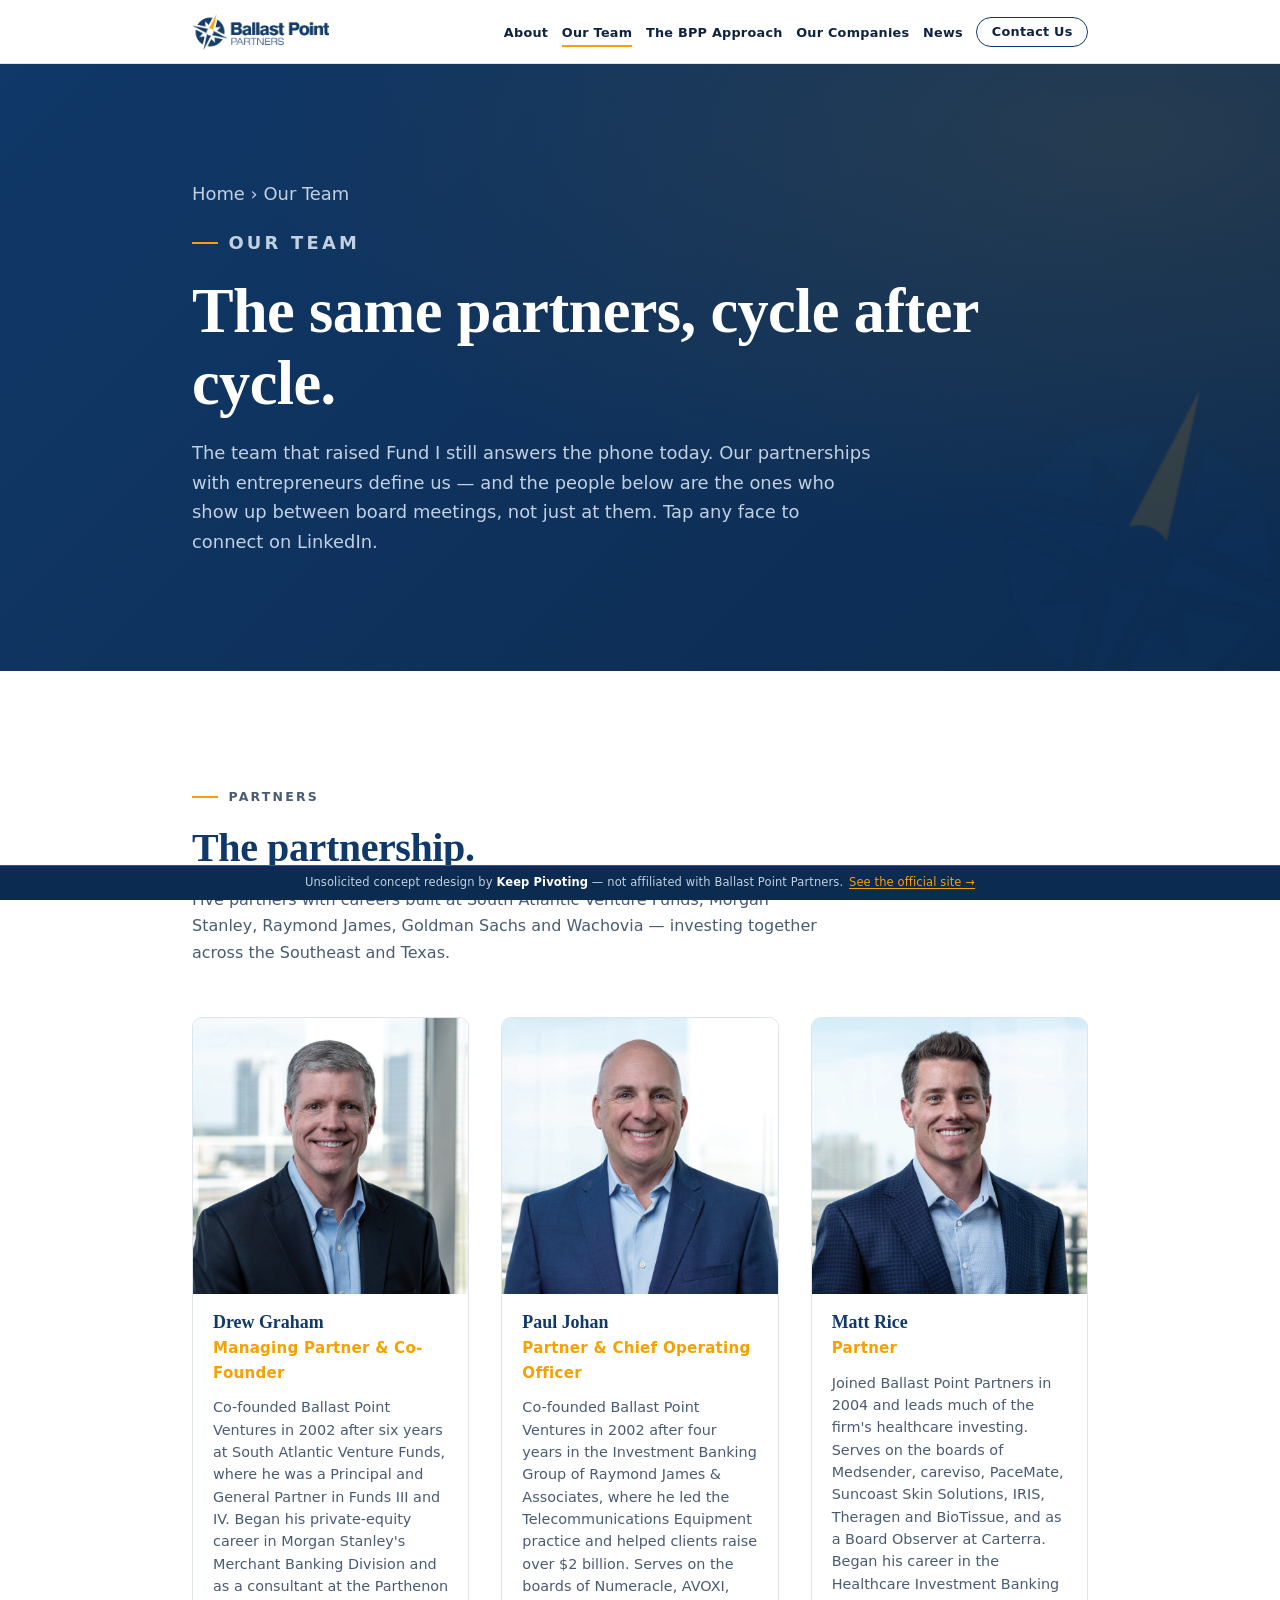
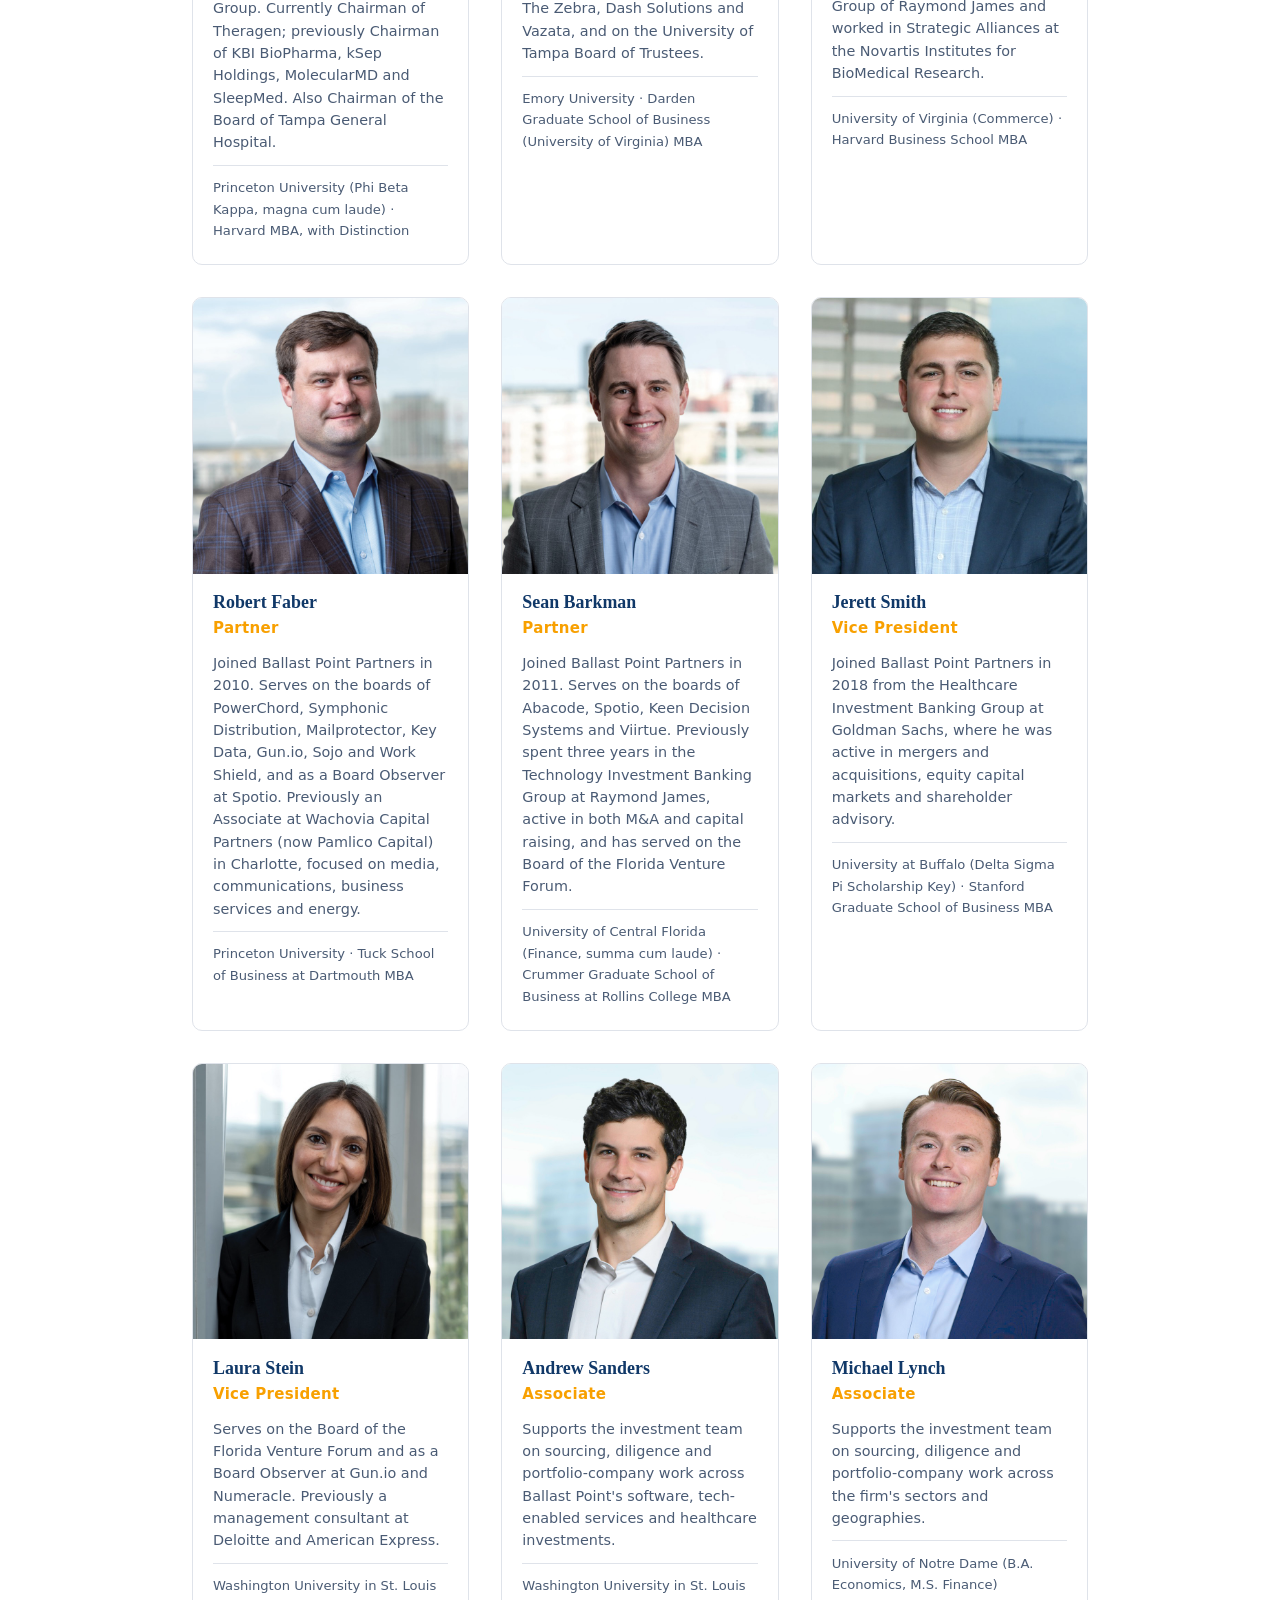
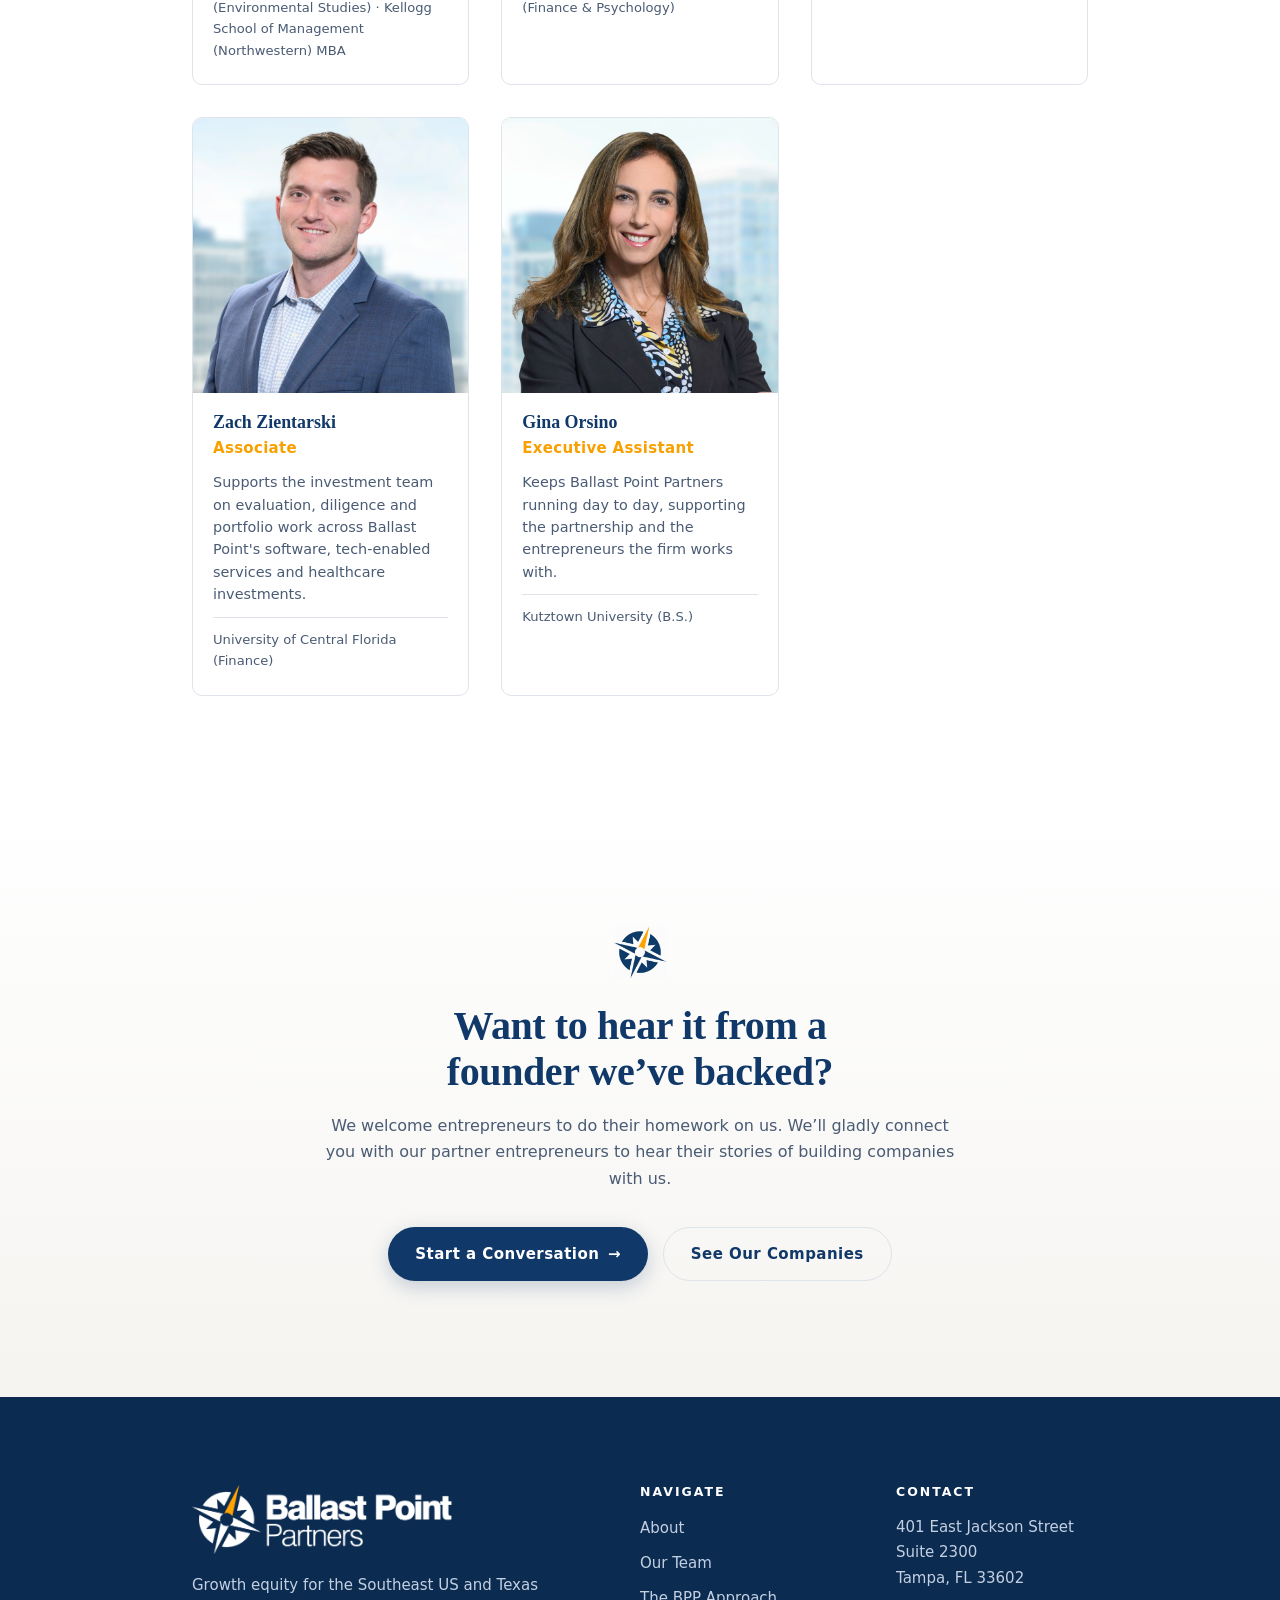
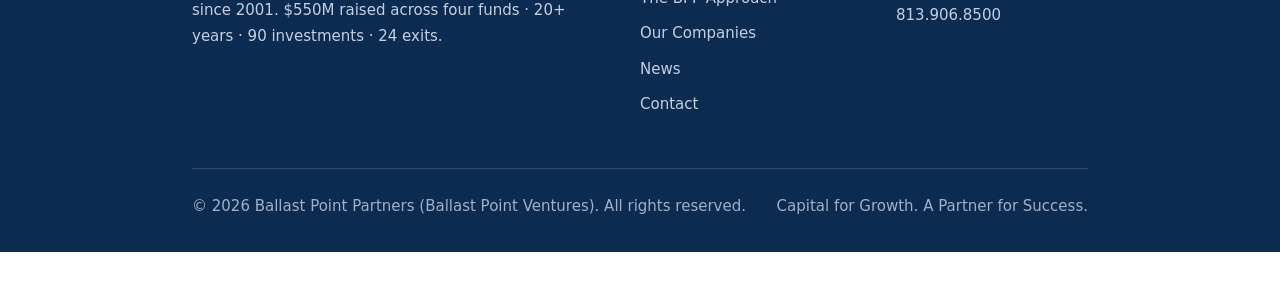
<file: team.html>
<!DOCTYPE html>
<html lang="en">
<head>
<meta charset="UTF-8">
<meta name="viewport" content="width=device-width, initial-scale=1.0">
<meta name="robots" content="noindex,nofollow,noarchive">
<title>Our Team — Ballast Point Partners | The same partners, cycle after cycle</title>
<meta name="description" content="Meet the Ballast Point Partners team — the Tampa-based partners, vice presidents, and associates who have invested in Southeast US and Texas growth companies since 2001. Drew Graham, Paul Johan, Matt Rice, Robert Faber, Sean Barkman and the full team.">
<meta property="og:type" content="website">
<meta property="og:site_name" content="Ballast Point Partners">
<meta property="og:title" content="Our Team — Ballast Point Partners">
<meta property="og:description" content="The Tampa partnership that has invested in Southeast US and Texas growth companies since 2001.">
<meta property="og:url" content="https://ballastpointpartners.com/our-team/">
<meta property="og:image" content="assets/brand/bpp-logo-2026.png">
<meta name="twitter:card" content="summary_large_image">
<link rel="icon" type="image/png" href="assets/brand/bpp-mark.png">
<link rel="stylesheet" href="assets/css/site.css">
<script>
(function(){var s=/[?&]static=1(?:&|$)/.test(location.search),r=false;try{r=matchMedia('(prefers-reduced-motion: reduce)').matches;}catch(e){}document.documentElement.classList.add(s||r?'static':'anim');})();
</script>
</head>
<body>
<a class="skip-link" href="#main">Skip to content</a>

<header class="site-header">
  <div class="nav-wrap">
    <a class="brand" href="index.html" aria-label="Ballast Point Partners home">
      <img src="assets/brand/bpp-logo-2026.png" alt="Ballast Point Partners — mariner's compass logo" width="2560" height="674">
    </a>
    <input type="checkbox" id="nav-t" class="nav-toggle-box" aria-hidden="true">
    <label for="nav-t" class="nav-toggle" aria-label="Toggle navigation menu"><span></span><span></span><span></span></label>
    <nav aria-label="Primary">
      <ul class="nav-links">
        <li><a href="about.html">About</a></li>
        <li><a class="active" href="team.html">Our Team</a></li>
        <li><a href="approach.html">The BPP Approach</a></li>
        <li><a href="companies.html">Our Companies</a></li>
        <li><a href="news.html">News</a></li>
        <li><a class="nav-cta" href="contact.html">Contact Us</a></li>
      </ul>
    </nav>
  </div>
</header>

<main id="main">

<section class="page-hero" aria-labelledby="ph">
  <img class="compass-corner" src="assets/brand/bpp-mark.png" alt="" aria-hidden="true">
  <div class="ph-inner">
    <p class="crumb"><a href="index.html">Home</a> &rsaquo; Our Team</p>
    <p class="eyebrow">Our Team</p>
    <h1 id="ph">The same partners, cycle after cycle.</h1>
    <p>The team that raised Fund I still answers the phone today. Our partnerships with entrepreneurs define us — and the people below are the ones who show up between board meetings, not just at them. Tap any face to connect on LinkedIn.</p>
  </div>
</section>

<!-- LEADERSHIP -->
<section aria-labelledby="lead-h">
  <div class="section-head reveal">
    <p class="eyebrow">Partners</p>
    <h2 id="lead-h">The partnership.</h2>
    <p class="lede">Five partners with careers built at South Atlantic Venture Funds, Morgan Stanley, Raymond James, Goldman Sachs and Wachovia — investing together across the Southeast and Texas.</p>
  </div>
  <div class="people">

    <article class="person reveal">
      <a class="photo" href="https://www.linkedin.com/in/drew-graham-5218171b/" target="_blank" rel="noopener" aria-label="Drew Graham on LinkedIn">
        <img src="assets/team/drew-graham.jpg" alt="Drew Graham" width="800" height="800" loading="lazy">
        <span class="li" aria-hidden="true"><svg viewBox="0 0 24 24"><path d="M4.98 3.5A2.5 2.5 0 1 1 0 3.5a2.5 2.5 0 0 1 4.98 0zM.5 8h4V24h-4V8zM8 8h3.8v2.2h.05c.53-1 1.83-2.2 3.77-2.2 4.03 0 4.78 2.65 4.78 6.1V24h-4v-6.9c0-1.65-.03-3.77-2.3-3.77-2.3 0-2.65 1.8-2.65 3.65V24H8V8z"/></svg></span>
      </a>
      <div class="p-body">
        <div class="p-name">Drew Graham</div>
        <div class="p-role">Managing Partner &amp; Co-Founder</div>
        <p class="p-bio">Co-founded Ballast Point Ventures in 2002 after six years at South Atlantic Venture Funds, where he was a Principal and General Partner in Funds III and IV. Began his private-equity career in Morgan Stanley's Merchant Banking Division and as a consultant at the Parthenon Group. Currently Chairman of Theragen; previously Chairman of KBI BioPharma, kSep Holdings, MolecularMD and SleepMed. Also Chairman of the Board of Tampa General Hospital.</p>
        <p class="p-edu">Princeton University (Phi Beta Kappa, magna cum laude) &middot; Harvard MBA, with Distinction</p>
      </div>
    </article>

    <article class="person reveal reveal-d1">
      <a class="photo" href="https://www.linkedin.com/in/paul-johan-6988171b/" target="_blank" rel="noopener" aria-label="Paul Johan on LinkedIn">
        <img src="assets/team/paul-johan.jpg" alt="Paul Johan" width="800" height="800" loading="lazy">
        <span class="li" aria-hidden="true"><svg viewBox="0 0 24 24"><path d="M4.98 3.5A2.5 2.5 0 1 1 0 3.5a2.5 2.5 0 0 1 4.98 0zM.5 8h4V24h-4V8zM8 8h3.8v2.2h.05c.53-1 1.83-2.2 3.77-2.2 4.03 0 4.78 2.65 4.78 6.1V24h-4v-6.9c0-1.65-.03-3.77-2.3-3.77-2.3 0-2.65 1.8-2.65 3.65V24H8V8z"/></svg></span>
      </a>
      <div class="p-body">
        <div class="p-name">Paul Johan</div>
        <div class="p-role">Partner &amp; Chief Operating Officer</div>
        <p class="p-bio">Co-founded Ballast Point Ventures in 2002 after four years in the Investment Banking Group of Raymond James &amp; Associates, where he led the Telecommunications Equipment practice and helped clients raise over $2 billion. Serves on the boards of Numeracle, AVOXI, The Zebra, Dash Solutions and Vazata, and on the University of Tampa Board of Trustees.</p>
        <p class="p-edu">Emory University &middot; Darden Graduate School of Business (University of Virginia) MBA</p>
      </div>
    </article>

    <article class="person reveal reveal-d2">
      <a class="photo" href="https://www.linkedin.com/in/mattriceuva/" target="_blank" rel="noopener" aria-label="Matt Rice on LinkedIn">
        <img src="assets/team/matt-rice.jpg" alt="Matt Rice" width="800" height="800" loading="lazy">
        <span class="li" aria-hidden="true"><svg viewBox="0 0 24 24"><path d="M4.98 3.5A2.5 2.5 0 1 1 0 3.5a2.5 2.5 0 0 1 4.98 0zM.5 8h4V24h-4V8zM8 8h3.8v2.2h.05c.53-1 1.83-2.2 3.77-2.2 4.03 0 4.78 2.65 4.78 6.1V24h-4v-6.9c0-1.65-.03-3.77-2.3-3.77-2.3 0-2.65 1.8-2.65 3.65V24H8V8z"/></svg></span>
      </a>
      <div class="p-body">
        <div class="p-name">Matt Rice</div>
        <div class="p-role">Partner</div>
        <p class="p-bio">Joined Ballast Point Partners in 2004 and leads much of the firm's healthcare investing. Serves on the boards of Medsender, careviso, PaceMate, Suncoast Skin Solutions, IRIS, Theragen and BioTissue, and as a Board Observer at Carterra. Began his career in the Healthcare Investment Banking Group of Raymond James and worked in Strategic Alliances at the Novartis Institutes for BioMedical Research.</p>
        <p class="p-edu">University of Virginia (Commerce) &middot; Harvard Business School MBA</p>
      </div>
    </article>

    <article class="person reveal">
      <a class="photo" href="https://www.linkedin.com/in/robert-faber-0a165024/" target="_blank" rel="noopener" aria-label="Robert Faber on LinkedIn">
        <img src="assets/team/robert-faber.jpg" alt="Robert Faber" width="800" height="800" loading="lazy">
        <span class="li" aria-hidden="true"><svg viewBox="0 0 24 24"><path d="M4.98 3.5A2.5 2.5 0 1 1 0 3.5a2.5 2.5 0 0 1 4.98 0zM.5 8h4V24h-4V8zM8 8h3.8v2.2h.05c.53-1 1.83-2.2 3.77-2.2 4.03 0 4.78 2.65 4.78 6.1V24h-4v-6.9c0-1.65-.03-3.77-2.3-3.77-2.3 0-2.65 1.8-2.65 3.65V24H8V8z"/></svg></span>
      </a>
      <div class="p-body">
        <div class="p-name">Robert Faber</div>
        <div class="p-role">Partner</div>
        <p class="p-bio">Joined Ballast Point Partners in 2010. Serves on the boards of PowerChord, Symphonic Distribution, Mailprotector, Key Data, Gun.io, Sojo and Work Shield, and as a Board Observer at Spotio. Previously an Associate at Wachovia Capital Partners (now Pamlico Capital) in Charlotte, focused on media, communications, business services and energy.</p>
        <p class="p-edu">Princeton University &middot; Tuck School of Business at Dartmouth MBA</p>
      </div>
    </article>

    <article class="person reveal reveal-d1">
      <a class="photo" href="https://www.linkedin.com/in/sbarkman/" target="_blank" rel="noopener" aria-label="Sean Barkman on LinkedIn">
        <img src="assets/team/sean-barkman.jpg" alt="Sean Barkman" width="800" height="800" loading="lazy">
        <span class="li" aria-hidden="true"><svg viewBox="0 0 24 24"><path d="M4.98 3.5A2.5 2.5 0 1 1 0 3.5a2.5 2.5 0 0 1 4.98 0zM.5 8h4V24h-4V8zM8 8h3.8v2.2h.05c.53-1 1.83-2.2 3.77-2.2 4.03 0 4.78 2.65 4.78 6.1V24h-4v-6.9c0-1.65-.03-3.77-2.3-3.77-2.3 0-2.65 1.8-2.65 3.65V24H8V8z"/></svg></span>
      </a>
      <div class="p-body">
        <div class="p-name">Sean Barkman</div>
        <div class="p-role">Partner</div>
        <p class="p-bio">Joined Ballast Point Partners in 2011. Serves on the boards of Abacode, Spotio, Keen Decision Systems and Viirtue. Previously spent three years in the Technology Investment Banking Group at Raymond James, active in both M&amp;A and capital raising, and has served on the Board of the Florida Venture Forum.</p>
        <p class="p-edu">University of Central Florida (Finance, summa cum laude) &middot; Crummer Graduate School of Business at Rollins College MBA</p>
      </div>
    </article>

    <article class="person reveal reveal-d2">
      <a class="photo" href="https://www.linkedin.com/in/jerettsmith/" target="_blank" rel="noopener" aria-label="Jerett Smith on LinkedIn">
        <img src="assets/team/jerett-smith.jpg" alt="Jerett Smith" width="800" height="800" loading="lazy">
        <span class="li" aria-hidden="true"><svg viewBox="0 0 24 24"><path d="M4.98 3.5A2.5 2.5 0 1 1 0 3.5a2.5 2.5 0 0 1 4.98 0zM.5 8h4V24h-4V8zM8 8h3.8v2.2h.05c.53-1 1.83-2.2 3.77-2.2 4.03 0 4.78 2.65 4.78 6.1V24h-4v-6.9c0-1.65-.03-3.77-2.3-3.77-2.3 0-2.65 1.8-2.65 3.65V24H8V8z"/></svg></span>
      </a>
      <div class="p-body">
        <div class="p-name">Jerett Smith</div>
        <div class="p-role">Vice President</div>
        <p class="p-bio">Joined Ballast Point Partners in 2018 from the Healthcare Investment Banking Group at Goldman Sachs, where he was active in mergers and acquisitions, equity capital markets and shareholder advisory.</p>
        <p class="p-edu">University at Buffalo (Delta Sigma Pi Scholarship Key) &middot; Stanford Graduate School of Business MBA</p>
      </div>
    </article>

    <article class="person reveal">
      <a class="photo" href="https://www.linkedin.com/in/laura-abelman-stein-70705242/" target="_blank" rel="noopener" aria-label="Laura Stein on LinkedIn">
        <img src="assets/team/laura-stein.jpg" alt="Laura Stein" width="800" height="800" loading="lazy">
        <span class="li" aria-hidden="true"><svg viewBox="0 0 24 24"><path d="M4.98 3.5A2.5 2.5 0 1 1 0 3.5a2.5 2.5 0 0 1 4.98 0zM.5 8h4V24h-4V8zM8 8h3.8v2.2h.05c.53-1 1.83-2.2 3.77-2.2 4.03 0 4.78 2.65 4.78 6.1V24h-4v-6.9c0-1.65-.03-3.77-2.3-3.77-2.3 0-2.65 1.8-2.65 3.65V24H8V8z"/></svg></span>
      </a>
      <div class="p-body">
        <div class="p-name">Laura Stein</div>
        <div class="p-role">Vice President</div>
        <p class="p-bio">Serves on the Board of the Florida Venture Forum and as a Board Observer at Gun.io and Numeracle. Previously a management consultant at Deloitte and American Express.</p>
        <p class="p-edu">Washington University in St. Louis (Environmental Studies) &middot; Kellogg School of Management (Northwestern) MBA</p>
      </div>
    </article>

    <article class="person reveal reveal-d1">
      <a class="photo" href="https://www.linkedin.com/in/andrew-sanders-325197147/" target="_blank" rel="noopener" aria-label="Andrew Sanders on LinkedIn">
        <img src="assets/team/andrew-sanders.jpg" alt="Andrew Sanders" width="800" height="800" loading="lazy">
        <span class="li" aria-hidden="true"><svg viewBox="0 0 24 24"><path d="M4.98 3.5A2.5 2.5 0 1 1 0 3.5a2.5 2.5 0 0 1 4.98 0zM.5 8h4V24h-4V8zM8 8h3.8v2.2h.05c.53-1 1.83-2.2 3.77-2.2 4.03 0 4.78 2.65 4.78 6.1V24h-4v-6.9c0-1.65-.03-3.77-2.3-3.77-2.3 0-2.65 1.8-2.65 3.65V24H8V8z"/></svg></span>
      </a>
      <div class="p-body">
        <div class="p-name">Andrew Sanders</div>
        <div class="p-role">Associate</div>
        <p class="p-bio">Supports the investment team on sourcing, diligence and portfolio-company work across Ballast Point's software, tech-enabled services and healthcare investments.</p>
        <p class="p-edu">Washington University in St. Louis (Finance &amp; Psychology)</p>
      </div>
    </article>

    <article class="person reveal reveal-d2">
      <a class="photo" href="https://www.linkedin.com/in/michael-lynch-966350174/" target="_blank" rel="noopener" aria-label="Michael Lynch on LinkedIn">
        <img src="assets/team/michael-lynch.jpg" alt="Michael Lynch" width="800" height="800" loading="lazy">
        <span class="li" aria-hidden="true"><svg viewBox="0 0 24 24"><path d="M4.98 3.5A2.5 2.5 0 1 1 0 3.5a2.5 2.5 0 0 1 4.98 0zM.5 8h4V24h-4V8zM8 8h3.8v2.2h.05c.53-1 1.83-2.2 3.77-2.2 4.03 0 4.78 2.65 4.78 6.1V24h-4v-6.9c0-1.65-.03-3.77-2.3-3.77-2.3 0-2.65 1.8-2.65 3.65V24H8V8z"/></svg></span>
      </a>
      <div class="p-body">
        <div class="p-name">Michael Lynch</div>
        <div class="p-role">Associate</div>
        <p class="p-bio">Supports the investment team on sourcing, diligence and portfolio-company work across the firm's sectors and geographies.</p>
        <p class="p-edu">University of Notre Dame (B.A. Economics, M.S. Finance)</p>
      </div>
    </article>

    <article class="person reveal">
      <a class="photo" href="https://www.linkedin.com/in/zach-zientarski-8471b3168/" target="_blank" rel="noopener" aria-label="Zach Zientarski on LinkedIn">
        <img src="assets/team/zach-zientarski.jpg" alt="Zach Zientarski" width="800" height="800" loading="lazy">
        <span class="li" aria-hidden="true"><svg viewBox="0 0 24 24"><path d="M4.98 3.5A2.5 2.5 0 1 1 0 3.5a2.5 2.5 0 0 1 4.98 0zM.5 8h4V24h-4V8zM8 8h3.8v2.2h.05c.53-1 1.83-2.2 3.77-2.2 4.03 0 4.78 2.65 4.78 6.1V24h-4v-6.9c0-1.65-.03-3.77-2.3-3.77-2.3 0-2.65 1.8-2.65 3.65V24H8V8z"/></svg></span>
      </a>
      <div class="p-body">
        <div class="p-name">Zach Zientarski</div>
        <div class="p-role">Associate</div>
        <p class="p-bio">Supports the investment team on evaluation, diligence and portfolio work across Ballast Point's software, tech-enabled services and healthcare investments.</p>
        <p class="p-edu">University of Central Florida (Finance)</p>
      </div>
    </article>

    <article class="person reveal reveal-d1">
      <a class="photo" href="https://www.linkedin.com/in/gina-orsino/" target="_blank" rel="noopener" aria-label="Gina Orsino on LinkedIn">
        <img src="assets/team/gina-orsino.jpg" alt="Gina Orsino" width="800" height="800" loading="lazy">
        <span class="li" aria-hidden="true"><svg viewBox="0 0 24 24"><path d="M4.98 3.5A2.5 2.5 0 1 1 0 3.5a2.5 2.5 0 0 1 4.98 0zM.5 8h4V24h-4V8zM8 8h3.8v2.2h.05c.53-1 1.83-2.2 3.77-2.2 4.03 0 4.78 2.65 4.78 6.1V24h-4v-6.9c0-1.65-.03-3.77-2.3-3.77-2.3 0-2.65 1.8-2.65 3.65V24H8V8z"/></svg></span>
      </a>
      <div class="p-body">
        <div class="p-name">Gina Orsino</div>
        <div class="p-role">Executive Assistant</div>
        <p class="p-bio">Keeps Ballast Point Partners running day to day, supporting the partnership and the entrepreneurs the firm works with.</p>
        <p class="p-edu">Kutztown University (B.S.)</p>
      </div>
    </article>

  </div>
</section>

<!-- CTA -->
<section class="cta" aria-labelledby="cta-h">
  <img class="mark" src="assets/brand/bpp-mark.png" alt="" aria-hidden="true" width="192" height="192">
  <div class="reveal">
    <h2 id="cta-h">Want to hear it from a founder we&rsquo;ve backed?</h2>
    <p class="lede">We welcome entrepreneurs to do their homework on us. We&rsquo;ll gladly connect you with our partner entrepreneurs to hear their stories of building companies with us.</p>
    <div class="cta-row">
      <a class="btn btn-primary" href="contact.html">Start a Conversation <span class="arr" aria-hidden="true">&rarr;</span></a>
      <a class="btn btn-ghost" href="companies.html">See Our Companies</a>
    </div>
  </div>
</section>

</main>

<footer class="site-footer">
  <div class="footer-grid">
    <div>
      <img class="f-logo" src="assets/brand/bpp-white.png" alt="Ballast Point Partners" width="1200" height="319">
      <p>Growth equity for the Southeast US and Texas since 2001. $550M raised across four funds &middot; 20+ years &middot; 90 investments &middot; 24 exits.</p>
    </div>
    <div>
      <h3>Navigate</h3>
      <ul>
        <li><a href="about.html">About</a></li>
        <li><a href="team.html">Our Team</a></li>
        <li><a href="approach.html">The BPP Approach</a></li>
        <li><a href="companies.html">Our Companies</a></li>
        <li><a href="news.html">News</a></li>
        <li><a href="contact.html">Contact</a></li>
      </ul>
    </div>
    <div>
      <h3>Contact</h3>
      <address>
        <p>401 East Jackson Street<br>Suite 2300<br>Tampa, FL 33602</p>
        <p style="margin-top:.7rem"><a href="tel:+18139068500">813.906.8500</a></p>
      </address>
    </div>
  </div>
  <div class="footer-bottom">
    <p>&copy; 2026 Ballast Point Partners (Ballast Point Ventures). All rights reserved.</p>
    <p>Capital for Growth. A Partner for Success.</p>
  </div>
</footer>

<div id="varv-disclaimer" role="note">
  <span>Unsolicited concept redesign by <b>Keep Pivoting</b> &mdash; not affiliated with Ballast Point Partners.</span>
  <a href="https://ballastpointpartners.com/" target="_blank" rel="noopener">See the official site &rarr;</a>
</div>

<div id="varv-popup" role="dialog" aria-label="A note from Keep Pivoting" aria-live="polite">
  <button type="button" class="vp-close" aria-label="Dismiss">&times;</button>
  <div class="vp-inner">
    <div class="vp-media"><img src="assets/brand/popup-poster.svg" alt="" aria-hidden="true" width="320" height="200"></div>
    <p class="vp-tag">Don&rsquo;t take our word for it &mdash; ask your AI which site wins you business.</p>
    <div class="vp-ai">
      <a id="vp-chatgpt" href="#" target="_blank" rel="noopener"><span class="vp-dot" style="background:#10a37f"></span> Ask ChatGPT</a>
      <a id="vp-claude" href="#" target="_blank" rel="noopener"><span class="vp-dot" style="background:#d97757"></span> Ask Claude</a>
      <a id="vp-perplexity" href="#" target="_blank" rel="noopener"><span class="vp-dot" style="background:#20b8cd"></span> Ask Perplexity</a>
    </div>
    <a class="vp-book" href="https://cal.com/keep-pivoting/30min" target="_blank" rel="noopener">Book a call &rarr;</a>
  </div>
</div>

<script src="assets/js/site.js"></script>
<script src="assets/js/varv-popup.js"></script>
</body>
</html>
</file>
<file: assets/css/site.css>
/* ============================================================================
   Ballast Point Partners — shared site stylesheet
   Design system extracted verbatim from the CP2-approved home storyboard.
   Home keeps its section CSS inline; every page links this file for the
   shared tokens, nav, footer, buttons, reveal system and interior components.
   ============================================================================ */

/* ============ TOKENS ============ */
:root{
  --navy:#103868;
  --navy-deep:#0c2b50;
  --ink:#0f2340;
  --gold:#f8a000;
  --paper:#ffffff;
  --paper-warm:#f5f4f1;
  --hairline:#dfe3ea;
  --muted:#4a5b74;
  --muted-on-navy:#c3d0e2;
  --faint-on-navy:#9fb0c8;

  --h1:clamp(2.35rem,5.4vw,3.9rem);
  --h2:clamp(1.7rem,3.2vw,2.5rem);
  --h3:clamp(1.2rem,1.9vw,1.5rem);
  --h4:clamp(1.05rem,1.4vw,1.2rem);
  --h5:1rem;
  --h6:.85rem;
  --p:clamp(1rem,1.1vw,1.125rem);
  --small:.9375rem;
  --eyebrow:.78rem;
  --stat:clamp(2.6rem,5vw,4.1rem);

  --serif:Georgia,'Iowan Old Style','Times New Roman',Times,serif;
  --sans:-apple-system,BlinkMacSystemFont,'Helvetica Neue',system-ui,Segoe UI,Arial,sans-serif;

  --gutter:clamp(20px,15vw,200px);
  --sec-pad:clamp(72px,9vw,128px);

  --radius:10px;
  --shadow:0 10px 34px rgba(16,56,104,.10);
  --ease:cubic-bezier(.22,.61,.2,1);
}

/* ============ RESET / BASE ============ */
*,*::before,*::after{box-sizing:border-box;margin:0;padding:0}
html{scroll-behavior:smooth}
html.static{scroll-behavior:auto}
body{
  font-family:var(--sans);
  font-size:var(--p);
  line-height:1.65;
  color:var(--ink);
  background:var(--paper);
  -webkit-font-smoothing:antialiased;
  overflow-x:hidden;
}
img{max-width:100%;height:auto;display:block}
a{color:var(--navy);text-decoration:none}
ul{list-style:none}
h1,h2,h3{font-family:var(--serif);font-weight:600;line-height:1.15;color:var(--navy);letter-spacing:-.01em}
h1{font-size:var(--h1)}
h2{font-size:var(--h2)}
h3{font-size:var(--h3)}
h4{font-size:var(--h4);font-family:var(--sans);font-weight:600}
section{padding:var(--sec-pad) var(--gutter)}
.eyebrow{
  font-size:var(--eyebrow);letter-spacing:.18em;text-transform:uppercase;
  font-weight:600;color:var(--muted);display:flex;align-items:center;
  gap:.65rem;margin-bottom:1.1rem;
}
.eyebrow::before{content:"";width:26px;height:2px;background:var(--gold);flex:none}
.on-navy .eyebrow{color:var(--muted-on-navy)}
.lede{color:var(--muted);max-width:62ch}
.skip-link{position:absolute;left:-9999px;top:0;background:var(--navy);color:#fff;padding:.6rem 1rem;z-index:1000}
.skip-link:focus{left:12px;top:12px}

/* ============ NAV ============ */
.site-header{
  position:sticky;top:0;z-index:900;
  background:rgba(255,255,255,.94);
  backdrop-filter:saturate(160%) blur(10px);
  -webkit-backdrop-filter:saturate(160%) blur(10px);
  border-bottom:1px solid var(--hairline);
}
.nav-wrap{display:flex;align-items:center;justify-content:space-between;padding:.85rem var(--gutter);gap:1.5rem}
.brand{display:flex;align-items:center;flex:none}
.brand img{height:44px;width:auto}
.nav-links{display:flex;align-items:center;gap:clamp(.9rem,1.8vw,1.7rem)}
.nav-links a{
  font-size:var(--small);font-weight:600;color:var(--ink);
  letter-spacing:.02em;padding:.35rem 0;position:relative;white-space:nowrap;
}
.nav-links a::after{
  content:"";position:absolute;left:0;bottom:-2px;width:100%;height:2px;
  background:var(--gold);transform:scaleX(0);transform-origin:left;
  transition:transform .28s var(--ease);
}
.nav-links a:hover::after,.nav-links a:focus-visible::after,.nav-links a.active::after{transform:scaleX(1)}
.nav-cta{
  border:1.5px solid var(--navy);border-radius:999px;
  padding:.45rem 1.15rem !important;color:var(--navy);
  transition:background .25s var(--ease),color .25s var(--ease);
}
.nav-cta::after{display:none}
.nav-cta:hover,.nav-cta:focus-visible{background:var(--navy);color:#fff}
.nav-toggle-box{display:none}
.nav-toggle{display:none;cursor:pointer;flex:none;padding:.4rem;border-radius:6px}
.nav-toggle span{display:block;width:24px;height:2px;background:var(--navy);margin:5px 0;transition:transform .25s var(--ease),opacity .25s var(--ease)}
@media (min-width:1024px) and (max-width:1280px){
  .brand img{height:36px}
  .nav-links{gap:.85rem}
  .nav-links a{font-size:.8rem}
  .nav-cta{padding:.4rem .9rem !important}
}
@media (max-width:1023px){
  .brand img{height:36px}
  .nav-toggle{display:block}
  .nav-links{
    position:absolute;top:100%;left:0;right:0;
    flex-direction:column;align-items:flex-start;gap:0;
    background:#fff;border-bottom:1px solid var(--hairline);
    padding:.4rem var(--gutter) 1rem;display:none;
  }
  .nav-links a{padding:.7rem 0;width:100%;border-bottom:1px solid var(--hairline)}
  .nav-links a:last-child{border-bottom:none}
  .nav-cta{border:none;padding:.7rem 0 !important;color:var(--navy)}
  .nav-cta:hover{background:transparent;color:var(--navy)}
  .nav-toggle-box:checked ~ nav .nav-links{display:flex}
  .nav-toggle-box:checked ~ .nav-toggle span:nth-child(1){transform:translateY(7px) rotate(45deg)}
  .nav-toggle-box:checked ~ .nav-toggle span:nth-child(2){opacity:0}
  .nav-toggle-box:checked ~ .nav-toggle span:nth-child(3){transform:translateY(-7px) rotate(-45deg)}
}

/* ============ BUTTONS ============ */
.btn{
  display:inline-flex;align-items:center;gap:.55rem;
  font-weight:600;font-size:var(--small);letter-spacing:.03em;
  border-radius:999px;padding:.85rem 1.7rem;
  transition:transform .25s var(--ease),box-shadow .25s var(--ease),background .25s var(--ease),color .25s var(--ease);
}
.btn-primary{background:var(--navy);color:#fff;box-shadow:0 6px 20px rgba(16,56,104,.22)}
.btn-primary:hover,.btn-primary:focus-visible{background:var(--navy-deep);transform:translateY(-2px);box-shadow:0 10px 26px rgba(16,56,104,.3)}
.btn-ghost{border:1.5px solid var(--hairline);color:var(--navy)}
.btn-ghost:hover,.btn-ghost:focus-visible{border-color:var(--navy);transform:translateY(-2px)}
.btn-light{border:1.5px solid rgba(255,255,255,.55);color:#fff}
.btn-light:hover,.btn-light:focus-visible{background:#fff;color:var(--navy);transform:translateY(-2px)}
.btn .arr{transition:transform .25s var(--ease)}
.btn:hover .arr{transform:translateX(4px)}

/* ============ INTERIOR PAGE HERO ============ */
.page-hero{
  position:relative;overflow:hidden;
  background:linear-gradient(135deg,var(--navy) 0%,var(--navy-deep) 100%);
  color:#fff;padding-top:clamp(72px,9vw,120px);padding-bottom:clamp(72px,9vw,120px);
}
.page-hero::before{
  content:"";position:absolute;inset:0;
  background:radial-gradient(ellipse at 88% 12%,rgba(248,160,0,.10),transparent 55%);
  pointer-events:none;
}
.page-hero .ph-inner{position:relative;z-index:2;max-width:820px}
.page-hero .eyebrow{color:var(--muted-on-navy)}
.page-hero h1{color:#fff;margin:0 0 1.2rem}
.page-hero p{color:var(--muted-on-navy);font-size:clamp(1.05rem,1.4vw,1.25rem);max-width:60ch}
.page-hero .compass-corner{
  position:absolute;right:clamp(-40px,-2vw,-10px);bottom:clamp(-60px,-4vw,-30px);
  width:clamp(200px,26vw,360px);height:auto;opacity:.14;z-index:1;pointer-events:none;
}
@media (max-width:640px){.page-hero .compass-corner{opacity:.10;width:200px}}

/* Breadcrumb-ish page meta row */
.crumb{font-size:var(--small);color:var(--faint-on-navy);margin-bottom:1.2rem;position:relative;z-index:2}
.crumb a{color:var(--muted-on-navy)}
.crumb a:hover{color:#fff}

/* ============ GENERIC SECTION HEAD + PROSE ============ */
.section-head{max-width:660px;margin-bottom:clamp(2rem,4vw,3.2rem)}
.section-head h2{margin-bottom:1rem}
.prose p{color:var(--muted);margin-bottom:1.15rem;max-width:66ch}
.prose p:last-child{margin-bottom:0}
.prose .big-quote{
  font-family:var(--serif);font-size:clamp(1.5rem,2.6vw,2.1rem);
  line-height:1.3;color:var(--navy);margin:0 0 1.3rem;max-width:22ch;
}
.alt{background:var(--paper-warm)}
.on-navy{background:var(--navy);color:#fff}
.on-navy h2,.on-navy h3{color:#fff}
.on-navy .lede,.on-navy p{color:var(--muted-on-navy)}

/* value cards (approach / about) */
.val-grid{display:grid;grid-template-columns:repeat(3,1fr);gap:1.2rem}
.val{
  background:#fff;border:1px solid var(--hairline);border-radius:var(--radius);
  padding:1.8rem 1.6rem;display:flex;flex-direction:column;gap:.7rem;
  transition:transform .3s var(--ease),box-shadow .3s var(--ease);position:relative;overflow:hidden;
}
.val::before{content:"";position:absolute;top:0;left:0;width:100%;height:3px;background:var(--gold);transform:scaleX(0);transform-origin:left;transition:transform .35s var(--ease)}
.val:hover{transform:translateY(-4px);box-shadow:var(--shadow)}
.val:hover::before{transform:scaleX(1)}
.val .v-num{font-family:var(--serif);font-size:.8rem;color:var(--muted);letter-spacing:.15em}
.val h3{font-size:var(--h4);font-family:var(--sans);font-weight:700;color:var(--navy)}
.val p{font-size:var(--small);color:var(--muted);line-height:1.6}
.val svg{width:34px;height:34px;stroke:var(--navy);fill:none;flex:none}
@media (max-width:860px){.val-grid{grid-template-columns:1fr}}

/* ============ TEAM PEOPLE GRID ============ */
.people{display:grid;grid-template-columns:repeat(3,1fr);gap:clamp(1.4rem,2.6vw,2rem)}
.person{
  background:#fff;border:1px solid var(--hairline);border-radius:var(--radius);
  overflow:hidden;display:flex;flex-direction:column;
  transition:transform .3s var(--ease),box-shadow .3s var(--ease),border-color .3s var(--ease);
}
.person:hover{transform:translateY(-5px);box-shadow:var(--shadow);border-color:transparent}
.person .photo{
  display:block;position:relative;aspect-ratio:1/1;overflow:hidden;background:var(--paper-warm);
}
.person .photo img{
  width:100%;height:100%;object-fit:cover;object-position:center top;
  filter:grayscale(.15);transition:filter .4s var(--ease),transform .5s var(--ease);
}
.person:hover .photo img{filter:grayscale(0);transform:scale(1.03)}
.person .photo .li{
  position:absolute;right:10px;bottom:10px;width:30px;height:30px;border-radius:6px;
  display:flex;align-items:center;justify-content:center;
  background:rgba(16,56,104,.92);opacity:0;transform:translateY(6px);
  transition:opacity .3s var(--ease),transform .3s var(--ease);
}
.person .photo:hover .li,.person .photo:focus-visible .li{opacity:1;transform:none}
.person .photo .li svg{width:15px;height:15px;fill:#fff}
.person .p-body{padding:1.15rem 1.25rem 1.4rem}
.person .p-name{font-family:var(--serif);font-size:var(--h4);color:var(--navy);font-weight:600;line-height:1.2}
.person .p-role{font-size:var(--small);color:var(--gold);font-weight:600;letter-spacing:.02em;margin:.15rem 0 .7rem}
.person .p-bio{font-size:.9rem;color:var(--muted);line-height:1.55}
.person .p-edu{font-size:.82rem;color:var(--muted);margin-top:.7rem;padding-top:.7rem;border-top:1px solid var(--hairline)}
@media (max-width:860px){.people{grid-template-columns:repeat(2,1fr)}}
@media (max-width:520px){.people{grid-template-columns:1fr}}

/* ============ COMPANY / LOGO WALL ============ */
.co-group{margin-bottom:clamp(2.4rem,4vw,3.4rem)}
.co-group h3{font-family:var(--sans);font-weight:700;font-size:var(--h4);color:var(--navy);margin-bottom:.4rem;display:flex;align-items:center;gap:.6rem}
.co-group h3 .ct{font-family:var(--serif);color:var(--muted);font-weight:600;font-size:.9rem}
.co-group .g-note{font-size:var(--small);color:var(--muted);margin-bottom:1.4rem;max-width:60ch}
.co-wall{display:grid;grid-template-columns:repeat(auto-fill,minmax(190px,1fr));gap:.9rem}
.co{
  display:flex;align-items:center;justify-content:space-between;gap:.8rem;
  background:#fff;border:1px solid var(--hairline);border-radius:var(--radius);
  padding:1rem 1.15rem;color:var(--ink);
  transition:transform .25s var(--ease),box-shadow .25s var(--ease),border-color .25s var(--ease);
}
.co:hover{transform:translateY(-3px);box-shadow:var(--shadow);border-color:var(--navy)}
.co .c-name{font-weight:700;font-size:var(--small);color:var(--navy)}
.co .c-sec{display:block;font-size:.76rem;color:var(--muted);font-weight:500;margin-top:.12rem;letter-spacing:.01em}
.co .c-go{color:var(--gold);flex:none;transition:transform .25s var(--ease)}
.co:hover .c-go{transform:translateX(3px)}
.co.exited{background:var(--paper-warm)}
.co.exited .c-out{display:block;font-size:.76rem;color:var(--muted);margin-top:.12rem}
.co.exited .c-out b{color:var(--navy);font-weight:700}

/* ============ NEWS LIST ============ */
.news-list{display:grid;gap:1rem;max-width:1000px}
.news-item{
  display:block;background:#fff;border:1px solid var(--hairline);border-radius:var(--radius);
  padding:1.5rem 1.7rem;transition:transform .25s var(--ease),box-shadow .25s var(--ease),border-color .25s var(--ease);
}
.news-item:hover{transform:translateY(-3px);box-shadow:var(--shadow);border-color:var(--navy)}
.news-item .n-date{font-size:var(--eyebrow);letter-spacing:.12em;text-transform:uppercase;color:var(--gold);font-weight:700}
.news-item .n-title{font-family:var(--serif);font-size:var(--h3);color:var(--navy);margin:.5rem 0 .5rem;line-height:1.25}
.news-item .n-exc{font-size:var(--small);color:var(--muted);line-height:1.55;max-width:80ch}
.news-item .n-more{display:inline-flex;align-items:center;gap:.4rem;margin-top:.9rem;font-size:var(--small);font-weight:600;color:var(--navy)}
.news-item:hover .n-more .arr{transform:translateX(4px)}

/* ============ CONTACT ============ */
.contact-grid{display:grid;grid-template-columns:5fr 4fr;gap:clamp(2.5rem,5vw,5rem);align-items:start}
.contact-card{background:#fff;border:1px solid var(--hairline);border-radius:var(--radius);padding:2rem 1.9rem}
.contact-card h3{font-family:var(--sans);font-weight:700;font-size:var(--h4);color:var(--navy);margin-bottom:1rem}
.contact-row{display:flex;gap:.9rem;align-items:flex-start;margin-bottom:1.3rem}
.contact-row:last-child{margin-bottom:0}
.contact-row svg{width:22px;height:22px;stroke:var(--gold);fill:none;flex:none;margin-top:.15rem}
.contact-row .cr-lbl{font-size:.78rem;letter-spacing:.12em;text-transform:uppercase;color:var(--muted);font-weight:700;margin-bottom:.2rem}
.contact-row a,.contact-row address{font-style:normal;color:var(--ink);font-size:var(--p)}
.contact-row a:hover{color:var(--navy);text-decoration:underline}
.map-wrap{border-radius:var(--radius);overflow:hidden;border:1px solid var(--hairline);aspect-ratio:4/3;background:var(--paper-warm)}
.map-wrap iframe{width:100%;height:100%;border:0;display:block}
@media (max-width:860px){.contact-grid{grid-template-columns:1fr}}

/* ============ CTA STRIP ============ */
.cta{text-align:center;background:linear-gradient(180deg,#fff 0%,var(--paper-warm) 100%)}
.cta .mark{width:52px;height:52px;margin:0 auto 1.6rem}
.cta h2{max-width:24ch;margin:0 auto 1.1rem}
.cta .lede{margin:0 auto 2.2rem}
.cta-row{display:flex;justify-content:center;gap:.9rem;flex-wrap:wrap}

/* ============ FOOTER ============ */
.site-footer{background:var(--navy-deep);color:var(--muted-on-navy);padding:clamp(56px,7vw,88px) var(--gutter) 32px}
.footer-grid{display:grid;grid-template-columns:2fr 1fr 1fr;gap:clamp(2rem,5vw,4.5rem);padding-bottom:2.6rem;border-bottom:1px solid rgba(255,255,255,.14)}
.site-footer img.f-logo{width:min(260px,80%);height:auto;margin-bottom:1.2rem}
.site-footer p{font-size:var(--small);line-height:1.7}
.site-footer h3{font-family:var(--sans);font-size:var(--eyebrow);letter-spacing:.16em;text-transform:uppercase;color:#fff;font-weight:700;margin-bottom:1rem}
.site-footer ul li{margin-bottom:.55rem}
.site-footer a{color:var(--muted-on-navy);font-size:var(--small);transition:color .25s var(--ease)}
.site-footer a:hover,.site-footer a:focus-visible{color:#fff}
.footer-bottom{display:flex;justify-content:space-between;gap:1rem;flex-wrap:wrap;padding-top:1.6rem;font-size:.78rem;color:var(--faint-on-navy)}
address{font-style:normal}
@media (max-width:760px){.footer-grid{grid-template-columns:1fr}}

/* ============ SCROLL REVEAL ============ */
@media (prefers-reduced-motion:no-preference){
  html.anim .reveal{opacity:0;transform:translateY(20px);transition:opacity .7s var(--ease),transform .7s var(--ease)}
  html.anim .reveal.in{opacity:1;transform:none}
  html.anim .reveal-d1.in{transition-delay:.08s}
  html.anim .reveal-d2.in{transition-delay:.16s}
  html.anim .reveal-d3.in{transition-delay:.24s}
  html.anim .reveal-d4.in{transition-delay:.32s}
}
html.static *{animation:none!important;transition:none!important}
html.static .reveal{opacity:1!important;transform:none!important}

/* Focus visibility */
:focus-visible{outline:2px solid var(--gold);outline-offset:3px}

/* ============ CONCEPT-DISCLAIMER STRIP (Keep Pivoting, Category A) ============ */
body{padding-bottom:40px}
#varv-disclaimer{
  position:fixed;left:0;right:0;bottom:0;z-index:2147482000;
  display:flex;justify-content:center;align-items:center;gap:.5em;flex-wrap:wrap;
  padding:9px 16px;font-family:var(--sans);
  font-size:11.5px;line-height:1.35;letter-spacing:.01em;text-align:center;
  background:#0c2b50;color:#c3d0e2;border-top:1px solid rgba(248,160,0,.35);
}
#varv-disclaimer a{color:#f8a000;text-decoration:underline;text-underline-offset:2px}
#varv-disclaimer b{color:#fff;font-weight:600}
@media (max-width:560px){#varv-disclaimer{font-size:10.5px;padding:7px 12px}body{padding-bottom:58px}}

/* ============ KEEP PIVOTING POPUP ============ */
#varv-popup{
  position:fixed;right:20px;bottom:52px;z-index:2147483000;
  width:340px;max-width:calc(100vw - 32px);box-sizing:border-box;
  opacity:0;visibility:hidden;pointer-events:none;transform:translateY(14px);
  color:#14151a;background:rgba(252,252,251,.96);
  -webkit-backdrop-filter:saturate(1.1) blur(8px);backdrop-filter:saturate(1.1) blur(8px);
  border:1px solid rgba(20,21,26,.14);border-radius:16px;
  box-shadow:0 18px 50px -12px rgba(15,16,20,.34),0 2px 8px -2px rgba(15,16,20,.18);
  font-family:var(--sans);-webkit-font-smoothing:antialiased;overflow:hidden;
}
#varv-popup.is-open{opacity:1;visibility:visible;pointer-events:auto;transform:translateY(0);transition:opacity .5s ease,transform .5s cubic-bezier(.22,.61,.36,1)}
#varv-popup.varv-static,#varv-popup.varv-static.is-open{transition:none !important}
@media (prefers-reduced-motion:reduce){#varv-popup,#varv-popup.is-open{transition:none !important}}
#varv-popup .vp-inner{padding:14px 14px 16px}
#varv-popup .vp-media{position:relative;margin:0 0 12px;border-radius:11px;overflow:hidden;background:#0c2b50;aspect-ratio:16/10}
#varv-popup .vp-media img{display:block;width:100%;height:100%;object-fit:cover}
#varv-popup .vp-tag{margin:0 2px 12px;font-size:14px;line-height:1.4;font-weight:560;letter-spacing:-.005em;color:inherit}
#varv-popup .vp-ai{display:grid;gap:7px;margin:0 0 11px}
#varv-popup .vp-ai a{display:flex;align-items:center;justify-content:center;gap:8px;text-decoration:none;text-align:center;padding:10px 12px;border-radius:10px;font-size:13px;font-weight:600;letter-spacing:-.005em;color:inherit;background:rgba(20,21,26,.035);border:1px solid rgba(20,21,26,.16);transition:background .15s ease,border-color .15s ease,transform .05s ease}
#varv-popup .vp-ai a:hover{background:rgba(20,21,26,.075);border-color:rgba(20,21,26,.3)}
#varv-popup .vp-ai a:active{transform:translateY(.5px)}
#varv-popup.varv-static .vp-ai a{transition:none}
#varv-popup .vp-ai .vp-dot{width:7px;height:7px;border-radius:50%;flex:none}
#varv-popup .vp-book{display:flex;align-items:center;justify-content:center;gap:6px;text-decoration:none;text-align:center;padding:12px 14px;border-radius:11px;font-size:14px;font-weight:700;letter-spacing:-.01em;color:#fff;background:#103868;border:1px solid #103868;transition:opacity .15s ease,transform .05s ease}
#varv-popup .vp-book:hover{opacity:.9}
#varv-popup .vp-book:active{transform:translateY(.5px)}
#varv-popup.varv-static .vp-book{transition:none}
#varv-popup .vp-close{position:absolute;top:8px;right:8px;z-index:2;width:28px;height:28px;padding:0;display:flex;align-items:center;justify-content:center;border-radius:50%;cursor:pointer;color:#fff;background:rgba(12,13,16,.5);border:0;font-size:15px;line-height:1}
#varv-popup .vp-close:hover{background:rgba(12,13,16,.72)}
#varv-popup a:focus-visible,#varv-popup button:focus-visible{outline:2px solid var(--gold);outline-offset:2px}
@media (max-width:400px){#varv-popup{right:12px;left:12px;bottom:56px;width:auto}}
</file>
